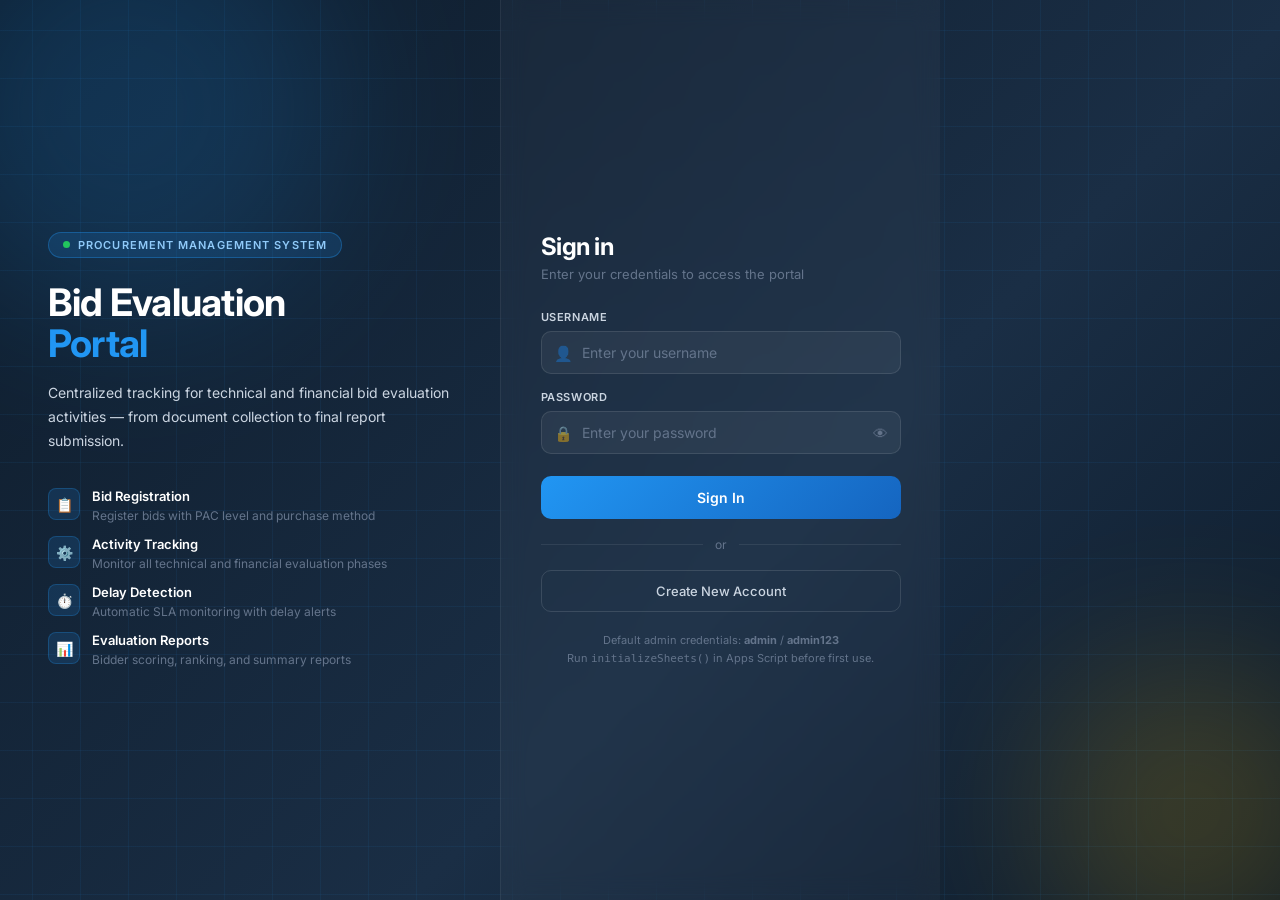
<file: bidDetail.html>
<!DOCTYPE html>
<html lang="en">
<head>
<meta charset="UTF-8"/>
<meta name="viewport" content="width=device-width, initial-scale=1.0"/>
<title>Bid Evaluation Portal — Bid Detail</title>
<script src="apps.js"></script>
<style>
  @import url('https://fonts.googleapis.com/css2?family=Inter:wght@300;400;500;600;700&family=JetBrains+Mono:wght@500&display=swap');

  *, *::before, *::after { box-sizing: border-box; margin: 0; padding: 0; }

  :root {
    --navy:        #0D1B2A;
    --navy-mid:    #1A2E45;
    --navy-light:  #243B55;
    --navy-card:   #162032;
    --accent:      #2196F3;
    --accent-dark: #1565C0;
    --gold:        #FFC107;
    --white:       #FFFFFF;
    --grey-300:    #CBD5E1;
    --grey-500:    #64748B;
    --danger:      #EF4444;
    --warning:     #F59E0B;
    --success:     #22C55E;
    --radius:      10px;
    --radius-lg:   16px;
    --sidebar-w:   240px;
  }

  html, body { height: 100%; font-family: 'Inter', sans-serif; background: var(--navy); color: var(--white); }
  .app { display: flex; height: 100vh; }

  /* ── Sidebar ── */
  .sidebar { width: var(--sidebar-w); background: var(--navy-card); border-right: 1px solid rgba(255,255,255,0.06); display: flex; flex-direction: column; flex-shrink: 0; }
  .sidebar-logo { padding: 22px 20px 18px; border-bottom: 1px solid rgba(255,255,255,0.06); }
  .logo-mark { display: flex; align-items: center; gap: 10px; cursor: pointer; }
  .logo-icon { width: 36px; height: 36px; background: linear-gradient(135deg, var(--accent), var(--accent-dark)); border-radius: 9px; display: flex; align-items: center; justify-content: center; font-size: 18px; }
  .logo-text { font-size: 14px; font-weight: 700; line-height: 1.2; }
  .logo-text span { display: block; font-size: 10px; font-weight: 400; color: var(--grey-500); letter-spacing: 0.05em; }
  .sidebar-nav { flex: 1; padding: 16px 10px; display: flex; flex-direction: column; gap: 2px; }
  .nav-section-label { font-size: 10px; font-weight: 600; letter-spacing: 0.1em; text-transform: uppercase; color: var(--grey-500); padding: 12px 10px 6px; }
  .nav-item { display: flex; align-items: center; gap: 10px; padding: 10px 12px; border-radius: 8px; font-size: 13px; font-weight: 500; color: var(--grey-300); cursor: pointer; transition: all 0.15s; border: none; background: none; width: 100%; text-align: left; }
  .nav-item:hover { background: rgba(255,255,255,0.05); color: var(--white); }
  .nav-item.active { background: rgba(33,150,243,0.15); color: var(--accent); }
  .nav-item .icon { font-size: 16px; width: 20px; text-align: center; }
  .sidebar-user { padding: 14px 16px; border-top: 1px solid rgba(255,255,255,0.06); display: flex; align-items: center; gap: 10px; }
  .user-avatar { width: 34px; height: 34px; border-radius: 50%; background: linear-gradient(135deg, var(--accent), var(--accent-dark)); display: flex; align-items: center; justify-content: center; font-size: 14px; font-weight: 700; flex-shrink: 0; }
  .user-info { flex: 1; min-width: 0; }
  .user-info strong { display: block; font-size: 12px; font-weight: 600; white-space: nowrap; overflow: hidden; text-overflow: ellipsis; }
  .user-info span { font-size: 11px; color: var(--grey-500); }
  .btn-logout { background: none; border: none; color: var(--grey-500); cursor: pointer; font-size: 16px; padding: 4px; transition: color 0.15s; }
  .btn-logout:hover { color: var(--danger); }

  /* ── Main ── */
  .main { flex: 1; display: flex; flex-direction: column; overflow: hidden; }
  .topbar { padding: 14px 28px; border-bottom: 1px solid rgba(255,255,255,0.06); display: flex; align-items: center; gap: 16px; background: var(--navy-card); flex-shrink: 0; }
  .topbar-left { flex: 1; }
  .topbar-left h1 { font-size: 17px; font-weight: 700; }
  .breadcrumb { font-size: 12px; color: var(--grey-500); display: flex; align-items: center; gap: 5px; margin-top: 2px; }
  .breadcrumb a { color: var(--accent); cursor: pointer; }
  .breadcrumb a:hover { text-decoration: underline; }
  .btn { display: inline-flex; align-items: center; gap: 6px; padding: 8px 16px; border-radius: 8px; font-size: 13px; font-weight: 600; cursor: pointer; border: none; transition: all 0.15s; font-family: 'Inter', sans-serif; }
  .btn-primary { background: linear-gradient(135deg, var(--accent), var(--accent-dark)); color: var(--white); }
  .btn-primary:hover:not(:disabled) { opacity: 0.88; }
  .btn-primary:disabled { opacity: 0.5; cursor: not-allowed; }
  .btn-outline { background: transparent; border: 1px solid rgba(255,255,255,0.12); color: var(--grey-300); }
  .btn-outline:hover { background: rgba(255,255,255,0.05); color: var(--white); }
  .btn-success { background: linear-gradient(135deg, #22C55E, #16A34A); color: var(--white); }
  .btn-success:hover { opacity: 0.88; }

  /* ── Tab bar ── */
  .tab-bar { display: flex; gap: 0; border-bottom: 1px solid rgba(255,255,255,0.06); background: var(--navy-card); padding: 0 28px; flex-shrink: 0; }
  .tab-btn { padding: 13px 20px; font-size: 13px; font-weight: 600; color: var(--grey-500); border: none; background: none; cursor: pointer; border-bottom: 2px solid transparent; transition: all 0.15s; font-family: 'Inter', sans-serif; display: flex; align-items: center; gap: 7px; }
  .tab-btn:hover { color: var(--grey-300); }
  .tab-btn.active { color: var(--accent); border-bottom-color: var(--accent); }
  .tab-badge { background: var(--danger); color: var(--white); font-size: 10px; font-weight: 700; padding: 1px 5px; border-radius: 8px; }

  /* ── Content ── */
  .content { flex: 1; overflow-y: auto; padding: 24px 28px; }
  .tab-panel { display: none; }
  .tab-panel.active { display: block; }

  /* ── Bid header card ── */
  .bid-header-card {
    background: var(--navy-card); border: 1px solid rgba(255,255,255,0.06);
    border-radius: var(--radius-lg); padding: 22px 26px; margin-bottom: 22px;
    display: flex; align-items: flex-start; gap: 24px; flex-wrap: wrap;
  }
  .bid-header-main { flex: 1; min-width: 200px; }
  .bid-num { font-family: 'JetBrains Mono', monospace; font-size: 13px; color: var(--accent); font-weight: 500; margin-bottom: 5px; }
  .bid-title { font-size: 20px; font-weight: 700; margin-bottom: 12px; }
  .bid-meta { display: flex; flex-wrap: wrap; gap: 10px; }
  .meta-chip { display: inline-flex; align-items: center; gap: 5px; padding: 4px 12px; border-radius: 20px; font-size: 12px; font-weight: 600; }
  .chip-blue   { background: rgba(33,150,243,0.15); color: #90CAF9; }
  .chip-orange { background: rgba(245,158,11,0.15); color: #FCD34D; }
  .chip-green  { background: rgba(34,197,94,0.15);  color: #86EFAC; }
  .chip-red    { background: rgba(239,68,68,0.15);  color: #FCA5A5; }
  .chip-purple { background: rgba(139,92,246,0.15); color: #C4B5FD; }
  .chip-grey   { background: rgba(100,116,139,0.15); color: var(--grey-300); }
  .bid-header-progress { text-align: center; min-width: 110px; }
  .circle-progress { position: relative; width: 90px; height: 90px; margin: 0 auto 8px; }
  .circle-progress svg { transform: rotate(-90deg); }
  .circle-bg    { fill: none; stroke: rgba(255,255,255,0.07); stroke-width: 8; }
  .circle-fill  { fill: none; stroke-width: 8; stroke-linecap: round; transition: stroke-dashoffset 0.6s ease; }
  .circle-text  { position: absolute; inset: 0; display: flex; align-items: center; justify-content: center; font-size: 18px; font-weight: 700; }
  .progress-label { font-size: 11px; color: var(--grey-500); font-weight: 500; }

  /* ── Section card ── */
  .section-card { background: var(--navy-card); border: 1px solid rgba(255,255,255,0.06); border-radius: var(--radius-lg); padding: 22px 24px; margin-bottom: 20px; }
  .section-card-title { display: flex; align-items: center; justify-content: space-between; margin-bottom: 20px; padding-bottom: 14px; border-bottom: 1px solid rgba(255,255,255,0.06); }
  .section-card-title h3 { font-size: 14px; font-weight: 700; display: flex; align-items: center; gap: 8px; color: var(--grey-300); }

  /* ── Activity grid ── */
  .activity-grid { display: grid; grid-template-columns: 1fr 1fr; gap: 16px; }
  .activity-item {
    background: rgba(255,255,255,0.03); border: 1px solid rgba(255,255,255,0.07);
    border-radius: var(--radius); padding: 16px 18px;
    transition: border-color 0.2s;
  }
  .activity-item:hover { border-color: rgba(33,150,243,0.3); }
  .activity-item.delayed { border-color: rgba(239,68,68,0.4); background: rgba(239,68,68,0.04); }
  .activity-item.completed { border-color: rgba(34,197,94,0.3); background: rgba(34,197,94,0.04); }

  .act-header { display: flex; align-items: center; justify-content: space-between; margin-bottom: 12px; }
  .act-title { font-size: 13px; font-weight: 600; display: flex; align-items: center; gap: 7px; }
  .act-status-chip { font-size: 11px; font-weight: 600; padding: 3px 10px; border-radius: 12px; }
  .status-pending   { background: rgba(100,116,139,0.2); color: var(--grey-300); }
  .status-ongoing   { background: rgba(33,150,243,0.2);  color: #90CAF9; }
  .status-completed { background: rgba(34,197,94,0.2);   color: #86EFAC; }
  .status-delayed   { background: rgba(239,68,68,0.2);   color: #FCA5A5; }

  .act-dates { display: grid; grid-template-columns: 1fr 1fr; gap: 10px; margin-bottom: 10px; }
  .act-date-field label { display: block; font-size: 10px; font-weight: 600; letter-spacing: 0.06em; text-transform: uppercase; color: var(--grey-500); margin-bottom: 5px; }
  .act-date-field input[type="date"] { width: 100%; background: rgba(255,255,255,0.05); border: 1px solid rgba(255,255,255,0.1); border-radius: 7px; padding: 7px 10px; font-size: 12px; color: var(--white); font-family: 'Inter', sans-serif; outline: none; transition: border-color 0.2s; }
  .act-date-field input:focus { border-color: var(--accent); }

  .act-status-row { display: flex; align-items: center; gap: 8px; }
  .act-status-row label { font-size: 10px; font-weight: 600; text-transform: uppercase; letter-spacing: 0.06em; color: var(--grey-500); white-space: nowrap; }
  .act-status-row select { flex: 1; background: rgba(255,255,255,0.05); border: 1px solid rgba(255,255,255,0.1); border-radius: 7px; padding: 7px 10px; font-size: 12px; color: var(--white); font-family: 'Inter', sans-serif; outline: none; cursor: pointer; }
  .act-status-row select option { background: var(--navy-mid); }
  .act-status-row select:focus { border-color: var(--accent); }

  .delay-warning { display: flex; align-items: center; gap: 6px; margin-top: 8px; font-size: 11px; color: #FCA5A5; font-weight: 600; }

  /* ── Bidder table ── */
  .table-wrap { overflow-x: auto; }
  table { width: 100%; border-collapse: collapse; }
  thead th { padding: 10px 14px; text-align: left; font-size: 11px; font-weight: 600; letter-spacing: 0.06em; text-transform: uppercase; color: var(--grey-500); border-bottom: 1px solid rgba(255,255,255,0.07); white-space: nowrap; }
  tbody tr { border-bottom: 1px solid rgba(255,255,255,0.04); transition: background 0.12s; }
  tbody tr:last-child { border-bottom: none; }
  tbody tr:hover { background: rgba(255,255,255,0.02); }
  tbody td { padding: 12px 14px; font-size: 13px; vertical-align: middle; }
  .rank-badge { width: 26px; height: 26px; border-radius: 50%; display: flex; align-items: center; justify-content: center; font-size: 11px; font-weight: 700; }
  .rank-1 { background: #FFC107; color: #000; }
  .rank-2 { background: #94A3B8; color: #000; }
  .rank-3 { background: #CD7F32; color: #fff; }
  .rank-n { background: rgba(255,255,255,0.08); color: var(--grey-300); }
  .score-bar-wrap { display: flex; align-items: center; gap: 8px; }
  .score-bar { flex: 1; height: 6px; background: rgba(255,255,255,0.07); border-radius: 3px; overflow: hidden; min-width: 60px; }
  .score-bar-fill { height: 100%; border-radius: 3px; background: linear-gradient(90deg, var(--accent), var(--accent-dark)); }
  .recommended-star { color: var(--gold); font-size: 14px; }

  /* Inline edit fields for bidder table */
  .inline-input { background: rgba(255,255,255,0.05); border: 1px solid rgba(255,255,255,0.1); border-radius: 6px; padding: 5px 8px; font-size: 12px; color: var(--white); font-family: 'Inter', sans-serif; outline: none; width: 100%; }
  .inline-input:focus { border-color: var(--accent); }
  .inline-select { background: rgba(255,255,255,0.05); border: 1px solid rgba(255,255,255,0.1); border-radius: 6px; padding: 5px 8px; font-size: 12px; color: var(--white); font-family: 'Inter', sans-serif; outline: none; cursor: pointer; }
  .inline-select option { background: var(--navy-mid); }

  /* ── Clarification table ── */
  .clarif-status { font-size: 11px; font-weight: 600; padding: 3px 10px; border-radius: 12px; }
  .clarif-pending    { background: rgba(245,158,11,0.2);  color: #FCD34D; }
  .clarif-responded  { background: rgba(33,150,243,0.2);  color: #90CAF9; }
  .clarif-closed     { background: rgba(34,197,94,0.2);   color: #86EFAC; }

  /* ── Add row button ── */
  .btn-add-row { display: inline-flex; align-items: center; gap: 7px; margin-top: 14px; padding: 8px 14px; background: rgba(33,150,243,0.1); border: 1px dashed rgba(33,150,243,0.35); border-radius: 8px; color: var(--accent); font-size: 12px; font-weight: 600; cursor: pointer; transition: all 0.15s; font-family: 'Inter', sans-serif; }
  .btn-add-row:hover { background: rgba(33,150,243,0.18); }
  .btn-remove-row { background: none; border: 1px solid rgba(239,68,68,0.25); color: var(--danger); border-radius: 5px; padding: 4px 8px; cursor: pointer; font-size: 11px; transition: all 0.15s; }
  .btn-remove-row:hover { background: rgba(239,68,68,0.1); }

  /* ── Save bar ── */
  .save-bar { display: flex; align-items: center; gap: 10px; padding: 14px 28px; border-top: 1px solid rgba(255,255,255,0.06); background: var(--navy-card); flex-shrink: 0; }
  .save-hint { font-size: 12px; color: var(--grey-500); flex: 1; }

  /* ── Toast ── */
  #toast { position: fixed; bottom: 24px; right: 24px; z-index: 9999; background: var(--navy-light); border: 1px solid rgba(255,255,255,0.1); border-radius: 10px; padding: 12px 18px; font-size: 13px; font-weight: 500; display: flex; align-items: center; gap: 10px; box-shadow: 0 8px 32px rgba(0,0,0,0.4); transform: translateY(70px); opacity: 0; transition: all 0.3s; max-width: 320px; }
  #toast.show { transform: translateY(0); opacity: 1; }

  /* ── Loading overlay ── */
  .loading-overlay { display: flex; align-items: center; justify-content: center; padding: 60px; color: var(--grey-500); gap: 12px; font-size: 14px; }
  .spinner { display: inline-block; width: 22px; height: 22px; border: 2px solid rgba(255,255,255,0.15); border-top-color: var(--accent); border-radius: 50%; animation: spin 0.7s linear infinite; }
  @keyframes spin { to { transform: rotate(360deg); } }
  .spinner-sm { width: 14px; height: 14px; border-width: 2px; }

  /* Empty state */
  .empty-state { padding: 40px; text-align: center; color: var(--grey-500); font-size: 13px; }
  .empty-icon { font-size: 36px; margin-bottom: 10px; }

  @media (max-width: 900px) {
    .sidebar { display: none; }
    .activity-grid { grid-template-columns: 1fr; }
  }
</style>
</head>
<body>

<div class="app">

  <!-- ── Sidebar ── -->
  <aside class="sidebar">
    <div class="sidebar-logo">
      <div class="logo-mark" onclick="goTo('dashboard')">
        <div class="logo-icon">📋</div>
        <div class="logo-text">BidEval<span>Procurement Portal</span></div>
      </div>
    </div>
    <nav class="sidebar-nav">
      <div class="nav-section-label">Main</div>
      <button class="nav-item" onclick="goTo('dashboard')"><span class="icon">🏠</span> Dashboard</button>
      <button class="nav-item" onclick="goTo('register')"><span class="icon">➕</span> Register New Bid</button>
      <button class="nav-item" onclick="goTo('report')"><span class="icon">📊</span> Reports</button>
      <div class="nav-section-label">Current Bid</div>
      <button class="nav-item active"><span class="icon">📁</span> Bid Detail</button>
    </nav>
    <div class="sidebar-user">
      <div class="user-avatar" id="userAvatar">A</div>
      <div class="user-info">
        <strong id="userNameSidebar">—</strong>
        <span id="userRoleSidebar">—</span>
      </div>
      <button class="btn-logout" onclick="doLogout()" title="Sign out">⏻</button>
    </div>
  </aside>

  <!-- ── Main ── -->
  <div class="main">

    <!-- Topbar -->
    <div class="topbar">
      <div class="topbar-left">
        <h1 id="topbarTitle">Bid Detail</h1>
        <div class="breadcrumb">
          <a onclick="goTo('dashboard')">Dashboard</a> › <span id="breadcrumbBidName">Loading…</span>
        </div>
      </div>
      <button class="btn btn-outline" onclick="loadBid()">↺ Refresh</button>
    </div>

    <!-- Tab bar -->
    <div class="tab-bar">
      <button class="tab-btn active" onclick="switchTab('overview',    this)">📋 Overview</button>
      <button class="tab-btn"        onclick="switchTab('technical',   this)">🔬 Technical Evaluation</button>
      <button class="tab-btn"        onclick="switchTab('financial',   this)">💰 Financial Evaluation</button>
      <button class="tab-btn"        onclick="switchTab('bidders',     this)">🏢 Bidders</button>
      <button class="tab-btn"        onclick="switchTab('clarifications', this)">❓ Clarifications <span class="tab-badge" id="clarifBadge" style="display:none">0</span></button>
    </div>

    <!-- Content -->
    <div class="content" id="mainContent">

      <!-- ══ OVERVIEW TAB ══ -->
      <div class="tab-panel active" id="tab-overview">
        <div id="overviewLoading" class="loading-overlay"><div class="spinner"></div> Loading bid…</div>
        <div id="overviewContent" style="display:none">

          <!-- Bid header -->
          <div class="bid-header-card">
            <div class="bid-header-main">
              <div class="bid-num" id="ovBidNum">—</div>
              <div class="bid-title" id="ovBidName">—</div>
              <div class="bid-meta">
                <span class="meta-chip chip-blue"   id="ovPac">—</span>
                <span class="meta-chip chip-purple" id="ovMethod">—</span>
                <span class="meta-chip"             id="ovPhase">—</span>
                <span class="meta-chip"             id="ovStatus">—</span>
              </div>
            </div>
            <div class="bid-header-progress">
              <div class="circle-progress">
                <svg viewBox="0 0 90 90" width="90" height="90">
                  <circle class="circle-bg"   cx="45" cy="45" r="38"/>
                  <circle class="circle-fill" cx="45" cy="45" r="38" id="circleArc"
                    stroke="#2196F3"
                    stroke-dasharray="238.76"
                    stroke-dashoffset="238.76"/>
                </svg>
                <div class="circle-text" id="circleText">0%</div>
              </div>
              <div class="progress-label">Overall Progress</div>
            </div>
          </div>

          <!-- Delay alerts -->
          <div id="delayAlerts"></div>

          <!-- Mini activity summary -->
          <div class="section-card">
            <div class="section-card-title">
              <h3>⚡ Activity Summary</h3>
            </div>
            <div id="activitySummary"></div>
          </div>

        </div>
      </div>

      <!-- ══ TECHNICAL TAB ══ -->
      <div class="tab-panel" id="tab-technical">
        <div class="section-card">
          <div class="section-card-title">
            <h3>🔬 Technical Evaluation Activities</h3>
            <button class="btn btn-primary" onclick="saveTechActivities()">
              <span id="techSaveTxt">💾 Save Changes</span>
              <span id="techSaveSpinner" style="display:none" class="spinner spinner-sm"></span>
            </button>
          </div>
          <div class="activity-grid">

            <!-- Tech Doc Collection -->
            <div class="activity-item" id="act-tech-doc">
              <div class="act-header">
                <div class="act-title">📄 Technical Document Collection</div>
                <span class="act-status-chip" id="chip-tech-doc">Pending</span>
              </div>
              <div class="act-dates">
                <div class="act-date-field">
                  <label>Start Date</label>
                  <input type="date" id="techDocStart" onchange="refreshChip('tech-doc')"/>
                </div>
                <div class="act-date-field">
                  <label>End Date</label>
                  <input type="date" id="techDocEnd" onchange="refreshChip('tech-doc')"/>
                </div>
              </div>
              <div class="act-status-row">
                <label>Status</label>
                <select id="techDocStatus" onchange="refreshChip('tech-doc')">
                  <option value="PENDING">Pending</option>
                  <option value="ONGOING">Ongoing</option>
                  <option value="COMPLETED">Completed</option>
                </select>
              </div>
              <div id="delay-tech-doc" class="delay-warning" style="display:none">⚠ Activity delayed</div>
            </div>

            <!-- Clarification -->
            <div class="activity-item" id="act-clarification">
              <div class="act-header">
                <div class="act-title">❓ Clarification Request</div>
                <span class="act-status-chip" id="chip-clarification">Pending</span>
              </div>
              <div class="act-dates">
                <div class="act-date-field">
                  <label>Start Date</label>
                  <input type="date" id="clarificationStart" onchange="refreshChip('clarification')"/>
                </div>
                <div class="act-date-field">
                  <label>End Date</label>
                  <input type="date" id="clarificationEnd" onchange="refreshChip('clarification')"/>
                </div>
              </div>
              <div class="act-status-row">
                <label>Status</label>
                <select id="clarificationStatus" onchange="refreshChip('clarification')">
                  <option value="PENDING">Pending</option>
                  <option value="ONGOING">Ongoing</option>
                  <option value="COMPLETED">Completed</option>
                  <option value="N/A">N/A (No Clarification)</option>
                </select>
              </div>
              <div id="delay-clarification" class="delay-warning" style="display:none">⚠ Activity delayed</div>
            </div>

            <!-- Tech Eval Progress -->
            <div class="activity-item" id="act-eval-progress">
              <div class="act-header">
                <div class="act-title">📊 Technical Evaluation Progress</div>
                <span class="act-status-chip" id="chip-eval-progress">Pending</span>
              </div>
              <div class="act-dates">
                <div class="act-date-field">
                  <label>Start Date</label>
                  <input type="date" id="evalProgressStart" onchange="refreshChip('eval-progress')"/>
                </div>
                <div class="act-date-field">
                  <label>End Date</label>
                  <input type="date" id="evalProgressEnd" onchange="refreshChip('eval-progress')"/>
                </div>
              </div>
              <div class="act-status-row">
                <label>Status</label>
                <select id="evalProgressStatus" onchange="refreshChip('eval-progress')">
                  <option value="PENDING">Pending</option>
                  <option value="ONGOING">Ongoing</option>
                  <option value="COMPLETED">Completed</option>
                </select>
              </div>
              <div id="delay-eval-progress" class="delay-warning" style="display:none">⚠ Activity delayed</div>
            </div>

            <!-- Tech Eval Report -->
            <div class="activity-item" id="act-eval-report">
              <div class="act-header">
                <div class="act-title">📋 Technical Evaluation Report Submittal</div>
                <span class="act-status-chip" id="chip-eval-report">Pending</span>
              </div>
              <div class="act-dates">
                <div class="act-date-field">
                  <label>Start Date</label>
                  <input type="date" id="evalReportStart" onchange="refreshChip('eval-report')"/>
                </div>
                <div class="act-date-field">
                  <label>End Date</label>
                  <input type="date" id="evalReportEnd" onchange="refreshChip('eval-report')"/>
                </div>
              </div>
              <div class="act-status-row">
                <label>Status</label>
                <select id="evalReportStatus" onchange="refreshChip('eval-report')">
                  <option value="PENDING">Pending</option>
                  <option value="ONGOING">Ongoing</option>
                  <option value="COMPLETED">Completed</option>
                </select>
              </div>
              <div id="delay-eval-report" class="delay-warning" style="display:none">⚠ Activity delayed</div>
            </div>

          </div>
        </div>
      </div>

      <!-- ══ FINANCIAL TAB ══ -->
      <div class="tab-panel" id="tab-financial">
        <div class="section-card">
          <div class="section-card-title">
            <h3>💰 Financial Evaluation Activities</h3>
            <button class="btn btn-primary" onclick="saveFinActivities()">
              <span id="finSaveTxt">💾 Save Changes</span>
              <span id="finSaveSpinner" style="display:none" class="spinner spinner-sm"></span>
            </button>
          </div>
          <div class="activity-grid">

            <!-- Fin Doc Collection -->
            <div class="activity-item" id="act-fin-doc">
              <div class="act-header">
                <div class="act-title">📂 Financial Document Collection</div>
                <span class="act-status-chip" id="chip-fin-doc">Pending</span>
              </div>
              <div class="act-dates">
                <div class="act-date-field">
                  <label>Start Date</label>
                  <input type="date" id="finDocStart" onchange="refreshChip('fin-doc')"/>
                </div>
                <div class="act-date-field">
                  <label>End Date</label>
                  <input type="date" id="finDocEnd" onchange="refreshChip('fin-doc')"/>
                </div>
              </div>
              <div class="act-status-row">
                <label>Status</label>
                <select id="finDocStatus" onchange="refreshChip('fin-doc')">
                  <option value="PENDING">Pending</option>
                  <option value="ONGOING">Ongoing</option>
                  <option value="COMPLETED">Completed</option>
                </select>
              </div>
              <div id="delay-fin-doc" class="delay-warning" style="display:none">⚠ Activity delayed</div>
            </div>

            <!-- Eng Estimation -->
            <div class="activity-item" id="act-eng-est">
              <div class="act-header">
                <div class="act-title">🏗 Engineering Estimation & Approved Budget</div>
                <span class="act-status-chip" id="chip-eng-est">Pending</span>
              </div>
              <div class="act-dates">
                <div class="act-date-field">
                  <label>Start Date</label>
                  <input type="date" id="engEstStart" onchange="refreshChip('eng-est')"/>
                </div>
                <div class="act-date-field">
                  <label>End Date</label>
                  <input type="date" id="engEstEnd" onchange="refreshChip('eng-est')"/>
                </div>
              </div>
              <div class="act-status-row">
                <label>Status</label>
                <select id="engEstStatus" onchange="refreshChip('eng-est')">
                  <option value="PENDING">Pending</option>
                  <option value="ONGOING">Ongoing</option>
                  <option value="COMPLETED">Completed</option>
                </select>
              </div>
              <div id="delay-eng-est" class="delay-warning" style="display:none">⚠ Activity delayed</div>
            </div>

            <!-- Doc Authentication -->
            <div class="activity-item" id="act-doc-auth">
              <div class="act-header">
                <div class="act-title">🔏 Document Authentication</div>
                <span class="act-status-chip" id="chip-doc-auth">Pending</span>
              </div>
              <div class="act-dates">
                <div class="act-date-field">
                  <label>Start Date</label>
                  <input type="date" id="docAuthStart" onchange="refreshChip('doc-auth')"/>
                </div>
                <div class="act-date-field">
                  <label>End Date</label>
                  <input type="date" id="docAuthEnd" onchange="refreshChip('doc-auth')"/>
                </div>
              </div>
              <div class="act-status-row">
                <label>Status</label>
                <select id="docAuthStatus" onchange="refreshChip('doc-auth')">
                  <option value="PENDING">Pending</option>
                  <option value="ONGOING">Ongoing</option>
                  <option value="COMPLETED">Completed</option>
                  <option value="N/A">N/A (Not Required)</option>
                </select>
              </div>
              <div id="delay-doc-auth" class="delay-warning" style="display:none">⚠ Activity delayed</div>
            </div>

            <!-- Fin Eval Report -->
            <div class="activity-item" id="act-fin-report">
              <div class="act-header">
                <div class="act-title">📑 Financial Evaluation Report</div>
                <span class="act-status-chip" id="chip-fin-report">Pending</span>
              </div>
              <div class="act-dates">
                <div class="act-date-field">
                  <label>Start Date</label>
                  <input type="date" id="finReportStart" onchange="refreshChip('fin-report')"/>
                </div>
                <div class="act-date-field">
                  <label>End Date</label>
                  <input type="date" id="finReportEnd" onchange="refreshChip('fin-report')"/>
                </div>
              </div>
              <div class="act-status-row">
                <label>Status</label>
                <select id="finReportStatus" onchange="refreshChip('fin-report')">
                  <option value="PENDING">Pending</option>
                  <option value="ONGOING">Ongoing</option>
                  <option value="COMPLETED">Completed</option>
                </select>
              </div>
              <div id="delay-fin-report" class="delay-warning" style="display:none">⚠ Activity delayed</div>
            </div>

          </div>
        </div>
      </div>

      <!-- ══ BIDDERS TAB ══ -->
      <div class="tab-panel" id="tab-bidders">
        <div class="section-card">
          <div class="section-card-title">
            <h3>🏢 Bidders & Scores</h3>
            <button class="btn btn-primary" onclick="saveBidders()">
              <span id="bidderSaveTxt">💾 Save Bidders</span>
              <span id="bidderSaveSpinner" style="display:none" class="spinner spinner-sm"></span>
            </button>
          </div>
          <div class="table-wrap">
            <table>
              <thead>
                <tr>
                  <th>Rank</th>
                  <th>Bidder Name</th>
                  <th>Technical Score</th>
                  <th>Financial Score</th>
                  <th>Total Score</th>
                  <th>Recommended</th>
                  <th>Notes</th>
                  <th></th>
                </tr>
              </thead>
              <tbody id="bidderTableBody"></tbody>
            </table>
          </div>
          <button class="btn-add-row" onclick="addNewBidderRow()">＋ Add Bidder</button>
        </div>
      </div>

      <!-- ══ CLARIFICATIONS TAB ══ -->
      <div class="tab-panel" id="tab-clarifications">
        <div class="section-card">
          <div class="section-card-title">
            <h3>❓ Clarification Requests</h3>
            <button class="btn btn-primary" onclick="saveClarifications()">
              <span id="clarifSaveTxt">💾 Save Clarifications</span>
              <span id="clarifSaveSpinner" style="display:none" class="spinner spinner-sm"></span>
            </button>
          </div>
          <div class="table-wrap">
            <table>
              <thead>
                <tr>
                  <th>#</th>
                  <th>Subject</th>
                  <th>Request Date</th>
                  <th>Response Date</th>
                  <th>Status</th>
                  <th>Notes</th>
                  <th></th>
                </tr>
              </thead>
              <tbody id="clarifTableBody"></tbody>
            </table>
          </div>
          <button class="btn-add-row" onclick="addNewClarifRow()">＋ Add Clarification</button>
        </div>
      </div>

    </div><!-- /content -->

    <!-- Save bar -->
    <div class="save-bar">
      <span class="save-hint" id="saveHint">Select a tab and update activities, then click Save Changes.</span>
    </div>

  </div>
</div>

<!-- Toast -->
<div id="toast"><span id="toastIcon"></span><span id="toastMsg"></span></div>

<script>
  // ── Auth ──
  Session.guard();
  const user  = Session.getUser();
  const bidId = localStorage.getItem('currentBidId');
  if (!bidId) { window.location.href = 'dashboard.html'; }

  UI.initUserBar();

  function goTo(p) { window.location.href = p + '.html'; }
  function doLogout() { UI.doLogout(); }

  // ── Tab switching ──
  function switchTab(name, el) {
    document.querySelectorAll('.tab-panel').forEach(p => p.classList.remove('active'));
    document.querySelectorAll('.tab-btn').forEach(b => b.classList.remove('active'));
    document.getElementById('tab-' + name).classList.add('active');
    el.classList.add('active');
    const hints = { overview: 'Bid overview and delay summary.', technical: 'Update technical activity dates and status, then save.', financial: 'Update financial activity dates and status, then save.', bidders: 'Edit bidder scores and ranking, then save.', clarifications: 'Track clarification requests, then save.' };
    document.getElementById('saveHint').textContent = hints[name] || '';
  }

  // ── Load bid ──
  let currentBid = null;
  let newBidderRows = [];
  let newClarifRows = [];

  function loadBid() {
    document.getElementById('overviewLoading').style.display = 'flex';
    document.getElementById('overviewContent').style.display = 'none';
    BidAPI.getBidById(bidId).then(onBidLoaded).catch(err => showToast('Error: ' + err.message, 'error'));
  }

  function onBidLoaded(result) {
    if (!result.success) { showToast(result.message, 'error'); return; }
    currentBid = result.bid;
    renderOverview();
    renderTechActivities();
    renderFinActivities();
    renderBidders();
    renderClarifications();
    document.getElementById('overviewLoading').style.display = 'none';
    document.getElementById('overviewContent').style.display = 'block';
  }

  // ── Overview ──
  function renderOverview() {
    const b = currentBid;
    document.getElementById('topbarTitle').textContent      = b.BID_NAME || 'Bid Detail';
    document.getElementById('breadcrumbBidName').textContent= b.BID_NAME || b.BID_NUMBER;
    document.getElementById('ovBidNum').textContent  = b.BID_NUMBER;
    document.getElementById('ovBidName').textContent = b.BID_NAME;
    document.getElementById('ovPac').textContent     = b.PAC_LEVEL;
    document.getElementById('ovMethod').textContent  = b.PURCHASE_METHOD;

    const phaseEl  = document.getElementById('ovPhase');
    const statusEl = document.getElementById('ovStatus');
    phaseEl.textContent  = b.CURRENT_PHASE === 'TECHNICAL' ? '🔬 Technical Phase' : b.CURRENT_PHASE === 'FINANCIAL' ? '💰 Financial Phase' : '✅ Completed';
    phaseEl.className    = 'meta-chip ' + (b.CURRENT_PHASE === 'TECHNICAL' ? 'chip-blue' : b.CURRENT_PHASE === 'FINANCIAL' ? 'chip-orange' : 'chip-green');
    statusEl.textContent = b.STATUS;
    statusEl.className   = 'meta-chip ' + (b.STATUS === 'COMPLETED' ? 'chip-green' : b.STATUS === 'ACTIVE' ? 'chip-blue' : 'chip-grey');

    // Progress circle
    const pct = b.overallProgress || 0;
    const circ = 2 * Math.PI * 38;
    const offset = circ - (pct / 100) * circ;
    document.getElementById('circleArc').style.strokeDashoffset = offset;
    document.getElementById('circleArc').style.stroke = pct >= 75 ? '#22C55E' : pct >= 40 ? '#F59E0B' : '#2196F3';
    document.getElementById('circleText').textContent = pct + '%';

    // Delay alerts
    const da = document.getElementById('delayAlerts');
    if (b.delays && b.delays.length) {
      da.innerHTML = b.delays.map(d => `
        <div style="background:rgba(239,68,68,0.1);border:1px solid rgba(239,68,68,0.3);border-radius:10px;padding:12px 16px;margin-bottom:10px;display:flex;align-items:center;gap:10px;font-size:13px;">
          <span style="font-size:18px">⚠️</span>
          <div>
            <strong style="color:#FCA5A5">${d.activity}</strong>
            <span style="color:var(--grey-300);margin-left:8px">— ${d.daysDelayed} day(s) overdue</span>
          </div>
        </div>`).join('');
    } else {
      da.innerHTML = `<div style="background:rgba(34,197,94,0.08);border:1px solid rgba(34,197,94,0.25);border-radius:10px;padding:12px 16px;margin-bottom:10px;display:flex;align-items:center;gap:10px;font-size:13px;color:#86EFAC;">✔ All activities are on track.</div>`;
    }

    // Activity summary table
    const ta = b.techActivities || {};
    const fa = b.finActivities  || {};
    const acts = [
      { label: 'Tech Doc Collection',      status: ta.TECH_DOC_STATUS },
      { label: 'Clarification',            status: ta.CLARIFICATION_STATUS },
      { label: 'Tech Eval Progress',        status: ta.EVAL_PROGRESS_STATUS },
      { label: 'Tech Eval Report',          status: ta.EVAL_REPORT_STATUS },
      { label: 'Fin Doc Collection',        status: fa.FIN_DOC_STATUS },
      { label: 'Eng Estimation & Budget',   status: fa.ENG_EST_STATUS },
      { label: 'Doc Authentication',        status: fa.DOC_AUTH_STATUS },
      { label: 'Financial Eval Report',     status: fa.FIN_REPORT_STATUS }
    ];
    document.getElementById('activitySummary').innerHTML = `
      <div style="display:grid;grid-template-columns:1fr 1fr;gap:10px">
        ${acts.map(a => {
          const s = a.status || 'PENDING';
          const cls = s === 'COMPLETED' ? 'status-completed' : s === 'ONGOING' ? 'status-ongoing' : s === 'N/A' ? 'status-pending' : 'status-pending';
          const icon = s === 'COMPLETED' ? '✅' : s === 'ONGOING' ? '🔄' : '⏳';
          return `<div style="display:flex;align-items:center;justify-content:space-between;padding:10px 14px;background:rgba(255,255,255,0.03);border-radius:8px;border:1px solid rgba(255,255,255,0.06)">
            <span style="font-size:13px;color:var(--grey-300)">${icon} ${a.label}</span>
            <span class="act-status-chip ${cls}">${s}</span>
          </div>`;
        }).join('')}
      </div>`;
  }

  // ── Tech Activities ──
  function renderTechActivities() {
    const ta = currentBid.techActivities || {};
    setDateVal('techDocStart',        ta.TECH_DOC_START);
    setDateVal('techDocEnd',          ta.TECH_DOC_END);
    setSelectVal('techDocStatus',     ta.TECH_DOC_STATUS     || 'PENDING');
    setDateVal('clarificationStart',  ta.CLARIFICATION_START);
    setDateVal('clarificationEnd',    ta.CLARIFICATION_END);
    setSelectVal('clarificationStatus', ta.CLARIFICATION_STATUS || 'PENDING');
    setDateVal('evalProgressStart',   ta.EVAL_PROGRESS_START);
    setDateVal('evalProgressEnd',     ta.EVAL_PROGRESS_END);
    setSelectVal('evalProgressStatus',ta.EVAL_PROGRESS_STATUS || 'PENDING');
    setDateVal('evalReportStart',     ta.EVAL_REPORT_START);
    setDateVal('evalReportEnd',       ta.EVAL_REPORT_END);
    setSelectVal('evalReportStatus',  ta.EVAL_REPORT_STATUS  || 'PENDING');
    ['tech-doc','clarification','eval-progress','eval-report'].forEach(refreshChip);
    checkDelays();
  }

  function saveTechActivities() {
    setSaving('tech', true);
    const data = {
      bidId              : bidId,
      techDocStart       : document.getElementById('techDocStart').value,
      techDocEnd         : document.getElementById('techDocEnd').value,
      techDocStatus      : document.getElementById('techDocStatus').value,
      clarificationStart : document.getElementById('clarificationStart').value,
      clarificationEnd   : document.getElementById('clarificationEnd').value,
      clarificationStatus: document.getElementById('clarificationStatus').value,
      evalProgressStart  : document.getElementById('evalProgressStart').value,
      evalProgressEnd    : document.getElementById('evalProgressEnd').value,
      evalProgressStatus : document.getElementById('evalProgressStatus').value,
      evalReportStart    : document.getElementById('evalReportStart').value,
      evalReportEnd      : document.getElementById('evalReportEnd').value,
      evalReportStatus   : document.getElementById('evalReportStatus').value
    };
    ActivityAPI.updateTechActivities(data)
      .then(res => { setSaving('tech', false); if (res.success) { showToast('Technical activities saved.', 'success'); loadBid(); } else showToast(res.message, 'error'); })
      .catch(err => { setSaving('tech', false); showToast(err.message, 'error'); });
  }

  // ── Financial Activities ──
  function renderFinActivities() {
    const fa = currentBid.finActivities || {};
    setDateVal('finDocStart',     fa.FIN_DOC_START);
    setDateVal('finDocEnd',       fa.FIN_DOC_END);
    setSelectVal('finDocStatus',  fa.FIN_DOC_STATUS  || 'PENDING');
    setDateVal('engEstStart',     fa.ENG_EST_START);
    setDateVal('engEstEnd',       fa.ENG_EST_END);
    setSelectVal('engEstStatus',  fa.ENG_EST_STATUS  || 'PENDING');
    setDateVal('docAuthStart',    fa.DOC_AUTH_START);
    setDateVal('docAuthEnd',      fa.DOC_AUTH_END);
    setSelectVal('docAuthStatus', fa.DOC_AUTH_STATUS || 'PENDING');
    setDateVal('finReportStart',  fa.FIN_REPORT_START);
    setDateVal('finReportEnd',    fa.FIN_REPORT_END);
    setSelectVal('finReportStatus', fa.FIN_REPORT_STATUS || 'PENDING');
    ['fin-doc','eng-est','doc-auth','fin-report'].forEach(refreshChip);
  }

  function saveFinActivities() {
    setSaving('fin', true);
    const data = {
      bidId          : bidId,
      finDocStart    : document.getElementById('finDocStart').value,
      finDocEnd      : document.getElementById('finDocEnd').value,
      finDocStatus   : document.getElementById('finDocStatus').value,
      engEstStart    : document.getElementById('engEstStart').value,
      engEstEnd      : document.getElementById('engEstEnd').value,
      engEstStatus   : document.getElementById('engEstStatus').value,
      docAuthStart   : document.getElementById('docAuthStart').value,
      docAuthEnd     : document.getElementById('docAuthEnd').value,
      docAuthStatus  : document.getElementById('docAuthStatus').value,
      finReportStart : document.getElementById('finReportStart').value,
      finReportEnd   : document.getElementById('finReportEnd').value,
      finReportStatus: document.getElementById('finReportStatus').value
    };
    ActivityAPI.updateFinActivities(data)
      .then(res => { setSaving('fin', false); if (res.success) { showToast('Financial activities saved.', 'success'); loadBid(); } else showToast(res.message, 'error'); })
      .catch(err => { setSaving('fin', false); showToast(err.message, 'error'); });
  }

  // ── Bidders ──
  let editBidders = [];
  function renderBidders() {
    editBidders = JSON.parse(JSON.stringify(currentBid.bidders || []));
    newBidderRows = [];
    rebuildBidderTable();
  }
  function rebuildBidderTable() {
    const tbody = document.getElementById('bidderTableBody');
    if (!editBidders.length && !newBidderRows.length) {
      tbody.innerHTML = `<tr><td colspan="8"><div class="empty-state"><div class="empty-icon">🏢</div>No bidders added yet.</div></td></tr>`;
      return;
    }
    const allRows = [...editBidders.map(b => ({ ...b, isNew: false })), ...newBidderRows.map(b => ({ ...b, isNew: true }))];
    tbody.innerHTML = allRows.map((b, i) => {
      const rank = b.RANK || (i + 1);
      const rankCls = rank === 1 ? 'rank-1' : rank === 2 ? 'rank-2' : rank === 3 ? 'rank-3' : 'rank-n';
      const maxScore = 200;
      const pct = Math.min(100, ((parseFloat(b.TOTAL_SCORE) || 0) / maxScore) * 100);
      const rid = b.isNew ? 'new_' + b._newId : 'ex_' + b.BIDDER_ID;
      return `<tr>
        <td><div class="rank-badge ${rankCls}">${rank}</div></td>
        <td><input class="inline-input" id="${rid}_name" value="${b.BIDDER_NAME || ''}" placeholder="Bidder name"/></td>
        <td><input class="inline-input" type="number" id="${rid}_tech" value="${b.TECHNICAL_SCORE || 0}" min="0" max="100" style="width:80px" oninput="calcRowTotal('${rid}')"/></td>
        <td><input class="inline-input" type="number" id="${rid}_fin"  value="${b.FINANCIAL_SCORE  || 0}" min="0" max="100" style="width:80px" oninput="calcRowTotal('${rid}')"/></td>
        <td>
          <div class="score-bar-wrap">
            <div class="score-bar"><div class="score-bar-fill" id="${rid}_bar" style="width:${pct}%"></div></div>
            <strong id="${rid}_total" style="font-size:13px;color:var(--gold);min-width:36px">${parseFloat(b.TOTAL_SCORE || 0).toFixed(1)}</strong>
          </div>
        </td>
        <td>
          <select class="inline-select" id="${rid}_rec">
            <option value="NO"  ${b.RECOMMENDED !== 'YES' ? 'selected' : ''}>No</option>
            <option value="YES" ${b.RECOMMENDED === 'YES' ? 'selected' : ''}>★ Yes</option>
          </select>
        </td>
        <td><input class="inline-input" id="${rid}_notes" value="${b.NOTES || ''}" placeholder="Notes…" style="width:120px"/></td>
        <td><button class="btn-remove-row" onclick="removeBidderRow('${rid}', ${b.isNew}, '${b.BIDDER_ID || ''}', ${b._newId || 0})">✕</button></td>
      </tr>`;
    }).join('');
  }
  function calcRowTotal(rid) {
    const t = parseFloat(document.getElementById(rid + '_tech').value) || 0;
    const f = parseFloat(document.getElementById(rid + '_fin').value)  || 0;
    const total = t + f;
    document.getElementById(rid + '_total').textContent = total.toFixed(1);
    const pct = Math.min(100, (total / 200) * 100);
    document.getElementById(rid + '_bar').style.width = pct + '%';
  }
  let newBidderCounter = 0;
  function addNewBidderRow() {
    newBidderCounter++;
    newBidderRows.push({ _newId: newBidderCounter, BIDDER_NAME: '', TECHNICAL_SCORE: 0, FINANCIAL_SCORE: 0, TOTAL_SCORE: 0, RECOMMENDED: 'NO', NOTES: '', RANK: editBidders.length + newBidderRows.length + 1 });
    rebuildBidderTable();
  }
  function removeBidderRow(rid, isNew, bidderId, newId) {
    if (isNew) { newBidderRows = newBidderRows.filter(r => r._newId !== newId); }
    else { editBidders = editBidders.filter(b => b.BIDDER_ID !== bidderId); }
    rebuildBidderTable();
  }
  function saveBidders() {
    setSaving('bidder', true);
    const allRows = [
      ...editBidders.map(b => ({ ...b, isNew: false })),
      ...newBidderRows.map(b => ({ ...b, isNew: true }))
    ];
    const saveQueue = allRows.map(b => {
      const rid = b.isNew ? 'new_' + b._newId : 'ex_' + b.BIDDER_ID;
      return {
        bidId         : bidId,
        bidderId      : b.BIDDER_ID || null,
        bidderName    : (document.getElementById(rid + '_name')  || {}).value || b.BIDDER_NAME,
        technicalScore: (document.getElementById(rid + '_tech')  || {}).value || 0,
        financialScore: (document.getElementById(rid + '_fin')   || {}).value || 0,
        recommended   : (document.getElementById(rid + '_rec')   || {}).value || 'NO',
        notes         : (document.getElementById(rid + '_notes') || {}).value || '',
        isNew         : b.isNew
      };
    }).filter(b => b.bidderName);

    let idx = 0;
    function next() {
      if (idx >= saveQueue.length) { setSaving('bidder', false); showToast('Bidders saved successfully.', 'success'); loadBid(); return; }
      const b = saveQueue[idx++];
      if (b.isNew) {
        BidderAPI.addBidder(b).then(next).catch(e => { setSaving('bidder', false); showToast(e.message, 'error'); });
      } else {
        BidderAPI.updateBidder(b).then(next).catch(e => { setSaving('bidder', false); showToast(e.message, 'error'); });
      }
    }
    next();
  }

  // ── Clarifications ──
  let editClarifs = [];
  function renderClarifications() {
    editClarifs = JSON.parse(JSON.stringify(currentBid.clarifications || []));
    newClarifRows = [];
    const badge = document.getElementById('clarifBadge');
    const pending = editClarifs.filter(c => c.STATUS === 'PENDING').length;
    badge.style.display = pending ? 'inline' : 'none';
    badge.textContent   = pending;
    rebuildClarifTable();
  }
  function rebuildClarifTable() {
    const tbody = document.getElementById('clarifTableBody');
    if (!editClarifs.length && !newClarifRows.length) {
      tbody.innerHTML = `<tr><td colspan="7"><div class="empty-state"><div class="empty-icon">❓</div>No clarifications added.</div></td></tr>`;
      return;
    }
    const allRows = [...editClarifs.map(c => ({ ...c, isNew: false })), ...newClarifRows.map(c => ({ ...c, isNew: true }))];
    tbody.innerHTML = allRows.map((c, i) => {
      const cid = c.isNew ? 'nc_' + c._newId : 'ec_' + c.CLARIFICATION_ID;
      const reqDate = c.REQUEST_DATE  ? new Date(c.REQUEST_DATE).toISOString().split('T')[0]  : '';
      const resDate = c.RESPONSE_DATE ? new Date(c.RESPONSE_DATE).toISOString().split('T')[0] : '';
      const statusCls = c.STATUS === 'RESPONDED' ? 'clarif-responded' : c.STATUS === 'CLOSED' ? 'clarif-closed' : 'clarif-pending';
      return `<tr>
        <td style="color:var(--grey-500);font-size:12px">${i + 1}</td>
        <td><input class="inline-input" id="${cid}_subj"   value="${c.SUBJECT || ''}" placeholder="Clarification subject…" style="width:200px"/></td>
        <td><input class="inline-input" type="date" id="${cid}_req"  value="${reqDate}" style="width:140px"/></td>
        <td><input class="inline-input" type="date" id="${cid}_res"  value="${resDate}" style="width:140px"/></td>
        <td>
          <select class="inline-select" id="${cid}_status">
            <option value="PENDING"    ${c.STATUS === 'PENDING'    ? 'selected' : ''}>Pending</option>
            <option value="RESPONDED"  ${c.STATUS === 'RESPONDED'  ? 'selected' : ''}>Responded</option>
            <option value="CLOSED"     ${c.STATUS === 'CLOSED'     ? 'selected' : ''}>Closed</option>
          </select>
        </td>
        <td><input class="inline-input" id="${cid}_notes" value="${c.NOTES || ''}" placeholder="Notes…" style="width:130px"/></td>
        <td><button class="btn-remove-row" onclick="removeClarifRow('${cid}', ${c.isNew}, '${c.CLARIFICATION_ID || ''}', ${c._newId || 0})">✕</button></td>
      </tr>`;
    }).join('');
  }
  let newClarifCounter = 0;
  function addNewClarifRow() {
    newClarifCounter++;
    newClarifRows.push({ _newId: newClarifCounter, SUBJECT: '', REQUEST_DATE: new Date().toISOString().split('T')[0], RESPONSE_DATE: '', STATUS: 'PENDING', NOTES: '' });
    rebuildClarifTable();
  }
  function removeClarifRow(cid, isNew, clarifId, newId) {
    if (isNew) { newClarifRows = newClarifRows.filter(r => r._newId !== newId); }
    else { editClarifs = editClarifs.filter(c => c.CLARIFICATION_ID !== clarifId); }
    rebuildClarifTable();
  }
  function saveClarifications() {
    setSaving('clarif', true);
    const allRows = [...editClarifs.map(c => ({ ...c, isNew: false })), ...newClarifRows.map(c => ({ ...c, isNew: true }))];
    const saveQueue = allRows.map(c => {
      const cid = c.isNew ? 'nc_' + c._newId : 'ec_' + c.CLARIFICATION_ID;
      return {
        bidId          : bidId,
        clarificationId: c.CLARIFICATION_ID || null,
        subject        : (document.getElementById(cid + '_subj')   || {}).value || '',
        requestDate    : (document.getElementById(cid + '_req')    || {}).value || '',
        responseDate   : (document.getElementById(cid + '_res')    || {}).value || '',
        status         : (document.getElementById(cid + '_status') || {}).value || 'PENDING',
        notes          : (document.getElementById(cid + '_notes')  || {}).value || '',
        isNew          : c.isNew
      };
    }).filter(c => c.subject);

    let idx = 0;
    function next() {
      if (idx >= saveQueue.length) { setSaving('clarif', false); showToast('Clarifications saved.', 'success'); loadBid(); return; }
      const c = saveQueue[idx++];
      if (c.isNew) {
        ClarifAPI.addClarification(c).then(next).catch(e => { setSaving('clarif', false); showToast(e.message, 'error'); });
      } else {
        ClarifAPI.updateClarification(c).then(next).catch(e => { setSaving('clarif', false); showToast(e.message, 'error'); });
      }
    }
    next();
  }

  // ── Helpers ──
  function setDateVal(id, val) {
    const el = document.getElementById(id);
    if (!el) return;
    el.value = val ? new Date(val).toISOString().split('T')[0] : '';
  }
  function setSelectVal(id, val) {
    const el = document.getElementById(id);
    if (!el || !val) return;
    el.value = val;
  }

  const chipMap = {
    'tech-doc'       : { statusId: 'techDocStatus',      chipId: 'chip-tech-doc',      actId: 'act-tech-doc'       },
    'clarification'  : { statusId: 'clarificationStatus',chipId: 'chip-clarification', actId: 'act-clarification'  },
    'eval-progress'  : { statusId: 'evalProgressStatus', chipId: 'chip-eval-progress', actId: 'act-eval-progress'  },
    'eval-report'    : { statusId: 'evalReportStatus',   chipId: 'chip-eval-report',   actId: 'act-eval-report'    },
    'fin-doc'        : { statusId: 'finDocStatus',       chipId: 'chip-fin-doc',       actId: 'act-fin-doc'        },
    'eng-est'        : { statusId: 'engEstStatus',       chipId: 'chip-eng-est',       actId: 'act-eng-est'        },
    'doc-auth'       : { statusId: 'docAuthStatus',      chipId: 'chip-doc-auth',      actId: 'act-doc-auth'       },
    'fin-report'     : { statusId: 'finReportStatus',    chipId: 'chip-fin-report',    actId: 'act-fin-report'     }
  };
  function refreshChip(key) {
    const m = chipMap[key];
    if (!m) return;
    const status = (document.getElementById(m.statusId) || {}).value || 'PENDING';
    const chip   = document.getElementById(m.chipId);
    const card   = document.getElementById(m.actId);
    if (!chip || !card) return;
    chip.textContent = status;
    chip.className   = 'act-status-chip ' + (status === 'COMPLETED' ? 'status-completed' : status === 'ONGOING' ? 'status-ongoing' : status === 'N/A' ? 'status-pending' : 'status-pending');
    card.className   = 'activity-item ' + (status === 'COMPLETED' ? 'completed' : '');
  }

  function checkDelays() {
    const delays = (currentBid && currentBid.delays) || [];
    const actLabelMap = {
      'Tech Doc Collection'  : 'tech-doc',
      'Clarification'        : 'clarification',
      'Tech Eval Progress'   : 'eval-progress',
      'Tech Eval Report'     : 'eval-report',
      'Fin Doc Collection'   : 'fin-doc',
      'Eng Estimation'       : 'eng-est',
      'Doc Authentication'   : 'doc-auth',
      'Financial Eval Report': 'fin-report'
    };
    delays.forEach(d => {
      const key = actLabelMap[d.activity];
      if (!key) return;
      const warn = document.getElementById('delay-' + key);
      const card = document.getElementById('act-' + key);
      if (warn) { warn.style.display = 'flex'; warn.textContent = `⚠ ${d.daysDelayed} day(s) overdue`; }
      if (card)   card.classList.add('delayed');
    });
  }

  function setSaving(type, on) {
    const txtMap = { tech: 'techSaveTxt', fin: 'finSaveTxt', bidder: 'bidderSaveTxt', clarif: 'clarifSaveTxt' };
    const spnMap = { tech: 'techSaveSpinner', fin: 'finSaveSpinner', bidder: 'bidderSaveSpinner', clarif: 'clarifSaveSpinner' };
    document.getElementById(txtMap[type]).style.display = on ? 'none' : 'inline';
    document.getElementById(spnMap[type]).style.display = on ? 'inline-block' : 'none';
  }

  function showToast(msg, type) {
    const t = document.getElementById('toast');
    document.getElementById('toastIcon').textContent = type === 'error' ? '❌ ' : type === 'success' ? '✅ ' : 'ℹ️ ';
    document.getElementById('toastMsg').textContent  = msg;
    t.classList.add('show');
    setTimeout(() => t.classList.remove('show'), 3200);
  }

  // ── Boot ──
  loadBid();
</script>
</body>
</html>
</file>
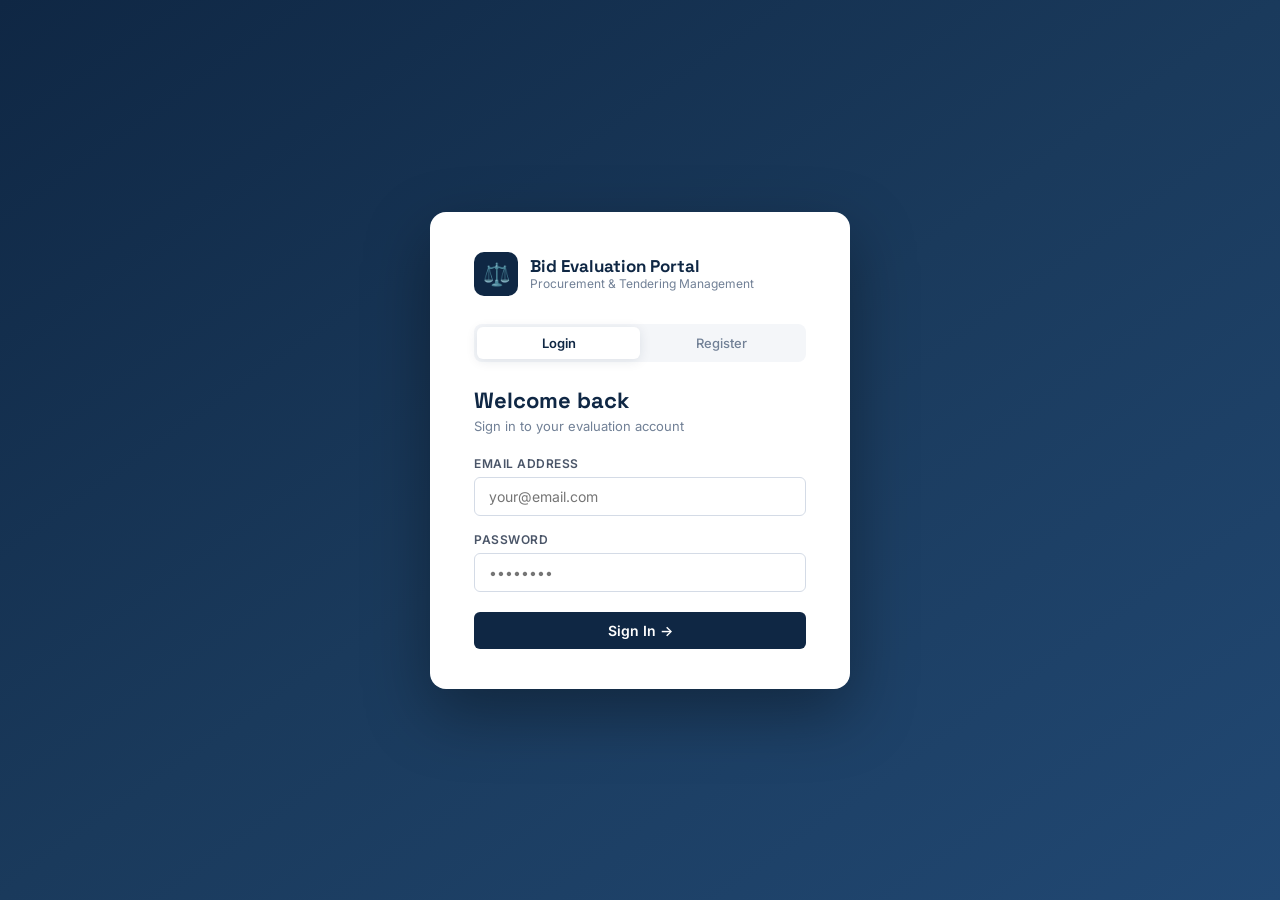
<file: BidPortal.html>
<!DOCTYPE html>
<html lang="en">
<head>
<meta charset="UTF-8"/>
<meta name="viewport" content="width=device-width,initial-scale=1"/>
<title>Bid Evaluation Portal</title>
<link rel="preconnect" href="https://fonts.googleapis.com"/>
<link href="https://fonts.googleapis.com/css2?family=Inter:wght@300;400;500;600;700&family=Space+Grotesk:wght@500;600;700&display=swap" rel="stylesheet"/>
<style>
/* ── TOKENS ──────────────────────────────────────────────── */
:root{
  --navy:    #0f2744;
  --navy2:   #1a3a5c;
  --navy3:   #214873;
  --blue:    #1e6fb5;
  --sky:     #3b9ede;
  --gold:    #e8a020;
  --gold2:   #f5b942;
  --red:     #c0392b;
  --red2:    #e74c3c;
  --green:   #1a7a4a;
  --green2:  #27ae60;
  --amber:   #d68910;
  --gray1:   #f4f6f9;
  --gray2:   #e8ecf2;
  --gray3:   #c8d0dc;
  --gray4:   #8a97a8;
  --text:    #1a2332;
  --text2:   #4a5568;
  --text3:   #718096;
  --white:   #ffffff;
  --border:  #d4dbe6;
  --shadow:  0 2px 12px rgba(15,39,68,.10);
  --shadow2: 0 4px 24px rgba(15,39,68,.16);
  --r:       10px;
  --r2:      6px;
}
*,*::before,*::after{box-sizing:border-box;margin:0;padding:0}
body{font-family:'Inter',sans-serif;background:var(--gray1);color:var(--text);min-height:100vh}

/* ── AUTH SCREEN ─────────────────────────────────────────── */
#auth-screen{
  display:flex;align-items:center;justify-content:center;
  min-height:100vh;
  background:linear-gradient(145deg,var(--navy) 0%,var(--navy2) 50%,var(--navy3) 100%);
}
.auth-card{
  background:var(--white);border-radius:16px;padding:40px 44px;
  width:100%;max-width:420px;box-shadow:0 24px 64px rgba(0,0,0,.35);
}
.auth-logo{
  display:flex;align-items:center;gap:12px;margin-bottom:28px;
}
.auth-logo-icon{
  width:44px;height:44px;background:var(--navy);border-radius:10px;
  display:flex;align-items:center;justify-content:center;font-size:22px;
}
.auth-logo-text{font-family:'Space Grotesk',sans-serif;font-size:17px;font-weight:700;color:var(--navy);line-height:1.2}
.auth-logo-sub{font-size:12px;font-weight:400;color:var(--text3)}
.auth-tabs{display:flex;gap:0;background:var(--gray1);border-radius:8px;padding:3px;margin-bottom:24px}
.auth-tab{
  flex:1;padding:8px;text-align:center;font-size:13px;font-weight:500;
  border-radius:6px;cursor:pointer;color:var(--text3);transition:all .2s
}
.auth-tab.active{background:var(--white);color:var(--navy);box-shadow:var(--shadow);font-weight:600}
.auth-form-title{font-family:'Space Grotesk',sans-serif;font-size:22px;font-weight:700;color:var(--navy);margin-bottom:4px}
.auth-form-sub{font-size:13px;color:var(--text3);margin-bottom:22px}
.form-group{margin-bottom:16px}
.form-label{display:block;font-size:12px;font-weight:600;color:var(--text2);margin-bottom:6px;text-transform:uppercase;letter-spacing:.5px}
.form-input{
  width:100%;padding:10px 14px;border:1.5px solid var(--border);border-radius:var(--r2);
  font-size:14px;font-family:'Inter',sans-serif;color:var(--text);background:var(--white);
  transition:border-color .2s,box-shadow .2s;outline:none
}
.form-input:focus{border-color:var(--blue);box-shadow:0 0 0 3px rgba(30,111,181,.12)}
select.form-input{cursor:pointer}
.btn{
  display:inline-flex;align-items:center;justify-content:center;gap:8px;
  padding:10px 20px;border-radius:var(--r2);font-size:14px;font-weight:600;
  font-family:'Inter',sans-serif;cursor:pointer;border:none;transition:all .18s;
  text-decoration:none;white-space:nowrap
}
.btn-primary{background:var(--navy);color:var(--white)}
.btn-primary:hover{background:var(--navy2);transform:translateY(-1px);box-shadow:var(--shadow2)}
.btn-gold{background:var(--gold);color:var(--white)}
.btn-gold:hover{background:var(--gold2)}
.btn-outline{background:transparent;color:var(--navy);border:1.5px solid var(--border)}
.btn-outline:hover{border-color:var(--blue);color:var(--blue)}
.btn-danger{background:var(--red);color:var(--white)}
.btn-danger:hover{background:var(--red2)}
.btn-sm{padding:6px 14px;font-size:12px}
.btn-xs{padding:4px 10px;font-size:11px}
.btn-full{width:100%}
.auth-err{
  background:#fef2f2;border:1px solid #fecaca;color:var(--red);
  border-radius:var(--r2);padding:10px 14px;font-size:13px;margin-bottom:14px;display:none
}
.auth-ok{
  background:#f0fdf4;border:1px solid #bbf7d0;color:var(--green);
  border-radius:var(--r2);padding:10px 14px;font-size:13px;margin-bottom:14px;display:none
}

/* ── APP LAYOUT ──────────────────────────────────────────── */
#app{display:none;min-height:100vh;display:none}
.app-layout{display:flex;min-height:100vh}

/* SIDEBAR */
.sidebar{
  width:240px;min-height:100vh;background:var(--navy);
  display:flex;flex-direction:column;flex-shrink:0;
  position:fixed;top:0;left:0;z-index:100;
}
.sidebar-brand{
  padding:20px 20px 16px;border-bottom:1px solid rgba(255,255,255,.08);
  display:flex;align-items:center;gap:10px
}
.sidebar-brand-icon{
  width:36px;height:36px;background:var(--gold);border-radius:8px;
  display:flex;align-items:center;justify-content:center;font-size:18px;flex-shrink:0
}
.sidebar-brand-text{font-family:'Space Grotesk',sans-serif;font-size:14px;font-weight:700;color:var(--white);line-height:1.2}
.sidebar-brand-sub{font-size:10px;color:rgba(255,255,255,.5);font-weight:400}
.sidebar-nav{flex:1;padding:12px 0;overflow-y:auto}
.nav-section{font-size:10px;font-weight:700;color:rgba(255,255,255,.35);
  text-transform:uppercase;letter-spacing:1px;padding:14px 20px 6px}
.nav-item{
  display:flex;align-items:center;gap:10px;padding:10px 20px;
  color:rgba(255,255,255,.65);font-size:13px;font-weight:500;
  cursor:pointer;transition:all .18s;border-left:3px solid transparent
}
.nav-item:hover{color:var(--white);background:rgba(255,255,255,.06)}
.nav-item.active{color:var(--white);background:rgba(255,255,255,.10);border-left-color:var(--gold)}
.nav-icon{font-size:16px;width:20px;text-align:center;flex-shrink:0}
.sidebar-user{
  padding:14px 20px;border-top:1px solid rgba(255,255,255,.08);
  display:flex;align-items:center;gap:10px
}
.user-avatar{
  width:32px;height:32px;background:var(--gold);border-radius:50%;
  display:flex;align-items:center;justify-content:center;font-size:13px;font-weight:700;
  color:var(--navy);flex-shrink:0
}
.user-info{flex:1;min-width:0}
.user-name{font-size:12px;font-weight:600;color:var(--white);white-space:nowrap;overflow:hidden;text-overflow:ellipsis}
.user-role{font-size:10px;color:rgba(255,255,255,.45)}
.logout-btn{background:none;border:none;color:rgba(255,255,255,.4);cursor:pointer;font-size:16px;padding:4px;transition:color .2s}
.logout-btn:hover{color:var(--gold2)}

/* MAIN */
.main{margin-left:240px;flex:1;display:flex;flex-direction:column;min-height:100vh}
.topbar{
  background:var(--white);border-bottom:1px solid var(--border);
  padding:0 28px;height:58px;display:flex;align-items:center;
  justify-content:space-between;position:sticky;top:0;z-index:50
}
.topbar-title{font-family:'Space Grotesk',sans-serif;font-size:18px;font-weight:700;color:var(--navy)}
.topbar-right{display:flex;align-items:center;gap:12px}
.badge-dot{
  width:8px;height:8px;background:var(--red2);border-radius:50%;
  animation:pulse 2s infinite
}
@keyframes pulse{0%,100%{opacity:1}50%{opacity:.4}}
.content{padding:24px 28px;flex:1}
.page{display:none}
.page.active{display:block}

/* ── STAT CARDS ──────────────────────────────────────────── */
.stats-grid{display:grid;grid-template-columns:repeat(auto-fill,minmax(160px,1fr));gap:16px;margin-bottom:24px}
.stat-card{
  background:var(--white);border-radius:var(--r);padding:18px 20px;
  box-shadow:var(--shadow);border-top:3px solid transparent;
}
.stat-card.navy{border-top-color:var(--navy)}
.stat-card.blue{border-top-color:var(--blue)}
.stat-card.gold{border-top-color:var(--gold)}
.stat-card.green{border-top-color:var(--green2)}
.stat-card.red{border-top-color:var(--red2)}
.stat-card.amber{border-top-color:var(--amber)}
.stat-num{font-family:'Space Grotesk',sans-serif;font-size:28px;font-weight:700;color:var(--navy)}
.stat-lbl{font-size:12px;color:var(--text3);margin-top:4px;font-weight:500}

/* ── PANELS ──────────────────────────────────────────────── */
.panel{background:var(--white);border-radius:var(--r);box-shadow:var(--shadow);margin-bottom:20px}
.panel-head{
  padding:16px 20px;border-bottom:1px solid var(--gray2);
  display:flex;align-items:center;justify-content:space-between;flex-wrap:wrap;gap:8px
}
.panel-title{font-family:'Space Grotesk',sans-serif;font-size:15px;font-weight:700;color:var(--navy)}
.panel-body{padding:20px}
.panel-body.no-pad{padding:0}

/* ── TABLE ───────────────────────────────────────────────── */
.table-wrap{overflow-x:auto}
table{width:100%;border-collapse:collapse;font-size:13px}
thead tr{background:var(--gray1)}
th{padding:10px 14px;text-align:left;font-size:11px;font-weight:700;color:var(--text2);
   text-transform:uppercase;letter-spacing:.5px;white-space:nowrap;border-bottom:1px solid var(--border)}
td{padding:11px 14px;border-bottom:1px solid var(--gray2);color:var(--text);vertical-align:middle}
tr:last-child td{border-bottom:none}
tr:hover td{background:var(--gray1)}
.td-sm{font-size:11px;color:var(--text3)}

/* ── BADGES ──────────────────────────────────────────────── */
.badge{
  display:inline-flex;align-items:center;gap:4px;
  padding:3px 9px;border-radius:99px;font-size:11px;font-weight:600;white-space:nowrap
}
.badge-navy{background:rgba(15,39,68,.1);color:var(--navy)}
.badge-blue{background:rgba(30,111,181,.12);color:var(--blue)}
.badge-gold{background:rgba(232,160,32,.15);color:#8a5e00}
.badge-green{background:rgba(39,174,96,.12);color:var(--green)}
.badge-red{background:rgba(192,57,43,.12);color:var(--red)}
.badge-gray{background:var(--gray2);color:var(--text3)}
.badge-amber{background:rgba(214,137,16,.12);color:var(--amber)}

/* ── PROGRESS BAR ────────────────────────────────────────── */
.prog-wrap{display:flex;align-items:center;gap:10px}
.prog-bar{flex:1;height:6px;background:var(--gray2);border-radius:99px;overflow:hidden}
.prog-fill{height:100%;border-radius:99px;transition:width .4s}
.prog-fill.low{background:var(--red2)}
.prog-fill.mid{background:var(--amber)}
.prog-fill.high{background:var(--green2)}
.prog-fill.done{background:var(--blue)}

/* ── ACTIVITY TIMELINE ───────────────────────────────────── */
.timeline{padding:4px 0}
.tl-item{display:flex;gap:14px;padding:12px 0;position:relative}
.tl-item:not(:last-child)::after{
  content:'';position:absolute;left:15px;top:36px;bottom:0;
  width:2px;background:var(--gray2)
}
.tl-dot{
  width:32px;height:32px;border-radius:50%;flex-shrink:0;
  display:flex;align-items:center;justify-content:center;font-size:14px;
  border:2px solid transparent;z-index:1
}
.tl-dot.pending{background:var(--gray2);border-color:var(--gray3);color:var(--text3)}
.tl-dot.in_progress{background:rgba(30,111,181,.15);border-color:var(--blue);color:var(--blue)}
.tl-dot.completed{background:rgba(39,174,96,.15);border-color:var(--green2);color:var(--green2)}
.tl-dot.delayed{background:rgba(192,57,43,.1);border-color:var(--red2);color:var(--red2)}
.tl-body{flex:1;padding-top:4px}
.tl-name{font-size:13px;font-weight:600;color:var(--text)}
.tl-meta{font-size:11px;color:var(--text3);margin-top:3px;display:flex;flex-wrap:wrap;gap:8px}
.tl-actions{display:flex;gap:6px;margin-top:8px}

/* ── MODAL ───────────────────────────────────────────────── */
.modal-overlay{
  position:fixed;inset:0;background:rgba(0,0,0,.45);z-index:500;
  display:none;align-items:center;justify-content:center;padding:20px
}
.modal-overlay.open{display:flex}
.modal{
  background:var(--white);border-radius:14px;width:100%;max-width:540px;
  max-height:90vh;overflow-y:auto;box-shadow:0 32px 80px rgba(0,0,0,.28)
}
.modal-lg{max-width:700px}
.modal-head{
  padding:20px 24px 16px;border-bottom:1px solid var(--gray2);
  display:flex;align-items:center;justify-content:space-between
}
.modal-title{font-family:'Space Grotesk',sans-serif;font-size:17px;font-weight:700;color:var(--navy)}
.modal-close{background:none;border:none;font-size:20px;cursor:pointer;color:var(--text3);
  padding:4px;border-radius:6px;transition:background .2s}
.modal-close:hover{background:var(--gray2)}
.modal-body{padding:20px 24px}
.modal-foot{
  padding:16px 24px;border-top:1px solid var(--gray2);
  display:flex;justify-content:flex-end;gap:10px
}
.form-row{display:grid;grid-template-columns:1fr 1fr;gap:14px}
.form-hint{font-size:11px;color:var(--text3);margin-top:4px}

/* ── FILTER BAR ──────────────────────────────────────────── */
.filter-bar{display:flex;align-items:center;gap:10px;flex-wrap:wrap;margin-bottom:16px}
.filter-bar input,.filter-bar select{
  padding:8px 12px;border:1.5px solid var(--border);border-radius:var(--r2);
  font-size:13px;font-family:'Inter',sans-serif;color:var(--text);background:var(--white);
  outline:none;transition:border-color .2s
}
.filter-bar input:focus,.filter-bar select:focus{border-color:var(--blue)}
.filter-bar input{min-width:200px}

/* ── DELAY ALERT ─────────────────────────────────────────── */
.delay-alert{
  background:linear-gradient(135deg,rgba(192,57,43,.06),rgba(192,57,43,.02));
  border:1px solid rgba(192,57,43,.25);border-radius:var(--r);
  padding:14px 18px;display:flex;align-items:center;gap:12px;margin-bottom:20px
}
.delay-alert-icon{font-size:22px}
.delay-alert-text{font-size:13px;color:var(--red);font-weight:500}

/* ── BIDDER TABLE extras ─────────────────────────────────── */
.score-bar-wrap{width:80px;display:inline-flex;align-items:center;gap:6px}
.score-bar{flex:1;height:5px;background:var(--gray2);border-radius:99px}
.score-fill{height:100%;border-radius:99px;background:var(--blue)}

/* ── TOAST ───────────────────────────────────────────────── */
#toast{
  position:fixed;bottom:24px;right:24px;z-index:9999;
  background:var(--navy);color:var(--white);padding:12px 20px;border-radius:10px;
  font-size:13px;font-weight:500;box-shadow:var(--shadow2);
  transform:translateY(80px);opacity:0;transition:all .3s;max-width:320px
}
#toast.show{transform:translateY(0);opacity:1}
#toast.err{background:var(--red)}
#toast.ok{background:var(--green)}

/* ── EMPTY ───────────────────────────────────────────────── */
.empty{text-align:center;padding:48px 20px;color:var(--text3)}
.empty-icon{font-size:40px;margin-bottom:12px}
.empty-text{font-size:14px}

/* ── TWO-COL LAYOUT ──────────────────────────────────────── */
.two-col{display:grid;grid-template-columns:1fr 1fr;gap:20px}
@media(max-width:900px){.two-col{grid-template-columns:1fr}}

/* ── PHASE HEADER ────────────────────────────────────────── */
.phase-header{
  display:flex;align-items:center;gap:10px;padding:14px 20px;
  border-radius:var(--r);margin-bottom:14px;font-weight:600;font-size:14px
}
.phase-header.technical{background:rgba(30,111,181,.08);color:var(--blue);border:1px solid rgba(30,111,181,.2)}
.phase-header.financial{background:rgba(232,160,32,.08);color:#7a5200;border:1px solid rgba(232,160,32,.25)}
.phase-header.completed{background:rgba(39,174,96,.08);color:var(--green);border:1px solid rgba(39,174,96,.2)}

/* ── RESPONSIVE ──────────────────────────────────────────── */
@media(max-width:768px){
  .sidebar{transform:translateX(-100%);transition:transform .3s}
  .sidebar.open{transform:translateX(0)}
  .main{margin-left:0}
  .content{padding:16px}
  .form-row{grid-template-columns:1fr}
  .stats-grid{grid-template-columns:repeat(2,1fr)}
}
</style>
</head>
<body>

<!-- ═══════════ AUTH SCREEN ═══════════ -->
<div id="auth-screen">
  <div class="auth-card">
    <div class="auth-logo">
      <div class="auth-logo-icon">⚖️</div>
      <div>
        <div class="auth-logo-text">Bid Evaluation Portal</div>
        <div class="auth-logo-sub">Procurement & Tendering Management</div>
      </div>
    </div>

    <div class="auth-tabs">
      <div class="auth-tab active" id="tab-login" onclick="switchAuthTab('login')">Login</div>
      <div class="auth-tab" id="tab-register" onclick="switchAuthTab('register')">Register</div>
    </div>

    <!-- LOGIN -->
    <div id="auth-login">
      <div class="auth-form-title">Welcome back</div>
      <div class="auth-form-sub">Sign in to your evaluation account</div>
      <div class="auth-err" id="login-err"></div>
      <div class="form-group">
        <label class="form-label">Email Address</label>
        <input class="form-input" type="email" id="login-email" placeholder="your@email.com"
               onkeydown="if(event.key==='Enter')doLogin()"/>
      </div>
      <div class="form-group">
        <label class="form-label">Password</label>
        <input class="form-input" type="password" id="login-pw" placeholder="••••••••"
               onkeydown="if(event.key==='Enter')doLogin()"/>
      </div>
      <button class="btn btn-primary btn-full" onclick="doLogin()" style="margin-top:4px">
        Sign In →
      </button>
    </div>

    <!-- REGISTER -->
    <div id="auth-register" style="display:none">
      <div class="auth-form-title">Create Account</div>
      <div class="auth-form-sub">Register as a bid evaluator</div>
      <div class="auth-err" id="reg-err"></div>
      <div class="auth-ok"  id="reg-ok"></div>
      <div class="form-group">
        <label class="form-label">Full Name</label>
        <input class="form-input" type="text" id="reg-name" placeholder="Your full name"/>
      </div>
      <div class="form-group">
        <label class="form-label">Email Address</label>
        <input class="form-input" type="email" id="reg-email" placeholder="your@email.com"/>
      </div>
      <div class="form-group">
        <label class="form-label">Role</label>
        <select class="form-input" id="reg-role">
          <option value="evaluator">Evaluator</option>
          <option value="secretary">Secretary</option>
          <option value="admin">Admin</option>
        </select>
      </div>
      <div class="form-group">
        <label class="form-label">Password</label>
        <input class="form-input" type="password" id="reg-pw" placeholder="Min. 6 characters"/>
      </div>
      <button class="btn btn-primary btn-full" onclick="doRegister()" style="margin-top:4px">
        Create Account
      </button>
    </div>
  </div>
</div>

<!-- ═══════════ APP ═══════════ -->
<div id="app">
  <div class="app-layout">

    <!-- SIDEBAR -->
    <nav class="sidebar" id="sidebar">
      <div class="sidebar-brand">
        <div class="sidebar-brand-icon">⚖️</div>
        <div>
          <div class="sidebar-brand-text">Bid Portal</div>
          <div class="sidebar-brand-sub">Evaluation Management</div>
        </div>
      </div>
      <div class="sidebar-nav">
        <div class="nav-section">Overview</div>
        <div class="nav-item active" onclick="showPage('dashboard',this)">
          <span class="nav-icon">🏠</span> Dashboard
        </div>
        <div class="nav-item" onclick="showPage('delay',this)">
          <span class="nav-icon">⚠️</span> Delay Report
          <span id="delay-badge" style="margin-left:auto;background:var(--red2);color:#fff;
            border-radius:99px;padding:1px 7px;font-size:10px;font-weight:700;display:none"></span>
        </div>

        <div class="nav-section">Bids</div>
        <div class="nav-item" onclick="showPage('bids',this)">
          <span class="nav-icon">📋</span> All Bids
        </div>
        <div class="nav-item" onclick="openNewBidModal()">
          <span class="nav-icon">➕</span> Register New Bid
        </div>

        <div class="nav-section">Reference</div>
        <div class="nav-item" onclick="showPage('clarifications',this)">
          <span class="nav-icon">📨</span> Clarifications
        </div>
      </div>
      <div class="sidebar-user">
        <div class="user-avatar" id="user-av">A</div>
        <div class="user-info">
          <div class="user-name" id="user-name-display">User</div>
          <div class="user-role" id="user-role-display">evaluator</div>
        </div>
        <button class="logout-btn" onclick="doLogout()" title="Logout">⇦</button>
      </div>
    </nav>

    <!-- MAIN -->
    <div class="main">
      <div class="topbar">
        <div class="topbar-title" id="page-title">Dashboard</div>
        <div class="topbar-right">
          <span id="topbar-delay-indicator" style="display:none;align-items:center;gap:6px;font-size:12px;color:var(--red);font-weight:600">
            <span class="badge-dot"></span> Delayed activities
          </span>
          <span style="font-size:12px;color:var(--text3)" id="topbar-date"></span>
        </div>
      </div>

      <div class="content">

        <!-- ── DASHBOARD ── -->
        <div class="page active" id="page-dashboard">
          <div class="stats-grid" id="dash-stats"></div>
          <div class="two-col">
            <div>
              <div class="panel">
                <div class="panel-head">
                  <span class="panel-title">📋 Recent Bids</span>
                  <button class="btn btn-outline btn-sm" onclick="showPage('bids',null)">View All</button>
                </div>
                <div class="panel-body no-pad">
                  <div class="table-wrap"><table id="dash-recent-bids-table"><tbody></tbody></table></div>
                </div>
              </div>
            </div>
            <div>
              <div class="panel">
                <div class="panel-head"><span class="panel-title">⏰ Due Soon (≤3 days)</span></div>
                <div class="panel-body" id="dash-soon-body">
                  <div class="empty"><div class="empty-icon">✅</div><div class="empty-text">No activities due soon</div></div>
                </div>
              </div>
              <div class="panel">
                <div class="panel-head"><span class="panel-title">📊 By PAC</span></div>
                <div class="panel-body" id="dash-pac-body"></div>
              </div>
            </div>
          </div>
        </div>

        <!-- ── BIDS LIST ── -->
        <div class="page" id="page-bids">
          <div class="filter-bar">
            <input type="search" id="bid-search" placeholder="🔍  Search bids…" oninput="renderBidsTable()"/>
            <select id="bid-filter-pac" onchange="renderBidsTable()">
              <option value="">All PACs</option>
              <option>PAC ONE</option><option>PAC TWO</option>
              <option>PAC THREE</option><option>PAC FOUR</option>
            </select>
            <select id="bid-filter-method" onchange="renderBidsTable()">
              <option value="">All Methods</option>
              <option value="Open Bid">Open Bid</option>
              <option value="Direct Purchase">Direct Purchase</option>
              <option value="Proforma">Proforma</option>
            </select>
            <select id="bid-filter-phase" onchange="renderBidsTable()">
              <option value="">All Phases</option>
              <option value="technical">Technical</option>
              <option value="financial">Financial</option>
              <option value="completed">Completed</option>
            </select>
            <button class="btn btn-primary btn-sm" onclick="openNewBidModal()">➕ New Bid</button>
          </div>
          <div class="panel">
            <div class="panel-body no-pad">
              <div class="table-wrap">
                <table id="bids-table">
                  <thead>
                    <tr>
                      <th>Bid No.</th><th>Bid Name</th><th>PAC</th><th>Method</th>
                      <th>Phase</th><th>Progress</th><th>Status</th><th>Actions</th>
                    </tr>
                  </thead>
                  <tbody id="bids-tbody"></tbody>
                </table>
              </div>
            </div>
          </div>
        </div>

        <!-- ── BID DETAIL ── -->
        <div class="page" id="page-bid-detail">
          <button class="btn btn-outline btn-sm" style="margin-bottom:16px" onclick="showPage('bids',null)">← Back to Bids</button>
          <div id="bid-detail-content"></div>
        </div>

        <!-- ── DELAY REPORT ── -->
        <div class="page" id="page-delay">
          <div class="panel">
            <div class="panel-head">
              <span class="panel-title">⚠️ Delayed Activities Report</span>
              <button class="btn btn-outline btn-sm" onclick="loadDelayReport()">🔄 Refresh</button>
            </div>
            <div class="panel-body no-pad">
              <div class="table-wrap">
                <table>
                  <thead>
                    <tr>
                      <th>Bid No.</th><th>Bid Name</th><th>PAC</th>
                      <th>Phase</th><th>Activity</th><th>Due Date</th>
                      <th>Days Overdue</th><th>Status</th>
                    </tr>
                  </thead>
                  <tbody id="delay-tbody"></tbody>
                </table>
              </div>
            </div>
          </div>
        </div>

        <!-- ── CLARIFICATIONS ── -->
        <div class="page" id="page-clarifications">
          <div class="panel">
            <div class="panel-head">
              <span class="panel-title">📨 All Clarification Requests</span>
            </div>
            <div class="panel-body no-pad">
              <div class="table-wrap">
                <table>
                  <thead>
                    <tr>
                      <th>Bid No.</th><th>Subject</th><th>Requested Date</th>
                      <th>Response Date</th><th>Status</th><th>Notes</th>
                    </tr>
                  </thead>
                  <tbody id="clar-tbody"></tbody>
                </table>
              </div>
            </div>
          </div>
        </div>

      </div><!-- /content -->
    </div><!-- /main -->
  </div>
</div><!-- /app -->

<!-- ══════════ MODALS ══════════ -->

<!-- NEW / EDIT BID -->
<div class="modal-overlay" id="modal-bid">
  <div class="modal">
    <div class="modal-head">
      <span class="modal-title" id="modal-bid-title">Register New Bid</span>
      <button class="modal-close" onclick="closeModal('modal-bid')">✕</button>
    </div>
    <div class="modal-body">
      <input type="hidden" id="bid-form-id"/>
      <div class="form-row">
        <div class="form-group">
          <label class="form-label">Bid Number *</label>
          <input class="form-input" type="text" id="bid-form-number" placeholder="e.g. BID/2025/001"/>
        </div>
        <div class="form-group">
          <label class="form-label">PAC *</label>
          <select class="form-input" id="bid-form-pac">
            <option value="">Select PAC…</option>
            <option>PAC ONE</option><option>PAC TWO</option>
            <option>PAC THREE</option><option>PAC FOUR</option>
          </select>
        </div>
      </div>
      <div class="form-group">
        <label class="form-label">Bid Name / Description *</label>
        <input class="form-input" type="text" id="bid-form-name" placeholder="Full tender title"/>
      </div>
      <div class="form-group">
        <label class="form-label">Purchase Method *</label>
        <select class="form-input" id="bid-form-method">
          <option value="">Select method…</option>
          <option>Open Bid</option>
          <option>Direct Purchase</option>
          <option>Proforma</option>
        </select>
      </div>
      <div class="form-group">
        <label class="form-label">Notes</label>
        <input class="form-input" type="text" id="bid-form-notes" placeholder="Optional remarks"/>
      </div>
      <div class="auth-err" id="bid-form-err"></div>
    </div>
    <div class="modal-foot">
      <button class="btn btn-outline" onclick="closeModal('modal-bid')">Cancel</button>
      <button class="btn btn-primary" onclick="saveBid()">Save Bid</button>
    </div>
  </div>
</div>

<!-- ADD BIDDER -->
<div class="modal-overlay" id="modal-bidder">
  <div class="modal">
    <div class="modal-head">
      <span class="modal-title" id="modal-bidder-title">Add Bidder</span>
      <button class="modal-close" onclick="closeModal('modal-bidder')">✕</button>
    </div>
    <div class="modal-body">
      <input type="hidden" id="bidder-form-id"/>
      <input type="hidden" id="bidder-bid-id"/>
      <div class="form-group">
        <label class="form-label">Company Name *</label>
        <input class="form-input" type="text" id="bidder-form-name" placeholder="Company / bidder name"/>
      </div>
      <div class="form-row">
        <div class="form-group">
          <label class="form-label">Technical Score (0–100)</label>
          <input class="form-input" type="number" id="bidder-form-tech" min="0" max="100" placeholder="0"
                 oninput="updateBidderTotal()"/>
          <div class="form-hint">Weight: 60%</div>
        </div>
        <div class="form-group">
          <label class="form-label">Financial Score (0–100)</label>
          <input class="form-input" type="number" id="bidder-form-fin" min="0" max="100" placeholder="0"
                 oninput="updateBidderTotal()"/>
          <div class="form-hint">Weight: 40%</div>
        </div>
      </div>
      <div style="background:var(--gray1);border-radius:var(--r2);padding:12px 16px;margin-bottom:14px;display:flex;align-items:center;justify-content:space-between">
        <span style="font-size:13px;color:var(--text2);font-weight:600">Composite Total Score</span>
        <span id="bidder-total-preview" style="font-family:'Space Grotesk',sans-serif;font-size:22px;font-weight:700;color:var(--navy)">0.00</span>
      </div>
      <div class="form-group">
        <label class="form-label">Notes</label>
        <input class="form-input" type="text" id="bidder-form-notes" placeholder="Optional"/>
      </div>
      <div class="auth-err" id="bidder-form-err"></div>
    </div>
    <div class="modal-foot">
      <button class="btn btn-outline" onclick="closeModal('modal-bidder')">Cancel</button>
      <button class="btn btn-primary" onclick="saveBidder()">Save Bidder</button>
    </div>
  </div>
</div>

<!-- ADD CLARIFICATION -->
<div class="modal-overlay" id="modal-clar">
  <div class="modal">
    <div class="modal-head">
      <span class="modal-title">Add Clarification Request</span>
      <button class="modal-close" onclick="closeModal('modal-clar')">✕</button>
    </div>
    <div class="modal-body">
      <input type="hidden" id="clar-bid-id"/>
      <div class="form-group">
        <label class="form-label">Subject *</label>
        <input class="form-input" type="text" id="clar-subject" placeholder="Clarification subject"/>
      </div>
      <div class="form-row">
        <div class="form-group">
          <label class="form-label">Date Requested *</label>
          <input class="form-input" type="date" id="clar-date"/>
        </div>
        <div class="form-group">
          <label class="form-label">Response Date</label>
          <input class="form-input" type="date" id="clar-resp-date"/>
        </div>
      </div>
      <div class="form-group">
        <label class="form-label">Notes</label>
        <input class="form-input" type="text" id="clar-notes" placeholder="Optional details"/>
      </div>
      <div class="auth-err" id="clar-err"></div>
    </div>
    <div class="modal-foot">
      <button class="btn btn-outline" onclick="closeModal('modal-clar')">Cancel</button>
      <button class="btn btn-primary" onclick="saveClarification()">Add Clarification</button>
    </div>
  </div>
</div>

<!-- ACTIVITY NOTE -->
<div class="modal-overlay" id="modal-activity">
  <div class="modal">
    <div class="modal-head">
      <span class="modal-title" id="modal-act-title">Update Activity</span>
      <button class="modal-close" onclick="closeModal('modal-activity')">✕</button>
    </div>
    <div class="modal-body">
      <input type="hidden" id="act-form-id"/>
      <input type="hidden" id="act-form-bid-id"/>
      <input type="hidden" id="act-form-action"/>
      <div class="form-group">
        <label class="form-label">Notes / Remarks</label>
        <input class="form-input" type="text" id="act-form-notes" placeholder="Optional notes for this activity"/>
      </div>
    </div>
    <div class="modal-foot">
      <button class="btn btn-outline" onclick="closeModal('modal-activity')">Cancel</button>
      <button class="btn btn-primary" id="act-confirm-btn" onclick="confirmActivityAction()">Confirm</button>
    </div>
  </div>
</div>

<div id="toast"></div>

<script>
// ════════════════════════════════════════════════════════
//  CONFIG
// ════════════════════════════════════════════════════════
const SCRIPT_URL = localStorage.getItem('script_url') || 'https://script.google.com/macros/s/AKfycbzthHpRF1glFVmuMxoC-7210dIM_L547XSUXejubdKSl4XHifjrQOSXOgNbD4iv6-8Jzg/exec';

// ── Demo data (used when SCRIPT_URL not configured) ──────
const DEMO = {
  bids: [
    { BidID:'BID001', BidNumber:'BID/2025/001', BidName:'Road Construction Materials Supply',
      PAC:'PAC ONE', PurchaseMethod:'Open Bid', Phase:'technical', PhaseStatus:'in_progress',
      CreatedAt: new Date(Date.now()-7*86400000).toISOString(),
      activityProgress:50, totalActivities:8, doneActivities:4, hasDelay:true, clarificationCount:2 },
    { BidID:'BID002', BidNumber:'BID/2025/002', BidName:'Office Furniture Procurement',
      PAC:'PAC TWO', PurchaseMethod:'Direct Purchase', Phase:'financial', PhaseStatus:'in_progress',
      CreatedAt: new Date(Date.now()-3*86400000).toISOString(),
      activityProgress:75, totalActivities:8, doneActivities:6, hasDelay:false, clarificationCount:0 },
    { BidID:'BID003', BidNumber:'BID/2025/003', BidName:'IT Equipment Supply & Installation',
      PAC:'PAC ONE', PurchaseMethod:'Proforma', Phase:'completed', PhaseStatus:'completed',
      CreatedAt: new Date(Date.now()-14*86400000).toISOString(),
      activityProgress:100, totalActivities:8, doneActivities:8, hasDelay:false, clarificationCount:1 },
    { BidID:'BID004', BidNumber:'BID/2025/004', BidName:'Laboratory Reagents and Consumables',
      PAC:'PAC THREE', PurchaseMethod:'Open Bid', Phase:'technical', PhaseStatus:'in_progress',
      CreatedAt: new Date(Date.now()-1*86400000).toISOString(),
      activityProgress:12, totalActivities:8, doneActivities:1, hasDelay:false, clarificationCount:0 },
  ],
  bidders: {
    BID001: [
      { BidderID:'BDR001', CompanyName:'Horizon Construction PLC', TechnicalScore:82, FinancialScore:75, TotalScore:79.2, Status:'active' },
      { BidderID:'BDR002', CompanyName:'BuildRight Engineers', TechnicalScore:91, FinancialScore:68, TotalScore:81.8, Status:'active' },
      { BidderID:'BDR003', CompanyName:'Nile Construction Group', TechnicalScore:74, FinancialScore:88, TotalScore:79.6, Status:'active' },
    ],
    BID002: [
      { BidderID:'BDR004', CompanyName:'Office Pro Supplies', TechnicalScore:88, FinancialScore:92, TotalScore:89.6, Status:'active' },
      { BidderID:'BDR005', CompanyName:'FurniTech Ltd', TechnicalScore:79, FinancialScore:84, TotalScore:81.0, Status:'active' },
    ],
  },
  activities: {
    BID001: [
      { ActivityID:'ACT001', Phase:'technical', ActivityKey:'tech_doc_collection', ActivityName:'Technical Document Collection', Status:'completed', StartDate:new Date(Date.now()-6*86400000).toISOString(), DueDate:new Date(Date.now()-4*86400000).toISOString(), CompletedDate:new Date(Date.now()-4*86400000).toISOString(), SLADays:5, IsDelayed:'false', Notes:'All docs received' },
      { ActivityID:'ACT002', Phase:'technical', ActivityKey:'clarification_request', ActivityName:'Clarification Request', Status:'completed', StartDate:new Date(Date.now()-4*86400000).toISOString(), DueDate:new Date(Date.now()-2*86400000).toISOString(), CompletedDate:new Date(Date.now()-2*86400000).toISOString(), SLADays:3, IsDelayed:'false', Notes:'' },
      { ActivityID:'ACT003', Phase:'technical', ActivityKey:'tech_eval_progress', ActivityName:'Technical Evaluation Progress', Status:'in_progress', StartDate:new Date(Date.now()-2*86400000).toISOString(), DueDate:new Date(Date.now()+2*86400000).toISOString(), CompletedDate:'', SLADays:10, IsDelayed:'false', Notes:'' },
      { ActivityID:'ACT004', Phase:'technical', ActivityKey:'tech_report_submittal', ActivityName:'Technical Evaluation Report Submittal', Status:'pending', StartDate:'', DueDate:'', CompletedDate:'', SLADays:4, IsDelayed:'false', Notes:'' },
      { ActivityID:'ACT005', Phase:'financial', ActivityKey:'fin_doc_collection', ActivityName:'Financial Document Collection', Status:'pending', StartDate:'', DueDate:'', CompletedDate:'', SLADays:4, IsDelayed:'false', Notes:'' },
      { ActivityID:'ACT006', Phase:'financial', ActivityKey:'engineering_estimation', ActivityName:'Engineering Estimation & Approved Budget', Status:'pending', StartDate:'', DueDate:'', CompletedDate:'', SLADays:5, IsDelayed:'false', Notes:'' },
      { ActivityID:'ACT007', Phase:'financial', ActivityKey:'doc_authentication', ActivityName:'Document Authentication', Status:'pending', StartDate:'', DueDate:'', CompletedDate:'', SLADays:3, IsDelayed:'false', Notes:'' },
      { ActivityID:'ACT008', Phase:'financial', ActivityKey:'fin_report_evaluation', ActivityName:'Financial Report Evaluation', Status:'pending', StartDate:'', DueDate:'', CompletedDate:'', SLADays:7, IsDelayed:'false', Notes:'' },
    ],
  },
  clarifications: [
    { ClarificationID:'CLR001', BidID:'BID001', Subject:'Specification clarification for Grade-A steel', RequestedDate:'2025-01-10', ResponseDate:'2025-01-12', Status:'resolved', Notes:'Confirmed Grade-A per EN10025' },
    { ClarificationID:'CLR002', BidID:'BID001', Subject:'Delivery timeline confirmation', RequestedDate:'2025-01-14', ResponseDate:'', Status:'pending', Notes:'' },
  ],
};

// ════════════════════════════════════════════════════════
//  STATE
// ════════════════════════════════════════════════════════
let SESSION = null;      // { token, user: {id,name,email,role} }
let BIDS    = [];
let currentBidId = null;

// ════════════════════════════════════════════════════════
//  INIT
// ════════════════════════════════════════════════════════
document.addEventListener('DOMContentLoaded', () => {
  document.getElementById('topbar-date').textContent = new Date().toLocaleDateString('en-GB',{weekday:'short',day:'2-digit',month:'short',year:'numeric'});

  const saved = sessionStorage.getItem('bid_session');
  if (saved) {
    SESSION = JSON.parse(saved);
    bootApp();
  }
});

function bootApp() {
  document.getElementById('auth-screen').style.display = 'none';
  document.getElementById('app').style.display = 'block';
  document.getElementById('user-name-display').textContent  = SESSION.user.name;
  document.getElementById('user-role-display').textContent  = SESSION.user.role;
  document.getElementById('user-av').textContent             = SESSION.user.name.charAt(0).toUpperCase();
  loadDashboard();
  loadBids();
}

// ════════════════════════════════════════════════════════
//  AUTH
// ════════════════════════════════════════════════════════
function switchAuthTab(tab) {
  document.getElementById('auth-login').style.display    = tab==='login'    ? '' : 'none';
  document.getElementById('auth-register').style.display = tab==='register' ? '' : 'none';
  document.getElementById('tab-login').classList.toggle('active',    tab==='login');
  document.getElementById('tab-register').classList.toggle('active', tab==='register');
}

async function doLogin() {
  const email = document.getElementById('login-email').value.trim();
  const pw    = document.getElementById('login-pw').value;
  const err   = document.getElementById('login-err');
  err.style.display = 'none';
  if (!email||!pw) { showAuthErr(err,'Please enter email and password.'); return; }

  if (SCRIPT_URL === 'https://script.google.com/macros/s/AKfycbzthHpRF1glFVmuMxoC-7210dIM_L547XSUXejubdKSl4XHifjrQOSXOgNbD4iv6-8Jzg/exec') {
    // Demo login
    if (email === 'admin@bid.gov' && pw === 'admin123') {
      SESSION = { token:'demo', user:{ id:'USR001', name:'Demo Admin', email, role:'admin' }};
      sessionStorage.setItem('bid_session', JSON.stringify(SESSION));
      bootApp();
    } else { showAuthErr(err,'Demo: admin@bid.gov / admin123'); }
    return;
  }

  try {
    const res  = await fetch(`${SCRIPT_URL}?action=login&email=${encodeURIComponent(email)}&pw=${encodeURIComponent(pw)}`);
    const data = await res.json();
    if (!data.success) { showAuthErr(err, data.error||'Login failed.'); return; }
    SESSION = { token: data.token, user: data.user };
    sessionStorage.setItem('bid_session', JSON.stringify(SESSION));
    bootApp();
  } catch { showAuthErr(err,'Cannot reach server. Check your SCRIPT_URL.'); }
}

async function doRegister() {
  const name  = document.getElementById('reg-name').value.trim();
  const email = document.getElementById('reg-email').value.trim();
  const role  = document.getElementById('reg-role').value;
  const pw    = document.getElementById('reg-pw').value;
  const err   = document.getElementById('reg-err');
  const ok    = document.getElementById('reg-ok');
  err.style.display = 'none'; ok.style.display = 'none';

  if (!name||!email||!pw) { showAuthErr(err,'All fields are required.'); return; }
  if (pw.length < 6)      { showAuthErr(err,'Password must be at least 6 characters.'); return; }

  if (SCRIPT_URL === 'https://script.google.com/macros/s/AKfycbzthHpRF1glFVmuMxoC-7210dIM_L547XSUXejubdKSl4XHifjrQOSXOgNbD4iv6-8Jzg/exec') {
    showOkMsg(ok,`Demo mode: Account created for ${name}. Use admin@bid.gov / admin123 to login.`);
    return;
  }

  try {
    const res  = await fetch(SCRIPT_URL, { method:'POST', headers:{'Content-Type':'application/json'},
      body: JSON.stringify({ action:'register', name, email, role, pw }) });
    const data = await res.json();
    if (!data.success) { showAuthErr(err, data.error); return; }
    showOkMsg(ok, data.message || 'Account created! You can now log in.');
    setTimeout(() => switchAuthTab('login'), 2000);
  } catch { showAuthErr(err,'Server error.'); }
}

function doLogout() {
  sessionStorage.removeItem('bid_session');
  SESSION = null;
  document.getElementById('app').style.display = 'none';
  document.getElementById('auth-screen').style.display = 'flex';
}

function showAuthErr(el, msg) { el.textContent = msg; el.style.display = 'block'; }
function showOkMsg(el, msg)   { el.textContent = msg; el.style.display = 'block'; }

// ════════════════════════════════════════════════════════
//  NAVIGATION
// ════════════════════════════════════════════════════════
const PAGE_TITLES = {
  dashboard: 'Dashboard', bids: 'All Bids', delay: 'Delay Report',
  'bid-detail': 'Bid Detail', clarifications: 'Clarifications',
};

function showPage(pageId, navEl) {
  document.querySelectorAll('.page').forEach(p => p.classList.remove('active'));
  document.querySelectorAll('.nav-item').forEach(n => n.classList.remove('active'));
  const page = document.getElementById('page-'+pageId);
  if (page) page.classList.add('active');
  if (navEl) navEl.classList.add('active');
  document.getElementById('page-title').textContent = PAGE_TITLES[pageId] || pageId;

  if (pageId === 'bids')           renderBidsTable();
  if (pageId === 'delay')          loadDelayReport();
  if (pageId === 'clarifications') loadAllClarifications();
}

// ════════════════════════════════════════════════════════
//  DASHBOARD
// ════════════════════════════════════════════════════════
async function loadDashboard() {
  let data;
  if (SCRIPT_URL === 'https://script.google.com/macros/s/AKfycbzthHpRF1glFVmuMxoC-7210dIM_L547XSUXejubdKSl4XHifjrQOSXOgNbD4iv6-8Jzg/exec') {
    // Build demo dashboard
    data = {
      success: true,
      summary: { totalBids:4, techPhase:2, finPhase:1, completed:1, delayedBids:1, pendingClars:1 },
      pacBreakdown: [
        {pac:'PAC ONE',count:2},{pac:'PAC TWO',count:1},{pac:'PAC THREE',count:1},{pac:'PAC FOUR',count:0}
      ],
      recentBids: DEMO.bids.slice(0,5),
      soonDue: [
        { BidID:'BID001', ActivityName:'Technical Evaluation Progress', Phase:'technical', daysLeft:2,
          DueDate: new Date(Date.now()+2*86400000).toISOString() }
      ],
    };
  } else {
    try {
      const res = await fetch(`${SCRIPT_URL}?action=getDashboard&token=${SESSION.token}`);
      data = await res.json();
    } catch { showToast('Could not load dashboard.','err'); return; }
  }

  if (!data.success) return;
  const s = data.summary;

  // Stats
  document.getElementById('dash-stats').innerHTML = `
    <div class="stat-card navy"><div class="stat-num">${s.totalBids}</div><div class="stat-lbl">Total Bids</div></div>
    <div class="stat-card blue"><div class="stat-num">${s.techPhase}</div><div class="stat-lbl">Technical Phase</div></div>
    <div class="stat-card gold"><div class="stat-num">${s.finPhase}</div><div class="stat-lbl">Financial Phase</div></div>
    <div class="stat-card green"><div class="stat-num">${s.completed}</div><div class="stat-lbl">Completed</div></div>
    <div class="stat-card red"><div class="stat-num">${s.delayedBids}</div><div class="stat-lbl">With Delays</div></div>
    <div class="stat-card amber"><div class="stat-num">${s.pendingClars}</div><div class="stat-lbl">Pending Clarifications</div></div>
  `;

  // Delay indicator
  if (s.delayedBids > 0) {
    document.getElementById('topbar-delay-indicator').style.display = 'flex';
    const db = document.getElementById('delay-badge');
    db.textContent = s.delayedBids; db.style.display = 'inline';
  }

  // Recent bids
  const tb = document.querySelector('#dash-recent-bids-table tbody');
  tb.innerHTML = (data.recentBids||[]).map(b => `
    <tr>
      <td><span style="font-weight:600">${b.BidNumber}</span><div class="td-sm">${b.BidName}</div></td>
      <td><span class="badge badge-navy">${b.PAC}</span></td>
      <td>${phaseBadge(b.Phase)}</td>
      <td><button class="btn btn-outline btn-xs" onclick="openBidDetail('${b.BidID}')">View</button></td>
    </tr>`).join('') || '<tr><td colspan="4" style="text-align:center;padding:20px;color:var(--text3)">No bids yet</td></tr>';

  // Soon due
  const soonEl = document.getElementById('dash-soon-body');
  if (data.soonDue && data.soonDue.length) {
    soonEl.innerHTML = data.soonDue.map(a => `
      <div style="display:flex;align-items:center;justify-content:space-between;padding:10px 0;border-bottom:1px solid var(--gray2)">
        <div>
          <div style="font-size:13px;font-weight:500">${a.ActivityName}</div>
          <div style="font-size:11px;color:var(--text3)">${a.Phase} · ${a.BidNumber||'BID'}</div>
        </div>
        <span class="badge ${a.daysLeft===0?'badge-red':a.daysLeft<=1?'badge-amber':'badge-blue'}">
          ${a.daysLeft===0?'Due today':`${a.daysLeft}d left`}
        </span>
      </div>`).join('');
  } else {
    soonEl.innerHTML = '<div class="empty"><div class="empty-icon">✅</div><div class="empty-text">No activities due soon</div></div>';
  }

  // PAC breakdown
  document.getElementById('dash-pac-body').innerHTML = (data.pacBreakdown||[]).map(p => `
    <div style="display:flex;align-items:center;justify-content:space-between;padding:8px 0;border-bottom:1px solid var(--gray2)">
      <span style="font-size:13px;font-weight:500">${p.pac}</span>
      <span class="badge badge-navy">${p.count} bid${p.count!==1?'s':''}</span>
    </div>`).join('');
}

// ════════════════════════════════════════════════════════
//  BIDS
// ════════════════════════════════════════════════════════
async function loadBids() {
  if (SCRIPT_URL === 'https://script.google.com/macros/s/AKfycbzthHpRF1glFVmuMxoC-7210dIM_L547XSUXejubdKSl4XHifjrQOSXOgNbD4iv6-8Jzg/exec') {
    BIDS = DEMO.bids; renderBidsTable(); return;
  }
  try {
    const res  = await fetch(`${SCRIPT_URL}?action=getBids&token=${SESSION.token}`);
    const data = await res.json();
    if (data.success) { BIDS = data.bids; renderBidsTable(); }
  } catch { showToast('Could not load bids.','err'); }
}

function renderBidsTable() {
  const search = (document.getElementById('bid-search')?.value||'').toLowerCase();
  const pac    = document.getElementById('bid-filter-pac')?.value   || '';
  const method = document.getElementById('bid-filter-method')?.value|| '';
  const phase  = document.getElementById('bid-filter-phase')?.value || '';

  let list = BIDS.filter(b => {
    if (pac    && b.PAC            !== pac)    return false;
    if (method && b.PurchaseMethod !== method) return false;
    if (phase  && b.Phase          !== phase)  return false;
    if (search && !`${b.BidNumber} ${b.BidName}`.toLowerCase().includes(search)) return false;
    return true;
  });

  const tbody = document.getElementById('bids-tbody');
  if (!list.length) {
    tbody.innerHTML = '<tr><td colspan="8" style="text-align:center;padding:32px;color:var(--text3)">No bids found</td></tr>';
    return;
  }

  tbody.innerHTML = list.map(b => {
    const pct = b.activityProgress || 0;
    const cls = pct===100?'done':pct>=60?'high':pct>=30?'mid':'low';
    return `
    <tr>
      <td><span style="font-weight:700;font-size:13px">${b.BidNumber}</span></td>
      <td>
        <div style="font-weight:500;font-size:13px">${b.BidName}</div>
        <div class="td-sm">${fmtDate(b.CreatedAt)}</div>
      </td>
      <td><span class="badge badge-navy">${b.PAC}</span></td>
      <td>${methodBadge(b.PurchaseMethod)}</td>
      <td>${phaseBadge(b.Phase)}</td>
      <td>
        <div class="prog-wrap">
          <div class="prog-bar"><div class="prog-fill ${cls}" style="width:${pct}%"></div></div>
          <span style="font-size:11px;color:var(--text3);width:32px;text-align:right">${pct}%</span>
        </div>
      </td>
      <td>${b.hasDelay ? '<span class="badge badge-red">⚠ Delayed</span>' : '<span class="badge badge-green">On Track</span>'}</td>
      <td>
        <div style="display:flex;gap:6px">
          <button class="btn btn-outline btn-xs" onclick="openBidDetail('${b.BidID}')">View</button>
          <button class="btn btn-outline btn-xs" onclick="openEditBidModal('${b.BidID}')">Edit</button>
          <button class="btn btn-danger btn-xs" onclick="deleteBid('${b.BidID}')">Del</button>
        </div>
      </td>
    </tr>`;
  }).join('');
}

// ════════════════════════════════════════════════════════
//  BID DETAIL
// ════════════════════════════════════════════════════════
async function openBidDetail(bidId) {
  currentBidId = bidId;
  showPage('bid-detail', null);
  document.getElementById('bid-detail-content').innerHTML = '<div style="text-align:center;padding:40px;color:var(--text3)">Loading…</div>';

  let data;
  if (SCRIPT_URL === 'https://script.google.com/macros/s/AKfycbzthHpRF1glFVmuMxoC-7210dIM_L547XSUXejubdKSl4XHifjrQOSXOgNbD4iv6-8Jzg/exec') {
    const bid     = DEMO.bids.find(b => b.BidID === bidId) || {};
    const bidders = (DEMO.bidders[bidId]||[]).sort((a,b)=>b.TotalScore-a.TotalScore);
    const acts    = DEMO.activities[bidId]||[];
    const clars   = DEMO.clarifications.filter(c=>c.BidID===bidId);
    data = { success:true, bid, bidders, activities:acts.map(a=>({...a,isDelayed:false,daysOverdue:0,daysRemaining:a.DueDate?Math.max(0,Math.floor((new Date(a.DueDate)-Date.now())/86400000)):0})), clarifications:clars };
  } else {
    try {
      const res = await fetch(`${SCRIPT_URL}?action=getBidDetail&bidId=${bidId}&token=${SESSION.token}`);
      data = await res.json();
    } catch { showToast('Error loading bid.','err'); return; }
  }

  if (!data.success) { showToast(data.error,'err'); return; }
  renderBidDetail(data);
}

function renderBidDetail({ bid, bidders, activities, clarifications }) {
  const techActs = activities.filter(a => a.Phase === 'technical');
  const finActs  = activities.filter(a => a.Phase === 'financial');
  const topBidder = bidders[0];

  document.getElementById('bid-detail-content').innerHTML = `
    <!-- Header -->
    <div class="panel" style="margin-bottom:16px">
      <div class="panel-body">
        <div style="display:flex;align-items:flex-start;justify-content:space-between;flex-wrap:wrap;gap:14px">
          <div>
            <div style="display:flex;align-items:center;gap:10px;flex-wrap:wrap;margin-bottom:6px">
              <span style="font-family:'Space Grotesk',sans-serif;font-size:22px;font-weight:700;color:var(--navy)">${bid.BidNumber}</span>
              ${phaseBadge(bid.Phase)}
              ${methodBadge(bid.PurchaseMethod)}
              <span class="badge badge-navy">${bid.PAC}</span>
            </div>
            <div style="font-size:16px;color:var(--text2);margin-bottom:4px">${bid.BidName}</div>
            <div style="font-size:12px;color:var(--text3)">Registered ${fmtDate(bid.CreatedAt)}</div>
          </div>
          <div style="display:flex;gap:8px">
            <button class="btn btn-outline btn-sm" onclick="openEditBidModal('${bid.BidID}')">✏️ Edit</button>
          </div>
        </div>
      </div>
    </div>

    <div class="two-col">
      <!-- Left col -->
      <div>
        <!-- Technical Activities -->
        <div class="panel">
          <div class="panel-head">
            <span class="panel-title">⚙️ Technical Evaluation</span>
            <span class="badge badge-blue">${techActs.filter(a=>a.Status==='completed').length}/${techActs.length} done</span>
          </div>
          <div class="panel-body">
            <div class="timeline">${techActs.map(a=>renderActivityItem(a,bid.BidID)).join('')}</div>
          </div>
        </div>

        <!-- Financial Activities -->
        <div class="panel">
          <div class="panel-head">
            <span class="panel-title">💰 Financial Evaluation</span>
            <span class="badge badge-gold">${finActs.filter(a=>a.Status==='completed').length}/${finActs.length} done</span>
          </div>
          <div class="panel-body">
            ${finActs.length ? `<div class="timeline">${finActs.map(a=>renderActivityItem(a,bid.BidID)).join('')}</div>`
              : `<div style="text-align:center;padding:20px;color:var(--text3);font-size:13px">
                   Financial phase starts after all technical activities are completed.
                 </div>`}
          </div>
        </div>
      </div>

      <!-- Right col -->
      <div>
        <!-- Bidders -->
        <div class="panel">
          <div class="panel-head">
            <span class="panel-title">🏢 Bidders</span>
            <button class="btn btn-gold btn-sm" onclick="openAddBidderModal('${bid.BidID}')">➕ Add Bidder</button>
          </div>
          <div class="panel-body no-pad" id="bidders-section-${bid.BidID}">
            ${renderBiddersTable(bidders, bid.BidID)}
          </div>
        </div>

        <!-- Clarifications -->
        <div class="panel">
          <div class="panel-head">
            <span class="panel-title">📨 Clarifications</span>
            <button class="btn btn-outline btn-sm" onclick="openAddClarModal('${bid.BidID}')">➕ Add</button>
          </div>
          <div class="panel-body no-pad" id="clar-section-${bid.BidID}">
            ${renderClarificationsTable(clarifications, bid.BidID)}
          </div>
        </div>
      </div>
    </div>
  `;
}

function renderActivityItem(a, bidId) {
  const delayed  = a.isDelayed || (a.Status !== 'completed' && a.DueDate && new Date() > new Date(a.DueDate));
  const dotClass = delayed ? 'delayed' : a.Status;
  const icons    = { pending:'○', in_progress:'◉', completed:'✓', delayed:'!' };
  const icon     = delayed ? '!' : icons[a.Status] || '○';

  let statusBadge = '';
  if (a.Status === 'completed')  statusBadge = '<span class="badge badge-green">✓ Done</span>';
  else if (delayed)              statusBadge = `<span class="badge badge-red">⚠ ${a.daysOverdue}d overdue</span>`;
  else if (a.Status==='in_progress' && a.daysRemaining !== undefined)
    statusBadge = `<span class="badge badge-blue">In progress · ${a.daysRemaining}d left</span>`;
  else statusBadge = '<span class="badge badge-gray">Pending</span>';

  let actions = '';
  if (a.Status === 'pending') {
    actions = `<button class="btn btn-outline btn-xs" onclick="actStart('${a.ActivityID}','${bidId}')">▶ Start</button>`;
  } else if (a.Status === 'in_progress') {
    actions = `<button class="btn btn-primary btn-xs" onclick="actComplete('${a.ActivityID}','${bidId}')">✓ Complete</button>`;
  }

  return `
    <div class="tl-item">
      <div class="tl-dot ${dotClass}">${icon}</div>
      <div class="tl-body">
        <div class="tl-name">${a.ActivityName}</div>
        <div class="tl-meta">
          ${statusBadge}
          ${a.SLADays ? `<span>SLA: ${a.SLADays} days</span>` : ''}
          ${a.DueDate && a.Status!=='completed' ? `<span>Due: ${fmtDate(a.DueDate)}</span>` : ''}
          ${a.CompletedDate ? `<span>Completed: ${fmtDate(a.CompletedDate)}</span>` : ''}
          ${a.Notes ? `<span style="color:var(--text2)">"${a.Notes}"</span>` : ''}
        </div>
        ${actions ? `<div class="tl-actions">${actions}</div>` : ''}
      </div>
    </div>`;
}

function renderBiddersTable(bidders, bidId) {
  if (!bidders.length) return `
    <div class="empty" style="padding:24px">
      <div class="empty-icon">🏢</div>
      <div class="empty-text">No bidders added yet</div>
    </div>`;

  return `
    <div class="table-wrap">
      <table>
        <thead><tr><th>Rank</th><th>Company</th><th>Tech (60%)</th><th>Fin (40%)</th><th>Total</th><th></th></tr></thead>
        <tbody>
          ${bidders.map((b,i) => `
            <tr>
              <td><span style="font-family:'Space Grotesk',sans-serif;font-weight:700;color:${i===0?'var(--gold)':'var(--text3)'}">#${i+1}</span></td>
              <td><span style="font-weight:500">${b.CompanyName}</span></td>
              <td>${scoreBar(b.TechnicalScore)}</td>
              <td>${scoreBar(b.FinancialScore)}</td>
              <td><span style="font-family:'Space Grotesk',sans-serif;font-weight:700;font-size:15px">${parseFloat(b.TotalScore).toFixed(1)}</span></td>
              <td>
                <button class="btn btn-danger btn-xs" onclick="removeBidder('${b.BidderID}','${bidId}')">✕</button>
              </td>
            </tr>`).join('')}
        </tbody>
      </table>
    </div>`;
}

function renderClarificationsTable(clars, bidId) {
  if (!clars.length) return `
    <div class="empty" style="padding:24px">
      <div class="empty-icon">📨</div>
      <div class="empty-text">No clarifications</div>
    </div>`;

  return `
    <div class="table-wrap">
      <table>
        <thead><tr><th>Subject</th><th>Requested</th><th>Response</th><th>Status</th></tr></thead>
        <tbody>
          ${clars.map(c => `
            <tr>
              <td style="max-width:200px"><div style="font-weight:500;font-size:13px;white-space:normal">${c.Subject}</div>
                ${c.Notes?`<div class="td-sm">${c.Notes}</div>`:''}
              </td>
              <td>${c.RequestedDate||'—'}</td>
              <td>${c.ResponseDate||'—'}</td>
              <td>${c.Status==='resolved'?'<span class="badge badge-green">Resolved</span>':'<span class="badge badge-amber">Pending</span>'}</td>
            </tr>`).join('')}
        </tbody>
      </table>
    </div>`;
}

function scoreBar(score) {
  const s = parseFloat(score)||0;
  return `<div style="display:flex;align-items:center;gap:6px">
    <div style="width:60px;height:5px;background:var(--gray2);border-radius:99px;overflow:hidden">
      <div style="width:${s}%;height:100%;background:var(--blue);border-radius:99px"></div>
    </div>
    <span style="font-size:12px;font-weight:600">${s}</span>
  </div>`;
}

// ════════════════════════════════════════════════════════
//  BID CRUD
// ════════════════════════════════════════════════════════
function openNewBidModal() {
  document.getElementById('bid-form-id').value     = '';
  document.getElementById('bid-form-number').value = '';
  document.getElementById('bid-form-name').value   = '';
  document.getElementById('bid-form-pac').value    = '';
  document.getElementById('bid-form-method').value = '';
  document.getElementById('bid-form-notes').value  = '';
  document.getElementById('bid-form-err').style.display = 'none';
  document.getElementById('modal-bid-title').textContent = 'Register New Bid';
  document.getElementById('bid-form-number').disabled = false;
  openModal('modal-bid');
}

function openEditBidModal(bidId) {
  const b = BIDS.find(x => x.BidID === bidId);
  if (!b) return;
  document.getElementById('bid-form-id').value     = bidId;
  document.getElementById('bid-form-number').value = b.BidNumber;
  document.getElementById('bid-form-name').value   = b.BidName;
  document.getElementById('bid-form-pac').value    = b.PAC;
  document.getElementById('bid-form-method').value = b.PurchaseMethod;
  document.getElementById('bid-form-notes').value  = b.Notes||'';
  document.getElementById('bid-form-err').style.display = 'none';
  document.getElementById('modal-bid-title').textContent = 'Edit Bid';
  document.getElementById('bid-form-number').disabled = true;
  openModal('modal-bid');
}

async function saveBid() {
  const id     = document.getElementById('bid-form-id').value;
  const num    = document.getElementById('bid-form-number').value.trim();
  const name   = document.getElementById('bid-form-name').value.trim();
  const pac    = document.getElementById('bid-form-pac').value;
  const method = document.getElementById('bid-form-method').value;
  const notes  = document.getElementById('bid-form-notes').value.trim();
  const errEl  = document.getElementById('bid-form-err');
  errEl.style.display = 'none';

  if (!name||!pac||!method||(!id&&!num)) {
    errEl.textContent = 'Please fill in all required fields.';
    errEl.style.display = 'block'; return;
  }

  if (SCRIPT_URL === 'https://script.google.com/macros/s/AKfycbzthHpRF1glFVmuMxoC-7210dIM_L547XSUXejubdKSl4XHifjrQOSXOgNbD4iv6-8Jzg/exec') {
    if (!id) {
      // Demo: add to list
      const newBid = {
        BidID: 'BID'+Date.now(), BidNumber:num, BidName:name, PAC:pac,
        PurchaseMethod:method, Phase:'technical', PhaseStatus:'in_progress',
        CreatedAt:new Date().toISOString(), Notes:notes,
        activityProgress:0, totalActivities:8, doneActivities:0, hasDelay:false, clarificationCount:0
      };
      BIDS.unshift(newBid);
      DEMO.bids.unshift(newBid);
    } else {
      const b = BIDS.find(x=>x.BidID===id);
      if (b) { b.BidName=name; b.PAC=pac; b.PurchaseMethod=method; b.Notes=notes; }
    }
    closeModal('modal-bid');
    renderBidsTable();
    showToast(id ? 'Bid updated.' : `Bid ${num} registered!`, 'ok');
    return;
  }

  try {
    const action = id ? 'updateBid' : 'createBid';
    const body   = id
      ? { action, bidId:id, bidName:name, pac, purchaseMethod:method, notes }
      : { action, bidNumber:num, bidName:name, pac, purchaseMethod:method, notes, createdBy:SESSION.user.id };
    const res  = await fetch(SCRIPT_URL, { method:'POST', headers:{'Content-Type':'application/json'}, body:JSON.stringify(body) });
    const data = await res.json();
    if (!data.success) { errEl.textContent = data.error; errEl.style.display='block'; return; }
    closeModal('modal-bid');
    await loadBids();
    showToast(id ? 'Bid updated.' : `Bid ${num} registered!`, 'ok');
  } catch { errEl.textContent='Server error.'; errEl.style.display='block'; }
}

async function deleteBid(bidId) {
  if (!confirm('Delete this bid and all its data? This cannot be undone.')) return;

  if (SCRIPT_URL === 'https://script.google.com/macros/s/AKfycbzthHpRF1glFVmuMxoC-7210dIM_L547XSUXejubdKSl4XHifjrQOSXOgNbD4iv6-8Jzg/exec') {
    BIDS = BIDS.filter(b => b.BidID !== bidId);
    renderBidsTable(); showToast('Bid deleted.'); return;
  }

  try {
    const res  = await fetch(SCRIPT_URL, { method:'POST', headers:{'Content-Type':'application/json'},
      body: JSON.stringify({ action:'deleteBid', bidId }) });
    const data = await res.json();
    if (data.success) { await loadBids(); showToast('Bid deleted.'); }
    else showToast(data.error,'err');
  } catch { showToast('Server error.','err'); }
}

// ════════════════════════════════════════════════════════
//  BIDDERS
// ════════════════════════════════════════════════════════
function openAddBidderModal(bidId) {
  document.getElementById('bidder-form-id').value   = '';
  document.getElementById('bidder-bid-id').value    = bidId;
  document.getElementById('bidder-form-name').value = '';
  document.getElementById('bidder-form-tech').value = '';
  document.getElementById('bidder-form-fin').value  = '';
  document.getElementById('bidder-form-notes').value= '';
  document.getElementById('bidder-total-preview').textContent = '0.00';
  document.getElementById('bidder-form-err').style.display = 'none';
  document.getElementById('modal-bidder-title').textContent = 'Add Bidder';
  openModal('modal-bidder');
}

function updateBidderTotal() {
  const t = parseFloat(document.getElementById('bidder-form-tech').value)||0;
  const f = parseFloat(document.getElementById('bidder-form-fin').value) ||0;
  document.getElementById('bidder-total-preview').textContent = (t*0.6+f*0.4).toFixed(2);
}

async function saveBidder() {
  const bidderId = document.getElementById('bidder-form-id').value;
  const bidId    = document.getElementById('bidder-bid-id').value;
  const name     = document.getElementById('bidder-form-name').value.trim();
  const tech     = document.getElementById('bidder-form-tech').value;
  const fin      = document.getElementById('bidder-form-fin').value;
  const notes    = document.getElementById('bidder-form-notes').value;
  const errEl    = document.getElementById('bidder-form-err');
  errEl.style.display = 'none';

  if (!name) { errEl.textContent='Company name is required.'; errEl.style.display='block'; return; }

  const total = (parseFloat(tech)||0)*0.6 + (parseFloat(fin)||0)*0.4;

  if (SCRIPT_URL === 'https://script.google.com/macros/s/AKfycbzthHpRF1glFVmuMxoC-7210dIM_L547XSUXejubdKSl4XHifjrQOSXOgNbD4iv6-8Jzg/exec') {
    if (!DEMO.bidders[bidId]) DEMO.bidders[bidId] = [];
    DEMO.bidders[bidId].push({ BidderID:'BDR'+Date.now(), BidID:bidId, CompanyName:name,
      TechnicalScore:parseFloat(tech)||0, FinancialScore:parseFloat(fin)||0,
      TotalScore:total, Status:'active', Notes:notes });
    DEMO.bidders[bidId].sort((a,b)=>b.TotalScore-a.TotalScore);
    const sec = document.getElementById(`bidders-section-${bidId}`);
    if (sec) sec.innerHTML = renderBiddersTable(DEMO.bidders[bidId], bidId);
    closeModal('modal-bidder');
    showToast(`${name} added.`, 'ok');
    return;
  }

  try {
    const body  = { action:'addBidder', bidId, companyName:name, technicalScore:tech, financialScore:fin, notes };
    const res   = await fetch(SCRIPT_URL, { method:'POST', headers:{'Content-Type':'application/json'}, body:JSON.stringify(body) });
    const data  = await res.json();
    if (!data.success) { errEl.textContent=data.error; errEl.style.display='block'; return; }
    closeModal('modal-bidder');
    openBidDetail(bidId);
    showToast(`${name} added. Total score: ${data.totalScore}`, 'ok');
  } catch { errEl.textContent='Server error.'; errEl.style.display='block'; }
}

async function removeBidder(bidderId, bidId) {
  if (!confirm('Remove this bidder?')) return;
  if (SCRIPT_URL === 'https://script.google.com/macros/s/AKfycbzthHpRF1glFVmuMxoC-7210dIM_L547XSUXejubdKSl4XHifjrQOSXOgNbD4iv6-8Jzg/exec') {
    if (DEMO.bidders[bidId]) DEMO.bidders[bidId] = DEMO.bidders[bidId].filter(b=>b.BidderID!==bidderId);
    const sec = document.getElementById(`bidders-section-${bidId}`);
    if (sec) sec.innerHTML = renderBiddersTable(DEMO.bidders[bidId]||[], bidId);
    showToast('Bidder removed.'); return;
  }
  try {
    const res  = await fetch(SCRIPT_URL, { method:'POST', headers:{'Content-Type':'application/json'},
      body: JSON.stringify({ action:'removeBidder', bidderId }) });
    const data = await res.json();
    if (data.success) { openBidDetail(bidId); showToast('Bidder removed.'); }
    else showToast(data.error,'err');
  } catch { showToast('Server error.','err'); }
}

// ════════════════════════════════════════════════════════
//  ACTIVITIES
// ════════════════════════════════════════════════════════
function actStart(activityId, bidId) {
  document.getElementById('act-form-id').value      = activityId;
  document.getElementById('act-form-bid-id').value  = bidId;
  document.getElementById('act-form-action').value  = 'start';
  document.getElementById('act-form-notes').value   = '';
  document.getElementById('modal-act-title').textContent = 'Start Activity';
  document.getElementById('act-confirm-btn').textContent = '▶ Start';
  openModal('modal-activity');
}

function actComplete(activityId, bidId) {
  document.getElementById('act-form-id').value      = activityId;
  document.getElementById('act-form-bid-id').value  = bidId;
  document.getElementById('act-form-action').value  = 'complete';
  document.getElementById('act-form-notes').value   = '';
  document.getElementById('modal-act-title').textContent = 'Mark Activity Complete';
  document.getElementById('act-confirm-btn').textContent = '✓ Mark Complete';
  openModal('modal-activity');
}

async function confirmActivityAction() {
  const activityId = document.getElementById('act-form-id').value;
  const bidId      = document.getElementById('act-form-bid-id').value;
  const action     = document.getElementById('act-form-action').value;
  const notes      = document.getElementById('act-form-notes').value;

  if (SCRIPT_URL === 'https://script.google.com/macros/s/AKfycbzthHpRF1glFVmuMxoC-7210dIM_L547XSUXejubdKSl4XHifjrQOSXOgNbD4iv6-8Jzg/exec') {
    // Demo: update local state
    const acts  = DEMO.activities[bidId] || [];
    const act   = acts.find(a => a.ActivityID === activityId);
    if (act) {
      if (action === 'start') {
        act.Status = 'in_progress';
        act.StartDate = new Date().toISOString();
        act.DueDate   = new Date(Date.now()+act.SLADays*86400000).toISOString();
      } else {
        act.Status        = 'completed';
        act.CompletedDate = new Date().toISOString();
        act.Notes         = notes || act.Notes;
        // Auto-start next
        const order   = ['tech_doc_collection','clarification_request','tech_eval_progress','tech_report_submittal',
                         'fin_doc_collection','engineering_estimation','doc_authentication','fin_report_evaluation'];
        const currIdx = order.indexOf(act.ActivityKey);
        const next    = acts.find(a => order.indexOf(a.ActivityKey) === currIdx + 1 && a.Status === 'pending');
        if (next) {
          next.Status    = 'in_progress';
          next.StartDate = new Date().toISOString();
          next.DueDate   = new Date(Date.now()+next.SLADays*86400000).toISOString();
        }
      }
    }
    closeModal('modal-activity');
    openBidDetail(bidId);
    showToast(action==='start' ? 'Activity started.' : 'Activity completed!', 'ok');
    return;
  }

  try {
    const endpoint = action === 'start' ? 'startActivity' : 'completeActivity';
    const body     = action === 'start'
      ? { action: endpoint, activityId, bidId }
      : { action: endpoint, activityId, bidId, completedBy: SESSION.user.name, notes };
    const res  = await fetch(SCRIPT_URL, { method:'POST', headers:{'Content-Type':'application/json'}, body:JSON.stringify(body) });
    const data = await res.json();
    closeModal('modal-activity');
    if (data.success) {
      openBidDetail(bidId);
      if (data.phaseTransition) showToast('🎉 Technical complete! Financial phase started.','ok');
      else if (data.bidCompleted) showToast('🏆 Bid evaluation fully completed!','ok');
      else showToast(action==='start'?'Activity started.':'Activity completed!','ok');
    } else showToast(data.error,'err');
  } catch { showToast('Server error.','err'); }
}

// ════════════════════════════════════════════════════════
//  CLARIFICATIONS
// ════════════════════════════════════════════════════════
function openAddClarModal(bidId) {
  document.getElementById('clar-bid-id').value      = bidId;
  document.getElementById('clar-subject').value     = '';
  document.getElementById('clar-date').value        = new Date().toISOString().split('T')[0];
  document.getElementById('clar-resp-date').value   = '';
  document.getElementById('clar-notes').value       = '';
  document.getElementById('clar-err').style.display = 'none';
  openModal('modal-clar');
}

async function saveClarification() {
  const bidId    = document.getElementById('clar-bid-id').value;
  const subject  = document.getElementById('clar-subject').value.trim();
  const date     = document.getElementById('clar-date').value;
  const respDate = document.getElementById('clar-resp-date').value;
  const notes    = document.getElementById('clar-notes').value.trim();
  const errEl    = document.getElementById('clar-err');
  errEl.style.display = 'none';

  if (!subject||!date) { errEl.textContent='Subject and date are required.'; errEl.style.display='block'; return; }

  if (SCRIPT_URL === 'https://script.google.com/macros/s/AKfycbzthHpRF1glFVmuMxoC-7210dIM_L547XSUXejubdKSl4XHifjrQOSXOgNbD4iv6-8Jzg/exec') {
    const newClar = { ClarificationID:'CLR'+Date.now(), BidID:bidId, Subject:subject,
      RequestedDate:date, ResponseDate:respDate, Status:respDate?'resolved':'pending', Notes:notes };
    DEMO.clarifications.push(newClar);
    const sec = document.getElementById(`clar-section-${bidId}`);
    if (sec) sec.innerHTML = renderClarificationsTable(DEMO.clarifications.filter(c=>c.BidID===bidId), bidId);
    const bid = DEMO.bids.find(b=>b.BidID===bidId);
    if (bid) bid.clarificationCount = (bid.clarificationCount||0)+1;
    closeModal('modal-clar'); showToast('Clarification recorded.','ok'); return;
  }

  try {
    const res  = await fetch(SCRIPT_URL, { method:'POST', headers:{'Content-Type':'application/json'},
      body: JSON.stringify({ action:'addClarification', bidId, subject, requestedDate:date,
        responseDate:respDate, notes, createdBy:SESSION.user.id }) });
    const data = await res.json();
    if (!data.success) { errEl.textContent=data.error; errEl.style.display='block'; return; }
    closeModal('modal-clar'); openBidDetail(bidId); showToast('Clarification recorded.','ok');
  } catch { errEl.textContent='Server error.'; errEl.style.display='block'; }
}

async function loadAllClarifications() {
  let clars;
  if (SCRIPT_URL === 'https://script.google.com/macros/s/AKfycbzthHpRF1glFVmuMxoC-7210dIM_L547XSUXejubdKSl4XHifjrQOSXOgNbD4iv6-8Jzg/exec') {
    clars = DEMO.clarifications;
  } else {
    try {
      const res  = await fetch(`${SCRIPT_URL}?action=getClarifications&token=${SESSION.token}`);
      const data = await res.json();
      clars = data.clarifications || [];
    } catch { showToast('Error loading clarifications.','err'); return; }
  }

  const bids = Object.fromEntries(BIDS.map(b=>[b.BidID,b.BidNumber]));
  document.getElementById('clar-tbody').innerHTML = clars.length
    ? clars.map(c => `
        <tr>
          <td><span style="font-weight:600">${bids[c.BidID]||c.BidID}</span></td>
          <td style="max-width:220px;white-space:normal">${c.Subject}</td>
          <td>${c.RequestedDate||'—'}</td>
          <td>${c.ResponseDate||'—'}</td>
          <td>${c.Status==='resolved'?'<span class="badge badge-green">Resolved</span>':'<span class="badge badge-amber">Pending</span>'}</td>
          <td>${c.Notes||''}</td>
        </tr>`).join('')
    : '<tr><td colspan="6" style="text-align:center;padding:28px;color:var(--text3)">No clarifications found</td></tr>';
}

// ════════════════════════════════════════════════════════
//  DELAY REPORT
// ════════════════════════════════════════════════════════
async function loadDelayReport() {
  let delayed;
  if (SCRIPT_URL === 'https://script.google.com/macros/s/AKfycbzthHpRF1glFVmuMxoC-7210dIM_L547XSUXejubdKSl4XHifjrQOSXOgNbD4iv6-8Jzg/exec') {
    delayed = [
      { bidNumber:'BID/2025/001', bidName:'Road Construction Materials Supply', pac:'PAC ONE',
        phase:'technical', activityName:'Technical Evaluation Progress',
        dueDate: new Date(Date.now()-2*86400000).toISOString(), daysOverdue:2, status:'in_progress' }
    ];
  } else {
    try {
      const res  = await fetch(`${SCRIPT_URL}?action=getDelayReport&token=${SESSION.token}`);
      const data = await res.json();
      delayed = data.delayedActivities || [];
    } catch { showToast('Error loading delay report.','err'); return; }
  }

  const tbody = document.getElementById('delay-tbody');
  if (!delayed.length) {
    tbody.innerHTML = '<tr><td colspan="8" style="text-align:center;padding:40px;color:var(--text3)">✅ No delayed activities — everything is on track!</td></tr>';
    return;
  }

  tbody.innerHTML = delayed.map(d => `
    <tr>
      <td><span style="font-weight:700">${d.bidNumber}</span></td>
      <td>${d.bidName}</td>
      <td><span class="badge badge-navy">${d.pac}</span></td>
      <td>${phaseBadge(d.phase)}</td>
      <td>${d.activityName}</td>
      <td>${fmtDate(d.dueDate)}</td>
      <td><span class="badge badge-red">+${d.daysOverdue} day${d.daysOverdue!==1?'s':''}</span></td>
      <td>${d.status==='in_progress'?'<span class="badge badge-blue">In Progress</span>':'<span class="badge badge-gray">Pending</span>'}</td>
    </tr>`).join('');
}

// ════════════════════════════════════════════════════════
//  UTILITIES
// ════════════════════════════════════════════════════════
function phaseBadge(phase) {
  const map = { technical:'badge-blue', financial:'badge-gold', completed:'badge-green' };
  const lbl = { technical:'⚙ Technical', financial:'💰 Financial', completed:'✓ Completed' };
  return `<span class="badge ${map[phase]||'badge-gray'}">${lbl[phase]||phase}</span>`;
}
function methodBadge(m) {
  const map = { 'Open Bid':'badge-navy', 'Direct Purchase':'badge-amber', 'Proforma':'badge-blue' };
  return `<span class="badge ${map[m]||'badge-gray'}">${m||'—'}</span>`;
}
function fmtDate(iso) {
  if (!iso) return '—';
  try { return new Date(iso).toLocaleDateString('en-GB',{day:'2-digit',month:'short',year:'numeric'}); }
  catch { return iso; }
}

function openModal(id)  { document.getElementById(id).classList.add('open'); }
function closeModal(id) { document.getElementById(id).classList.remove('open'); }
document.querySelectorAll('.modal-overlay').forEach(o => {
  o.addEventListener('click', e => { if(e.target===o) o.classList.remove('open'); });
});

let toastTimer;
function showToast(msg, type='') {
  const t = document.getElementById('toast');
  t.textContent = msg;
  t.className = 'show' + (type?' '+type:'');
  clearTimeout(toastTimer);
  toastTimer = setTimeout(() => { t.className = ''; }, 3200);
}
</script>
</body>
</html>
</file>
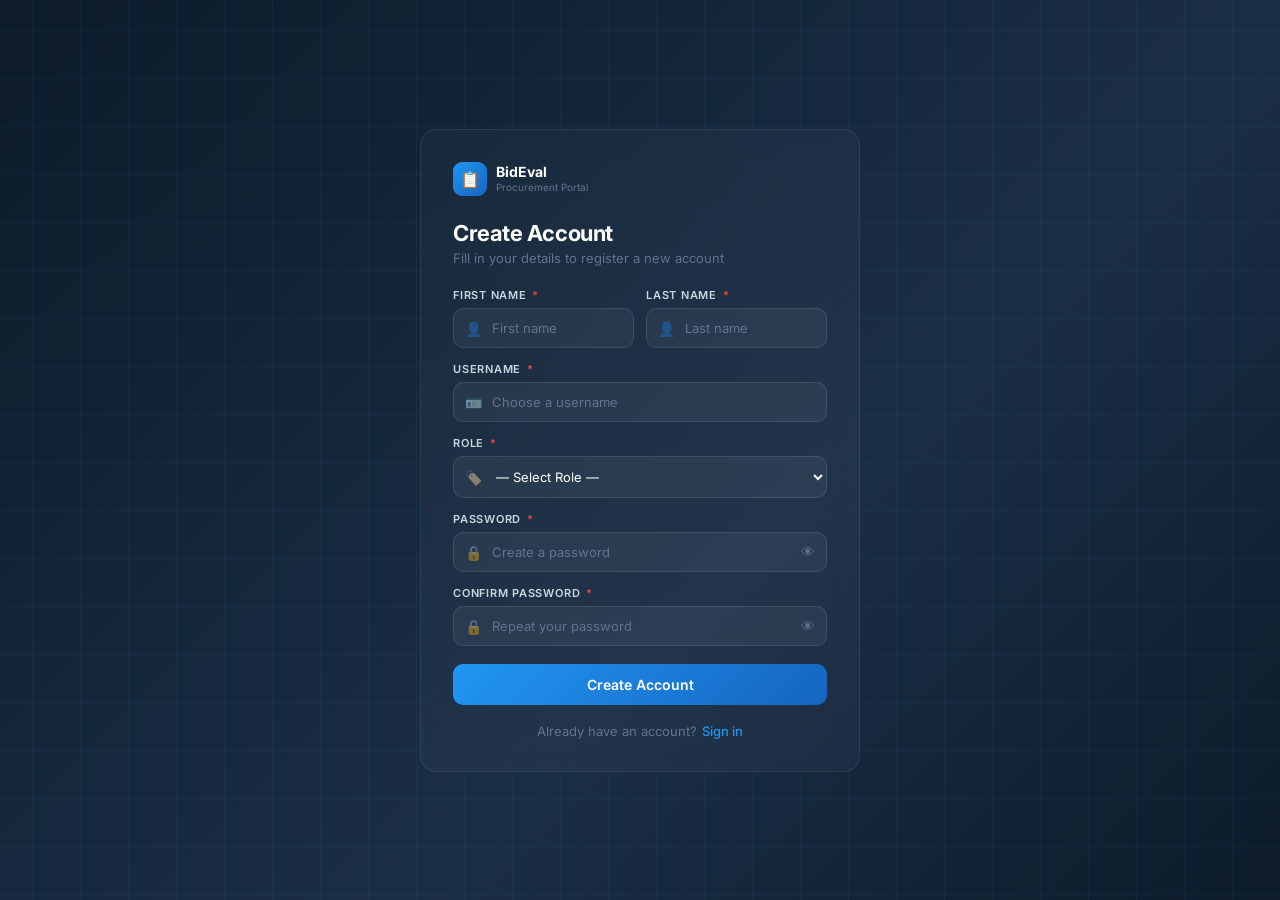
<file: createAccount.html>
<!DOCTYPE html>
<html lang="en">
<head>
<meta charset="UTF-8"/>
<meta name="viewport" content="width=device-width, initial-scale=1.0"/>
<title>Bid Evaluation Portal — Create Account</title>
<script src="apps.js"></script>
<style>
  @import url('https://fonts.googleapis.com/css2?family=Inter:wght@300;400;500;600;700&display=swap');
  *,*::before,*::after{box-sizing:border-box;margin:0;padding:0}
  :root{--navy:#0D1B2A;--navy-mid:#1A2E45;--accent:#2196F3;--accent-dark:#1565C0;--white:#FFFFFF;--grey-300:#CBD5E1;--grey-500:#64748B;--danger:#EF4444;--success:#22C55E;--radius:10px}
  html,body{height:100%;font-family:'Inter',sans-serif;background:var(--navy);color:var(--white);overflow:hidden}
  .bg{position:fixed;inset:0;z-index:0;background:linear-gradient(135deg,#0D1B2A 0%,#1A2E45 60%,#0D1B2A 100%);overflow:hidden}
  .bg::before{content:'';position:absolute;inset:-50%;background-image:linear-gradient(rgba(33,150,243,0.07) 1px,transparent 1px),linear-gradient(90deg,rgba(33,150,243,0.07) 1px,transparent 1px);background-size:48px 48px;animation:gridMove 20s linear infinite}
  @keyframes gridMove{0%{transform:translateY(0)}100%{transform:translateY(48px)}}
  .page{position:relative;z-index:1;height:100vh;display:flex;align-items:center;justify-content:center;padding:16px;overflow-y:auto}
  .register-card{width:100%;max-width:440px;background:rgba(255,255,255,0.03);border:1px solid rgba(255,255,255,0.08);border-radius:16px;padding:32px 32px;backdrop-filter:blur(12px)}
  .card-logo{display:flex;align-items:center;gap:9px;margin-bottom:24px}
  .logo-icon{width:34px;height:34px;background:linear-gradient(135deg,var(--accent),var(--accent-dark));border-radius:9px;display:flex;align-items:center;justify-content:center;font-size:16px}
  .logo-text{font-size:14px;font-weight:700;line-height:1.2}
  .logo-text span{display:block;font-size:10px;font-weight:400;color:var(--grey-500)}
  .card-header{margin-bottom:22px}
  .card-header h2{font-size:22px;font-weight:700;letter-spacing:-0.02em;margin-bottom:4px}
  .card-header p{font-size:13px;color:var(--grey-500)}
  .form-group{margin-bottom:14px}
  .form-group label{display:block;font-size:11px;font-weight:600;letter-spacing:0.07em;text-transform:uppercase;color:var(--grey-300);margin-bottom:6px}
  .form-group label .req{color:var(--danger);margin-left:2px}
  .input-wrap{position:relative}
  .input-icon{position:absolute;left:12px;top:50%;transform:translateY(-50%);font-size:14px;opacity:0.45;pointer-events:none}
  .form-group input,.form-group select{width:100%;background:rgba(255,255,255,0.05);border:1px solid rgba(255,255,255,0.1);border-radius:var(--radius);padding:11px 13px 11px 38px;font-size:13px;font-family:'Inter',sans-serif;color:var(--white);outline:none;transition:border-color 0.2s}
  .form-group select{cursor:pointer}
  .form-group select option{background:var(--navy-mid)}
  .form-group input::placeholder{color:var(--grey-500)}
  .form-group input:focus,.form-group select:focus{border-color:var(--accent);background:rgba(33,150,243,0.07)}
  .toggle-pass{position:absolute;right:12px;top:50%;transform:translateY(-50%);background:none;border:none;color:var(--grey-500);cursor:pointer;font-size:14px;transition:color 0.2s}
  .toggle-pass:hover{color:var(--white)}
  .fields-row{display:grid;grid-template-columns:1fr 1fr;gap:12px}
  .alert{border-radius:var(--radius);padding:10px 14px;font-size:13px;font-weight:500;margin-bottom:14px;display:none;align-items:center;gap:8px}
  .alert.error{background:rgba(239,68,68,0.12);border:1px solid rgba(239,68,68,0.35);color:#FCA5A5;display:flex}
  .alert.success{background:rgba(34,197,94,0.12);border:1px solid rgba(34,197,94,0.35);color:#86EFAC;display:flex}
  .alert.hidden{display:none!important}
  .btn-submit{width:100%;padding:12px;border-radius:var(--radius);border:none;font-family:'Inter',sans-serif;font-size:14px;font-weight:600;cursor:pointer;background:linear-gradient(135deg,#2196F3,#1565C0);color:var(--white);transition:opacity 0.2s,transform 0.15s;margin-top:4px}
  .btn-submit:hover:not(:disabled){opacity:0.9;transform:translateY(-1px)}
  .btn-submit:disabled{opacity:0.5;cursor:not-allowed}
  .btn-submit .spinner{display:none;width:16px;height:16px;border:2px solid rgba(255,255,255,0.4);border-top-color:var(--white);border-radius:50%;animation:spin 0.7s linear infinite;margin:0 auto}
  @keyframes spin{to{transform:rotate(360deg)}}
  .btn-submit.loading .btn-text{display:none}
  .btn-submit.loading .spinner{display:block}
  .back-link{display:flex;align-items:center;justify-content:center;gap:5px;margin-top:18px;font-size:13px;color:var(--grey-500)}
  .back-link a{color:var(--accent);cursor:pointer;text-decoration:none;font-weight:500}
  .back-link a:hover{text-decoration:underline}
  @media(max-width:480px){.register-card{padding:24px 18px}.fields-row{grid-template-columns:1fr}}
</style>
</head>
<body>
<div class="bg"></div>
<div class="page">
  <div class="register-card">
    <div class="card-logo"><div class="logo-icon">📋</div><div class="logo-text">BidEval <span>Procurement Portal</span></div></div>
    <div class="card-header"><h2>Create Account</h2><p>Fill in your details to register a new account</p></div>
    <div id="alertBox" class="alert hidden"><span id="alertIcon"></span><span id="alertMsg"></span></div>
    <div class="fields-row">
      <div class="form-group"><label>First Name <span class="req">*</span></label><div class="input-wrap"><span class="input-icon">👤</span><input type="text" id="firstName" placeholder="First name" oninput="clearAlert()"/></div></div>
      <div class="form-group"><label>Last Name <span class="req">*</span></label><div class="input-wrap"><span class="input-icon">👤</span><input type="text" id="lastName" placeholder="Last name" oninput="clearAlert()"/></div></div>
    </div>
    <div class="form-group"><label>Username <span class="req">*</span></label><div class="input-wrap"><span class="input-icon">🪪</span><input type="text" id="username" placeholder="Choose a username" autocomplete="username" oninput="clearAlert()"/></div></div>
    <div class="form-group"><label>Role <span class="req">*</span></label><div class="input-wrap"><span class="input-icon">🏷️</span><select id="role"><option value="">— Select Role —</option><option value="VIEWER">Viewer</option><option value="EVALUATOR">Evaluator</option><option value="ADMIN">Admin</option></select></div></div>
    <div class="form-group"><label>Password <span class="req">*</span></label><div class="input-wrap"><span class="input-icon">🔒</span><input type="password" id="password" placeholder="Create a password" autocomplete="new-password" oninput="clearAlert()"/><button class="toggle-pass" type="button" onclick="togglePass('password','tp1')" id="tp1">👁</button></div></div>
    <div class="form-group"><label>Confirm Password <span class="req">*</span></label><div class="input-wrap"><span class="input-icon">🔒</span><input type="password" id="confirmPassword" placeholder="Repeat your password" autocomplete="new-password" oninput="clearAlert()"/><button class="toggle-pass" type="button" onclick="togglePass('confirmPassword','tp2')" id="tp2">👁</button></div></div>
    <button class="btn-submit" id="submitBtn" onclick="doRegister()"><span class="btn-text">Create Account</span><div class="spinner"></div></button>
    <div class="back-link">Already have an account? <a onclick="window.location.href='login.html'">Sign in</a></div>
  </div>
</div>
<script>
  window.addEventListener('load',()=>{if(typeof Session!=='undefined'&&Session.isLoggedIn())window.location.href='dashboard.html'});
  function togglePass(iId,bId){const i=document.getElementById(iId),b=document.getElementById(bId);if(i.type==='password'){i.type='text';b.textContent='🙈'}else{i.type='password';b.textContent='👁'}}
  function showAlert(msg,type){const b=document.getElementById('alertBox');document.getElementById('alertIcon').textContent=type==='error'?'⚠️':'✅';document.getElementById('alertMsg').textContent=msg;b.className='alert '+type}
  function clearAlert(){document.getElementById('alertBox').className='alert hidden'}
  function setLoading(on){const b=document.getElementById('submitBtn');b.classList.toggle('loading',on);b.disabled=on}
  function doRegister(){
    clearAlert();
    const firstName=document.getElementById('firstName').value.trim();
    const lastName=document.getElementById('lastName').value.trim();
    const username=document.getElementById('username').value.trim();
    const role=document.getElementById('role').value;
    const password=document.getElementById('password').value;
    const confirm=document.getElementById('confirmPassword').value;
    if(!firstName){showAlert('First name is required.','error');return}
    if(!lastName){showAlert('Last name is required.','error');return}
    if(!username){showAlert('Username is required.','error');return}
    if(!role){showAlert('Please select a role.','error');return}
    if(!password){showAlert('Password is required.','error');return}
    if(password.length<6){showAlert('Password must be at least 6 characters.','error');return}
    if(password!==confirm){showAlert('Passwords do not match.','error');return}
    setLoading(true);
    Auth.registerUser({username,password,fullName:firstName+' '+lastName,role,email:''})
      .then(r=>{
        setLoading(false);
        if(r.success){showAlert('Account created! Redirecting to login…','success');setTimeout(()=>{window.location.href='login.html'},1000)}
        else showAlert(r.message||'Registration failed.','error')
      }).catch(e=>{setLoading(false);showAlert('Error: '+e.message,'error')});
  }
  document.addEventListener('keydown',e=>{if(e.key==='Enter')doRegister()});
</script>
</body>
</html>
</file>
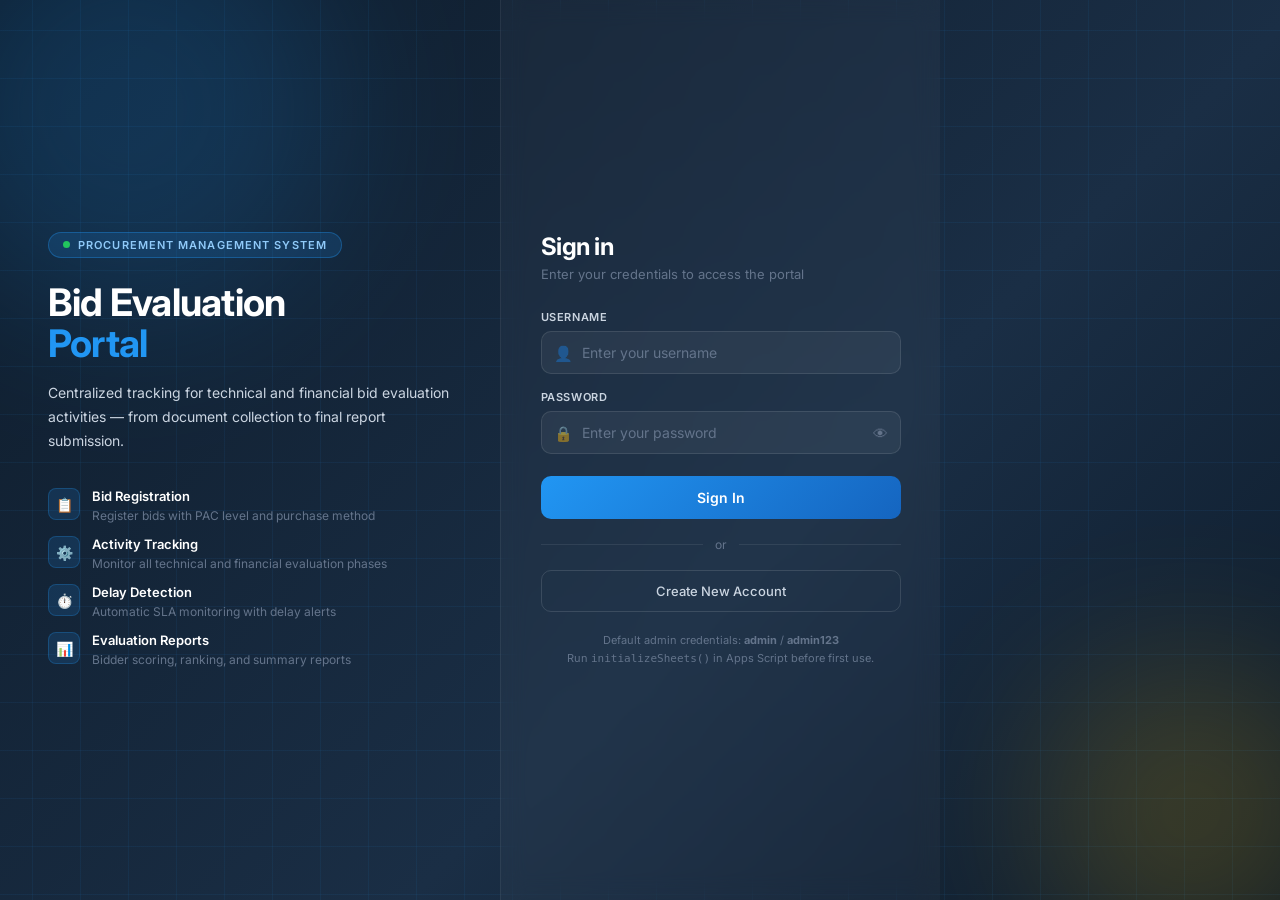
<file: dashboard.html>
<!DOCTYPE html>
<html lang="en">
<head>
<meta charset="UTF-8"/>
<meta name="viewport" content="width=device-width, initial-scale=1.0"/>
<title>Bid Evaluation Portal — Dashboard</title>
<script src="apps.js"></script>
<style>
  @import url('https://fonts.googleapis.com/css2?family=Inter:wght@300;400;500;600;700&display=swap');

  *, *::before, *::after { box-sizing: border-box; margin: 0; padding: 0; }

  :root {
    --navy:        #0D1B2A;
    --navy-mid:    #1A2E45;
    --navy-light:  #243B55;
    --navy-card:   #162032;
    --accent:      #2196F3;
    --accent-dark: #1565C0;
    --gold:        #FFC107;
    --white:       #FFFFFF;
    --grey-100:    #F5F7FA;
    --grey-300:    #CBD5E1;
    --grey-500:    #64748B;
    --grey-700:    #334155;
    --danger:      #EF4444;
    --warning:     #F59E0B;
    --success:     #22C55E;
    --info:        #38BDF8;
    --radius:      10px;
    --radius-lg:   16px;
    --sidebar-w:   240px;
  }

  html, body { height: 100%; font-family: 'Inter', sans-serif; background: var(--navy); color: var(--white); overflow: hidden; }

  /* ── Layout ── */
  .app { display: flex; height: 100vh; }

  /* ── Sidebar ── */
  .sidebar {
    width: var(--sidebar-w);
    background: var(--navy-card);
    border-right: 1px solid rgba(255,255,255,0.06);
    display: flex;
    flex-direction: column;
    flex-shrink: 0;
  }
  .sidebar-logo {
    padding: 22px 20px 18px;
    border-bottom: 1px solid rgba(255,255,255,0.06);
  }
  .sidebar-logo .logo-mark {
    display: flex; align-items: center; gap: 10px;
  }
  .logo-icon {
    width: 36px; height: 36px;
    background: linear-gradient(135deg, var(--accent), var(--accent-dark));
    border-radius: 9px;
    display: flex; align-items: center; justify-content: center;
    font-size: 18px;
  }
  .logo-text { font-size: 14px; font-weight: 700; line-height: 1.2; }
  .logo-text span { display: block; font-size: 10px; font-weight: 400; color: var(--grey-500); letter-spacing: 0.05em; }

  .sidebar-nav { flex: 1; padding: 16px 10px; display: flex; flex-direction: column; gap: 2px; overflow-y: auto; }
  .nav-section-label {
    font-size: 10px; font-weight: 600; letter-spacing: 0.1em; text-transform: uppercase;
    color: var(--grey-500); padding: 12px 10px 6px;
  }
  .nav-item {
    display: flex; align-items: center; gap: 10px;
    padding: 10px 12px; border-radius: 8px;
    font-size: 13px; font-weight: 500; color: var(--grey-300);
    cursor: pointer; transition: all 0.15s; border: none; background: none; width: 100%; text-align: left;
  }
  .nav-item:hover   { background: rgba(255,255,255,0.05); color: var(--white); }
  .nav-item.active  { background: rgba(33,150,243,0.15); color: var(--accent); }
  .nav-item .icon   { font-size: 16px; width: 20px; text-align: center; }
  .nav-item .badge  {
    margin-left: auto; background: var(--danger); color: var(--white);
    font-size: 10px; font-weight: 700; padding: 1px 6px; border-radius: 10px; min-width: 18px; text-align: center;
  }

  .sidebar-user {
    padding: 14px 16px; border-top: 1px solid rgba(255,255,255,0.06);
    display: flex; align-items: center; gap: 10px;
  }
  .user-avatar {
    width: 34px; height: 34px; border-radius: 50%;
    background: linear-gradient(135deg, var(--accent), var(--accent-dark));
    display: flex; align-items: center; justify-content: center;
    font-size: 14px; font-weight: 700; flex-shrink: 0;
  }
  .user-info { flex: 1; min-width: 0; }
  .user-info strong { display: block; font-size: 12px; font-weight: 600; white-space: nowrap; overflow: hidden; text-overflow: ellipsis; }
  .user-info span   { font-size: 11px; color: var(--grey-500); }
  .btn-logout {
    background: none; border: none; color: var(--grey-500); cursor: pointer; font-size: 16px; padding: 4px;
    transition: color 0.15s;
  }
  .btn-logout:hover { color: var(--danger); }

  /* ── Main ── */
  .main { flex: 1; display: flex; flex-direction: column; overflow: hidden; }

  .topbar {
    padding: 16px 28px; border-bottom: 1px solid rgba(255,255,255,0.06);
    display: flex; align-items: center; gap: 16px; background: var(--navy-card); flex-shrink: 0;
  }
  .topbar h1 { font-size: 18px; font-weight: 700; flex: 1; }
  .topbar-actions { display: flex; gap: 10px; align-items: center; }

  .btn { display: inline-flex; align-items: center; gap: 7px; padding: 9px 18px; border-radius: 8px; font-size: 13px; font-weight: 600; cursor: pointer; border: none; transition: all 0.15s; font-family: 'Inter', sans-serif; }
  .btn-primary { background: linear-gradient(135deg, var(--accent), var(--accent-dark)); color: var(--white); }
  .btn-primary:hover { opacity: 0.88; transform: translateY(-1px); }
  .btn-outline { background: transparent; border: 1px solid rgba(255,255,255,0.12); color: var(--grey-300); }
  .btn-outline:hover { background: rgba(255,255,255,0.05); color: var(--white); }

  .search-box {
    display: flex; align-items: center; gap: 8px;
    background: rgba(255,255,255,0.05); border: 1px solid rgba(255,255,255,0.08);
    border-radius: 8px; padding: 8px 14px;
  }
  .search-box input { background: none; border: none; color: var(--white); font-size: 13px; font-family: 'Inter', sans-serif; outline: none; width: 200px; }
  .search-box input::placeholder { color: var(--grey-500); }

  /* ── Content ── */
  .content { flex: 1; overflow-y: auto; padding: 28px; }

  /* ── Stats row ── */
  .stats-row { display: grid; grid-template-columns: repeat(4, 1fr); gap: 16px; margin-bottom: 28px; }
  .stat-card {
    background: var(--navy-card); border: 1px solid rgba(255,255,255,0.06);
    border-radius: var(--radius-lg); padding: 20px 22px;
    display: flex; align-items: flex-start; gap: 16px;
    transition: transform 0.15s;
  }
  .stat-card:hover { transform: translateY(-2px); }
  .stat-icon {
    width: 44px; height: 44px; border-radius: 10px;
    display: flex; align-items: center; justify-content: center; font-size: 20px; flex-shrink: 0;
  }
  .stat-icon.blue   { background: rgba(33,150,243,0.15); }
  .stat-icon.green  { background: rgba(34,197,94,0.15); }
  .stat-icon.orange { background: rgba(245,158,11,0.15); }
  .stat-icon.red    { background: rgba(239,68,68,0.15); }
  .stat-body {}
  .stat-value { font-size: 28px; font-weight: 700; line-height: 1; margin-bottom: 4px; }
  .stat-label { font-size: 12px; color: var(--grey-500); font-weight: 500; }

  /* ── Section title ── */
  .section-header {
    display: flex; align-items: center; justify-content: space-between; margin-bottom: 16px;
  }
  .section-header h2 { font-size: 15px; font-weight: 700; }

  /* ── Filter tabs ── */
  .filter-tabs { display: flex; gap: 6px; flex-wrap: wrap; margin-bottom: 18px; }
  .filter-tab {
    padding: 6px 14px; border-radius: 20px; font-size: 12px; font-weight: 600;
    cursor: pointer; border: 1px solid rgba(255,255,255,0.1); background: transparent; color: var(--grey-300);
    transition: all 0.15s; font-family: 'Inter', sans-serif;
  }
  .filter-tab:hover  { background: rgba(255,255,255,0.05); }
  .filter-tab.active { background: var(--accent); border-color: var(--accent); color: var(--white); }

  /* ── Bid Table ── */
  .table-wrap {
    background: var(--navy-card); border: 1px solid rgba(255,255,255,0.06);
    border-radius: var(--radius-lg); overflow: hidden;
  }
  table { width: 100%; border-collapse: collapse; }
  thead th {
    padding: 13px 16px; text-align: left;
    font-size: 11px; font-weight: 600; letter-spacing: 0.06em; text-transform: uppercase;
    color: var(--grey-500); border-bottom: 1px solid rgba(255,255,255,0.06);
    white-space: nowrap;
  }
  tbody tr { border-bottom: 1px solid rgba(255,255,255,0.04); transition: background 0.12s; cursor: pointer; }
  tbody tr:last-child { border-bottom: none; }
  tbody tr:hover { background: rgba(255,255,255,0.03); }
  tbody td { padding: 14px 16px; font-size: 13px; vertical-align: middle; }
  .td-bid-num { font-family: 'JetBrains Mono', monospace; font-size: 12px; color: var(--accent); font-weight: 600; }
  .td-bid-name { font-weight: 500; max-width: 200px; }
  .td-bid-name small { display: block; font-size: 11px; color: var(--grey-500); font-weight: 400; margin-top: 2px; }

  /* Badges */
  .badge {
    display: inline-flex; align-items: center; gap: 4px;
    padding: 3px 10px; border-radius: 20px; font-size: 11px; font-weight: 600;
  }
  .badge-blue    { background: rgba(33,150,243,0.15); color: #90CAF9; }
  .badge-green   { background: rgba(34,197,94,0.15);  color: #86EFAC; }
  .badge-orange  { background: rgba(245,158,11,0.15); color: #FCD34D; }
  .badge-red     { background: rgba(239,68,68,0.15);  color: #FCA5A5; }
  .badge-grey    { background: rgba(100,116,139,0.15); color: var(--grey-300); }
  .badge-purple  { background: rgba(139,92,246,0.15); color: #C4B5FD; }

  /* Progress bar */
  .progress-wrap { display: flex; align-items: center; gap: 8px; }
  .progress-bar  { flex: 1; height: 6px; background: rgba(255,255,255,0.08); border-radius: 3px; overflow: hidden; min-width: 60px; }
  .progress-fill { height: 100%; border-radius: 3px; transition: width 0.4s; }
  .progress-fill.low  { background: var(--danger); }
  .progress-fill.mid  { background: var(--warning); }
  .progress-fill.high { background: var(--success); }
  .progress-pct  { font-size: 11px; font-weight: 600; color: var(--grey-300); white-space: nowrap; }

  /* Delay chip */
  .delay-chip {
    display: inline-flex; align-items: center; gap: 4px;
    font-size: 11px; font-weight: 600;
  }
  .delay-chip.ok      { color: var(--success); }
  .delay-chip.delayed { color: var(--danger); }

  /* Empty state */
  .empty-state {
    padding: 60px 20px; text-align: center; color: var(--grey-500);
  }
  .empty-state .empty-icon { font-size: 48px; margin-bottom: 16px; }
  .empty-state p { font-size: 14px; }

  /* Loading */
  .loading-row td { padding: 40px; text-align: center; color: var(--grey-500); }
  .spinner {
    display: inline-block; width: 22px; height: 22px;
    border: 2px solid rgba(255,255,255,0.15); border-top-color: var(--accent);
    border-radius: 50%; animation: spin 0.7s linear infinite;
  }
  @keyframes spin { to { transform: rotate(360deg); } }

  /* Toast */
  #toast {
    position: fixed; bottom: 28px; right: 28px; z-index: 9999;
    background: var(--navy-light); border: 1px solid rgba(255,255,255,0.1);
    border-radius: 10px; padding: 14px 20px; font-size: 13px; font-weight: 500;
    display: flex; align-items: center; gap: 10px;
    box-shadow: 0 8px 32px rgba(0,0,0,0.4);
    transform: translateY(80px); opacity: 0; transition: all 0.3s;
    max-width: 340px;
  }
  #toast.show { transform: translateY(0); opacity: 1; }

  /* PAC/method breakdown cards */
  .breakdown-row { display: grid; grid-template-columns: 1fr 1fr; gap: 16px; margin-bottom: 28px; }
  .breakdown-card {
    background: var(--navy-card); border: 1px solid rgba(255,255,255,0.06);
    border-radius: var(--radius-lg); padding: 20px;
  }
  .breakdown-card h3 { font-size: 13px; font-weight: 700; margin-bottom: 16px; color: var(--grey-300); }
  .breakdown-item { display: flex; align-items: center; gap: 10px; margin-bottom: 12px; }
  .breakdown-item:last-child { margin-bottom: 0; }
  .breakdown-label { font-size: 12px; color: var(--grey-300); width: 110px; flex-shrink: 0; }
  .breakdown-bar-wrap { flex: 1; height: 8px; background: rgba(255,255,255,0.07); border-radius: 4px; overflow: hidden; }
  .breakdown-bar { height: 100%; border-radius: 4px; background: linear-gradient(90deg, var(--accent), var(--accent-dark)); }
  .breakdown-count { font-size: 12px; font-weight: 700; color: var(--white); width: 20px; text-align: right; }

  @media (max-width: 1100px) {
    .stats-row { grid-template-columns: repeat(2, 1fr); }
    .breakdown-row { grid-template-columns: 1fr; }
  }
  @media (max-width: 700px) {
    .sidebar { display: none; }
    .stats-row { grid-template-columns: 1fr 1fr; }
  }
</style>
</head>
<body>

<div class="app">

  <!-- ── Sidebar ── -->
  <aside class="sidebar">
    <div class="sidebar-logo">
      <div class="logo-mark">
        <div class="logo-icon">📋</div>
        <div class="logo-text">BidEval<span>Procurement Portal</span></div>
      </div>
    </div>

    <nav class="sidebar-nav">
      <div class="nav-section-label">Main</div>
      <button class="nav-item active" onclick="setView('dashboard')">
        <span class="icon">🏠</span> Dashboard
      </button>
      <button class="nav-item" onclick="goToPage('register')">
        <span class="icon">➕</span> Register New Bid
      </button>
      <button class="nav-item" onclick="goToPage('report')">
        <span class="icon">📊</span> Reports
      </button>

      <div class="nav-section-label">Filters</div>
      <button class="nav-item" onclick="filterByStatus('ACTIVE')">
        <span class="icon">🔵</span> Active Bids
        <span class="badge" id="navActiveBadge">0</span>
      </button>
      <button class="nav-item" onclick="filterByStatus('DELAYED')">
        <span class="icon">🔴</span> Delayed
        <span class="badge" id="navDelayedBadge" style="background:var(--warning)">0</span>
      </button>
      <button class="nav-item" onclick="filterByStatus('COMPLETED')">
        <span class="icon">✅</span> Completed
      </button>

      <div class="nav-section-label">Phase</div>
      <button class="nav-item" onclick="filterByPhase('TECHNICAL')">
        <span class="icon">🔬</span> Technical Phase
      </button>
      <button class="nav-item" onclick="filterByPhase('FINANCIAL')">
        <span class="icon">💰</span> Financial Phase
      </button>
    </nav>

    <div class="sidebar-user">
      <div class="user-avatar" id="userAvatar">A</div>
      <div class="user-info">
        <strong id="userNameSidebar">Loading…</strong>
        <span id="userRoleSidebar">—</span>
      </div>
      <button class="btn-logout" onclick="doLogout()" title="Sign out">⏻</button>
    </div>
  </aside>

  <!-- ── Main ── -->
  <div class="main">

    <!-- Topbar -->
    <div class="topbar">
      <h1 id="pageTitle">Dashboard</h1>
      <div class="topbar-actions">
        <div class="search-box">
          <span>🔍</span>
          <input type="text" id="searchInput" placeholder="Search bids…" oninput="applyFilters()"/>
        </div>
        <button class="btn btn-outline" onclick="loadDashboard()">↺ Refresh</button>
        <button class="btn btn-primary" onclick="goToPage('register')">+ New Bid</button>
      </div>
    </div>

    <!-- Content -->
    <div class="content" id="mainContent">

      <!-- Stats -->
      <div class="stats-row">
        <div class="stat-card">
          <div class="stat-icon blue">📋</div>
          <div class="stat-body">
            <div class="stat-value" id="statTotal">—</div>
            <div class="stat-label">Total Bids</div>
          </div>
        </div>
        <div class="stat-card">
          <div class="stat-icon green">✅</div>
          <div class="stat-body">
            <div class="stat-value" id="statCompleted">—</div>
            <div class="stat-label">Completed</div>
          </div>
        </div>
        <div class="stat-card">
          <div class="stat-icon orange">⏳</div>
          <div class="stat-body">
            <div class="stat-value" id="statActive">—</div>
            <div class="stat-label">Active</div>
          </div>
        </div>
        <div class="stat-card">
          <div class="stat-icon red">⚠️</div>
          <div class="stat-body">
            <div class="stat-value" id="statDelayed">—</div>
            <div class="stat-label">Delayed</div>
          </div>
        </div>
      </div>

      <!-- Breakdown -->
      <div class="breakdown-row">
        <div class="breakdown-card">
          <h3>📌 By PAC Level</h3>
          <div id="pacBreakdown">
            <div class="breakdown-item" style="color:var(--grey-500);font-size:13px;">Loading…</div>
          </div>
        </div>
        <div class="breakdown-card">
          <h3>🛒 By Purchase Method</h3>
          <div id="methodBreakdown">
            <div class="breakdown-item" style="color:var(--grey-500);font-size:13px;">Loading…</div>
          </div>
        </div>
      </div>

      <!-- Bids table -->
      <div class="section-header">
        <h2 id="tableTitle">All Bids</h2>
        <div class="filter-tabs">
          <button class="filter-tab active" onclick="setTabFilter('ALL', this)">All</button>
          <button class="filter-tab" onclick="setTabFilter('TECHNICAL', this)">Technical Phase</button>
          <button class="filter-tab" onclick="setTabFilter('FINANCIAL', this)">Financial Phase</button>
          <button class="filter-tab" onclick="setTabFilter('COMPLETED', this)">Completed</button>
          <button class="filter-tab" onclick="setTabFilter('DELAYED', this)">⚠ Delayed</button>
        </div>
      </div>

      <div class="table-wrap">
        <table>
          <thead>
            <tr>
              <th>Bid No.</th>
              <th>Bid Name</th>
              <th>PAC Level</th>
              <th>Method</th>
              <th>Phase</th>
              <th>Progress</th>
              <th>Delay Status</th>
              <th>Reg. Date</th>
              <th>Action</th>
            </tr>
          </thead>
          <tbody id="bidTableBody">
            <tr class="loading-row"><td colspan="9"><div class="spinner"></div> Loading bids…</td></tr>
          </tbody>
        </table>
      </div>

    </div>
  </div>
</div>

<!-- Toast -->
<div id="toast"><span id="toastIcon">ℹ️</span><span id="toastMsg"></span></div>

<script>
  // ── Auth guard ──
  Session.guard();
  const user = Session.getUser();

  // ── Init ──
  function initUser() { UI.initUserBar(); }

  let allBids     = [];
  let tabFilter   = 'ALL';
  let statusFilter = null;
  let phaseFilter  = null;

  function goToPage(page) { window.location.href = page + '.html'; }
  function setView(v) {}

  function filterByStatus(s) {
    statusFilter = s; phaseFilter = null; tabFilter = 'ALL';
    document.querySelectorAll('.filter-tab').forEach(t => t.classList.remove('active'));
    document.querySelector('.filter-tab').classList.add('active');
    applyFilters();
  }
  function filterByPhase(p) {
    phaseFilter = p; statusFilter = null; tabFilter = 'ALL';
    applyFilters();
  }
  function setTabFilter(f, el) {
    tabFilter = f; statusFilter = null; phaseFilter = null;
    document.querySelectorAll('.filter-tab').forEach(t => t.classList.remove('active'));
    el.classList.add('active');
    applyFilters();
  }

  // ── Load ──
  function loadDashboard() {
    document.getElementById('bidTableBody').innerHTML =
      '<tr class="loading-row"><td colspan="9"><div class="spinner"></div> Loading bids…</td></tr>';
    BidAPI.getSummaryReport().then(onBidsLoaded).catch(err => showToast('Error: ' + err.message, 'error'));
  }

  function onBidsLoaded(result) {
    if (!result.success) { showToast(result.message, 'error'); return; }
    allBids = result.bids || [];
    renderStats(result.summary);
    renderBreakdown(result.summary);
    applyFilters();
    updateNavBadges();
  }

  // ── Stats ──
  function renderStats(s) {
    document.getElementById('statTotal').textContent     = s.total;
    document.getElementById('statCompleted').textContent = s.completed;
    document.getElementById('statActive').textContent    = s.active;
    document.getElementById('statDelayed').textContent   = s.delayed;
  }

  function renderBreakdown(s) {
    const total = s.total || 1;
    // PAC
    const pacEl = document.getElementById('pacBreakdown');
    pacEl.innerHTML = Object.entries(s.byPAC).map(([k, v]) => `
      <div class="breakdown-item">
        <div class="breakdown-label">${k}</div>
        <div class="breakdown-bar-wrap"><div class="breakdown-bar" style="width:${Math.round(v/total*100)}%"></div></div>
        <div class="breakdown-count">${v}</div>
      </div>`).join('');
    // Method
    const mEl = document.getElementById('methodBreakdown');
    mEl.innerHTML = Object.entries(s.byMethod).map(([k, v]) => `
      <div class="breakdown-item">
        <div class="breakdown-label">${k}</div>
        <div class="breakdown-bar-wrap"><div class="breakdown-bar" style="width:${Math.round(v/total*100)}%;background:linear-gradient(90deg,#FFC107,#F59E0B)"></div></div>
        <div class="breakdown-count">${v}</div>
      </div>`).join('');
  }

  function updateNavBadges() {
    document.getElementById('navActiveBadge').textContent  = allBids.filter(b => b.STATUS === 'ACTIVE').length;
    document.getElementById('navDelayedBadge').textContent = allBids.filter(b => b.delays && b.delays.length > 0).length;
  }

  // ── Filter & Render ──
  function applyFilters() {
    const q = (document.getElementById('searchInput').value || '').toLowerCase();
    let filtered = allBids.filter(b => {
      const matchSearch = !q ||
        (b.BID_NUMBER || '').toLowerCase().includes(q) ||
        (b.BID_NAME   || '').toLowerCase().includes(q);
      let matchTab = true;
      if (tabFilter === 'TECHNICAL')  matchTab = b.CURRENT_PHASE === 'TECHNICAL';
      if (tabFilter === 'FINANCIAL')  matchTab = b.CURRENT_PHASE === 'FINANCIAL';
      if (tabFilter === 'COMPLETED')  matchTab = b.STATUS === 'COMPLETED';
      if (tabFilter === 'DELAYED')    matchTab = b.delays && b.delays.length > 0;
      let matchStatus = !statusFilter;
      if (statusFilter === 'ACTIVE')   matchStatus = b.STATUS === 'ACTIVE';
      if (statusFilter === 'COMPLETED')matchStatus = b.STATUS === 'COMPLETED';
      if (statusFilter === 'DELAYED')  matchStatus = b.delays && b.delays.length > 0;
      let matchPhase = !phaseFilter || b.CURRENT_PHASE === phaseFilter;
      return matchSearch && matchTab && matchStatus && matchPhase;
    });
    renderTable(filtered);
  }

  function renderTable(bids) {
    const tbody = document.getElementById('bidTableBody');
    if (!bids.length) {
      tbody.innerHTML = `<tr><td colspan="9">
        <div class="empty-state">
          <div class="empty-icon">📭</div>
          <p>No bids found. <a href="register.html" style="color:var(--accent);">Register one now.</a></p>
        </div></td></tr>`;
      return;
    }
    tbody.innerHTML = bids.map(bid => {
      const pct      = bid.overallProgress || 0;
      const fillCls  = pct >= 75 ? 'high' : pct >= 40 ? 'mid' : 'low';
      const delayed  = bid.delays && bid.delays.length > 0;
      const delayChip = delayed
        ? `<span class="delay-chip delayed">⚠ ${bid.delays.length} delayed</span>`
        : `<span class="delay-chip ok">✔ On track</span>`;
      const phaseBadge = bid.CURRENT_PHASE === 'TECHNICAL'
        ? `<span class="badge badge-blue">🔬 Technical</span>`
        : bid.CURRENT_PHASE === 'FINANCIAL'
        ? `<span class="badge badge-orange">💰 Financial</span>`
        : `<span class="badge badge-green">✅ Completed</span>`;
      const statusBadge = bid.STATUS === 'COMPLETED'
        ? `<span class="badge badge-green">Completed</span>`
        : bid.STATUS === 'ACTIVE'
        ? `<span class="badge badge-blue">Active</span>`
        : `<span class="badge badge-grey">${bid.STATUS}</span>`;
      const methodMap = { 'OPEN BID': 'badge-purple', 'DIRECT PURCHASE': 'badge-orange', 'PROFORMA': 'badge-grey' };
      const methodBadge = `<span class="badge ${methodMap[bid.PURCHASE_METHOD]||'badge-grey'}">${bid.PURCHASE_METHOD}</span>`;
      const regDate = bid.REGISTRATION_DATE ? new Date(bid.REGISTRATION_DATE).toLocaleDateString('en-GB') : '—';
      return `<tr onclick="openBid('${bid.BID_ID}')">
        <td class="td-bid-num">${bid.BID_NUMBER || '—'}</td>
        <td class="td-bid-name">${bid.BID_NAME || '—'}<small>${bid.PAC_LEVEL}</small></td>
        <td><span class="badge badge-blue">${bid.PAC_LEVEL}</span></td>
        <td>${methodBadge}</td>
        <td>${phaseBadge}</td>
        <td>
          <div class="progress-wrap">
            <div class="progress-bar"><div class="progress-fill ${fillCls}" style="width:${pct}%"></div></div>
            <span class="progress-pct">${pct}%</span>
          </div>
        </td>
        <td>${delayChip}</td>
        <td style="font-size:12px;color:var(--grey-500)">${regDate}</td>
        <td><button class="btn btn-outline" style="padding:6px 12px;font-size:12px" onclick="event.stopPropagation();openBid('${bid.BID_ID}')">Open →</button></td>
      </tr>`;
    }).join('');
  }

  function openBid(bidId) {
    localStorage.setItem('currentBidId', bidId);
    window.location.href = 'bidDetail.html';
  }

  // ── Logout ──
  function doLogout() { UI.doLogout(); }

  // ── Toast ──
  function showToast(msg, type) {
    const t = document.getElementById('toast');
    document.getElementById('toastIcon').textContent = type === 'error' ? '❌' : type === 'success' ? '✅' : 'ℹ️';
    document.getElementById('toastMsg').textContent  = msg;
    t.classList.add('show');
    setTimeout(() => t.classList.remove('show'), 3500);
  }

  // ── Boot ──
  initUser();
  loadDashboard();</script>
</body>
</html>
</file>
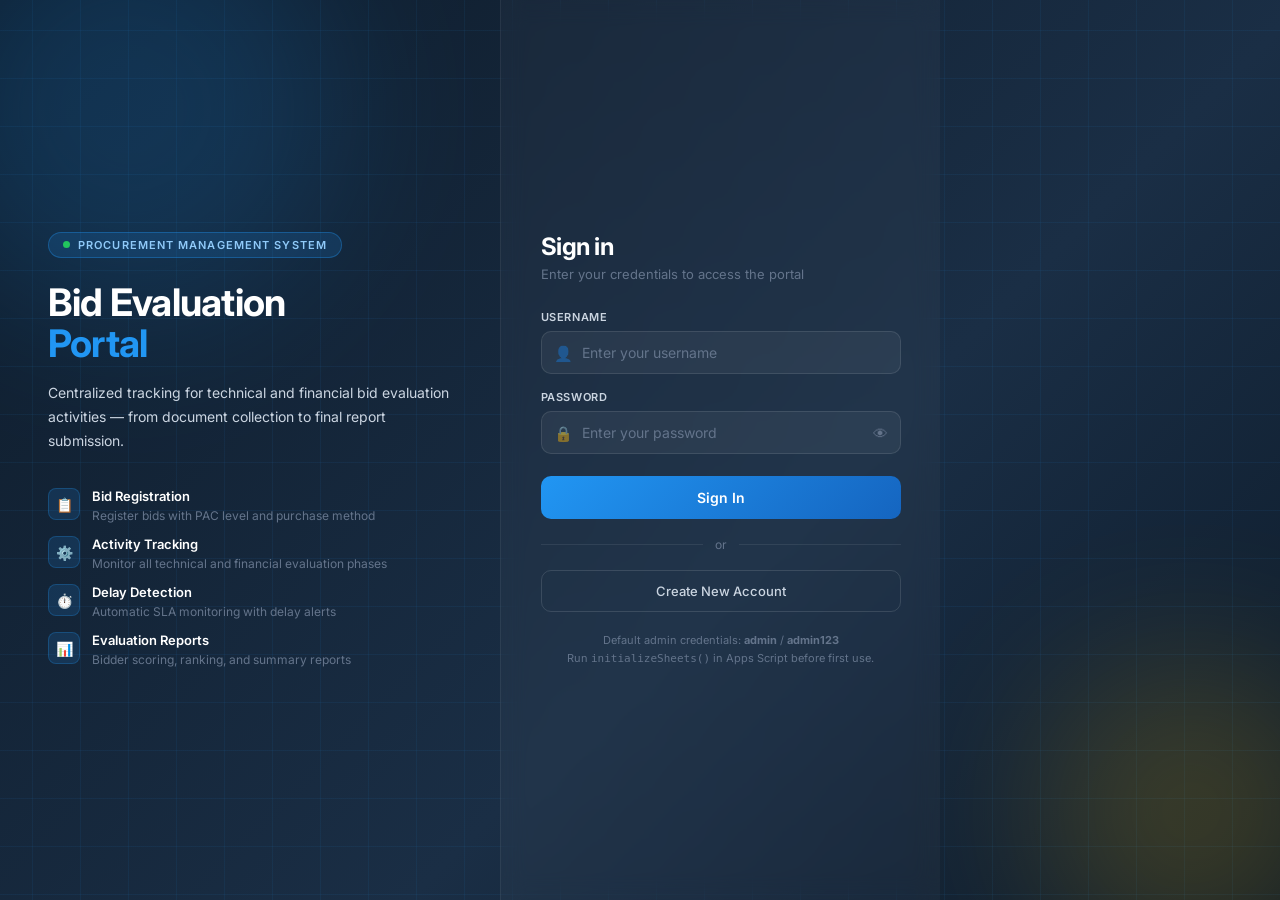
<file: login.html>
<!DOCTYPE html>
<html lang="en">
<head>
<meta charset="UTF-8"/>
<meta name="viewport" content="width=device-width, initial-scale=1.0"/>
<title>Bid Evaluation Portal — Login</title>
<script src="apps.js"></script>
<style>
  @import url('https://fonts.googleapis.com/css2?family=Inter:wght@300;400;500;600;700&display=swap');
  *,*::before,*::after{box-sizing:border-box;margin:0;padding:0}
  :root{
    --navy:#0D1B2A;--navy-mid:#1A2E45;--accent:#2196F3;--accent-dark:#1565C0;
    --white:#FFFFFF;--grey-300:#CBD5E1;--grey-500:#64748B;
    --danger:#EF4444;--success:#22C55E;--radius:10px;
  }
  html,body{height:100%;font-family:'Inter',sans-serif;background:var(--navy);color:var(--white);overflow:hidden}
  .bg{position:fixed;inset:0;z-index:0;background:linear-gradient(135deg,#0D1B2A 0%,#1A2E45 60%,#0D1B2A 100%);overflow:hidden}
  .bg::before{content:'';position:absolute;inset:-50%;
    background-image:linear-gradient(rgba(33,150,243,0.07) 1px,transparent 1px),linear-gradient(90deg,rgba(33,150,243,0.07) 1px,transparent 1px);
    background-size:48px 48px;animation:gridMove 20s linear infinite}
  @keyframes gridMove{0%{transform:translateY(0)}100%{transform:translateY(48px)}}
  .bg-orb{position:absolute;border-radius:50%;filter:blur(80px);opacity:0.18;animation:pulse 6s ease-in-out infinite}
  .bg-orb.one{width:420px;height:420px;background:#2196F3;top:-100px;left:-80px}
  .bg-orb.two{width:300px;height:300px;background:#FFC107;bottom:-60px;right:-60px;animation-delay:3s}
  @keyframes pulse{0%,100%{transform:scale(1);opacity:0.18}50%{transform:scale(1.15);opacity:0.26}}
  .page{position:relative;z-index:1;height:100vh;display:flex}

  /* Brand panel */
  .brand-panel{flex:1;display:flex;flex-direction:column;justify-content:center;padding:40px 48px;max-width:500px;overflow:hidden}
  .brand-badge{display:inline-flex;align-items:center;gap:8px;background:rgba(33,150,243,0.15);border:1px solid rgba(33,150,243,0.35);border-radius:24px;padding:5px 14px;font-size:11px;font-weight:600;letter-spacing:0.1em;color:#90CAF9;text-transform:uppercase;margin-bottom:24px;width:fit-content}
  .brand-badge .dot{width:7px;height:7px;background:var(--success);border-radius:50%;animation:blink 1.5s infinite}
  @keyframes blink{0%,100%{opacity:1}50%{opacity:0.3}}
  .brand-title{font-size:38px;font-weight:700;line-height:1.1;letter-spacing:-0.02em;margin-bottom:16px}
  .brand-title span{color:var(--accent)}
  .brand-desc{font-size:14px;line-height:1.7;color:var(--grey-300);margin-bottom:36px}
  .feature-list{display:flex;flex-direction:column;gap:12px}
  .feature-item{display:flex;align-items:flex-start;gap:12px}
  .feature-icon{width:32px;height:32px;border-radius:8px;background:rgba(33,150,243,0.15);border:1px solid rgba(33,150,243,0.25);display:flex;align-items:center;justify-content:center;font-size:14px;flex-shrink:0}
  .feature-text strong{display:block;font-size:13px;font-weight:600;color:var(--white)}
  .feature-text span{font-size:12px;color:var(--grey-500)}

  /* Form panel */
  .form-panel{width:440px;display:flex;align-items:center;justify-content:center;padding:24px 28px;background:rgba(255,255,255,0.03);border-left:1px solid rgba(255,255,255,0.06);backdrop-filter:blur(12px);overflow-y:auto}
  .login-card{width:100%;max-width:360px}
  .card-header{margin-bottom:28px}
  .card-header h2{font-size:24px;font-weight:700;letter-spacing:-0.02em;margin-bottom:5px}
  .card-header p{font-size:13px;color:var(--grey-500)}
  .form-group{margin-bottom:16px}
  .form-group label{display:block;font-size:11px;font-weight:600;letter-spacing:0.06em;text-transform:uppercase;color:var(--grey-300);margin-bottom:7px}
  .input-wrap{position:relative}
  .input-icon{position:absolute;left:13px;top:50%;transform:translateY(-50%);font-size:15px;opacity:0.5}
  .form-group input{width:100%;background:rgba(255,255,255,0.05);border:1px solid rgba(255,255,255,0.1);border-radius:var(--radius);padding:12px 13px 12px 40px;font-size:14px;font-family:'Inter',sans-serif;color:var(--white);outline:none;transition:border-color 0.2s,background 0.2s}
  .form-group input::placeholder{color:var(--grey-500)}
  .form-group input:focus{border-color:var(--accent);background:rgba(33,150,243,0.07)}
  .toggle-pass{position:absolute;right:13px;top:50%;transform:translateY(-50%);background:none;border:none;color:var(--grey-500);cursor:pointer;font-size:15px;padding:0;transition:color 0.2s}
  .toggle-pass:hover{color:var(--white)}
  .btn-login{width:100%;padding:13px;border-radius:var(--radius);border:none;font-family:'Inter',sans-serif;font-size:14px;font-weight:600;cursor:pointer;background:linear-gradient(135deg,#2196F3,#1565C0);color:var(--white);transition:opacity 0.2s,transform 0.15s;margin-top:6px}
  .btn-login:hover:not(:disabled){opacity:0.92;transform:translateY(-1px)}
  .btn-login:disabled{opacity:0.55;cursor:not-allowed}
  .btn-login .spinner{display:none;width:17px;height:17px;border:2px solid rgba(255,255,255,0.4);border-top-color:var(--white);border-radius:50%;animation:spin 0.7s linear infinite;margin:0 auto}
  @keyframes spin{to{transform:rotate(360deg)}}
  .btn-login.loading .btn-text{display:none}
  .btn-login.loading .spinner{display:block}
  .alert{border-radius:var(--radius);padding:10px 14px;font-size:13px;font-weight:500;margin-bottom:16px;display:none;align-items:center;gap:9px}
  .alert.error{background:rgba(239,68,68,0.12);border:1px solid rgba(239,68,68,0.35);color:#FCA5A5;display:flex}
  .alert.success{background:rgba(34,197,94,0.12);border:1px solid rgba(34,197,94,0.35);color:#86EFAC;display:flex}
  .alert.hidden{display:none!important}
  .divider{display:flex;align-items:center;gap:12px;margin:18px 0;color:var(--grey-500);font-size:12px}
  .divider::before,.divider::after{content:'';flex:1;height:1px;background:rgba(255,255,255,0.08)}
  .btn-register{width:100%;padding:12px;border-radius:var(--radius);border:1px solid rgba(255,255,255,0.12);font-family:'Inter',sans-serif;font-size:13px;font-weight:500;cursor:pointer;background:transparent;color:var(--grey-300);transition:all 0.2s}
  .btn-register:hover{background:rgba(255,255,255,0.05);border-color:rgba(255,255,255,0.25);color:var(--white)}
  .footer-note{margin-top:20px;text-align:center;font-size:11px;color:var(--grey-500);line-height:1.6}
  @media(max-width:860px){.brand-panel{display:none}.form-panel{width:100%;border-left:none}}
</style>
</head>
<body>
<div class="bg"><div class="bg-orb one"></div><div class="bg-orb two"></div></div>
<div class="page">
  <div class="brand-panel">
    <div class="brand-badge"><span class="dot"></span> Procurement Management System</div>
    <h1 class="brand-title">Bid Evaluation<br><span>Portal</span></h1>
    <p class="brand-desc">Centralized tracking for technical and financial bid evaluation activities — from document collection to final report submission.</p>
    <div class="feature-list">
      <div class="feature-item"><div class="feature-icon">📋</div><div class="feature-text"><strong>Bid Registration</strong><span>Register bids with PAC level and purchase method</span></div></div>
      <div class="feature-item"><div class="feature-icon">⚙️</div><div class="feature-text"><strong>Activity Tracking</strong><span>Monitor all technical and financial evaluation phases</span></div></div>
      <div class="feature-item"><div class="feature-icon">⏱️</div><div class="feature-text"><strong>Delay Detection</strong><span>Automatic SLA monitoring with delay alerts</span></div></div>
      <div class="feature-item"><div class="feature-icon">📊</div><div class="feature-text"><strong>Evaluation Reports</strong><span>Bidder scoring, ranking, and summary reports</span></div></div>
    </div>
  </div>
  <div class="form-panel">
    <div class="login-card">
      <div class="card-header"><h2>Sign in</h2><p>Enter your credentials to access the portal</p></div>
      <div id="alert" class="alert hidden"><span id="alertIcon">⚠️</span><span id="alertMsg"></span></div>
      <div class="form-group">
        <label for="username">Username</label>
        <div class="input-wrap"><span class="input-icon">👤</span><input type="text" id="username" placeholder="Enter your username" autocomplete="username"/></div>
      </div>
      <div class="form-group">
        <label for="password">Password</label>
        <div class="input-wrap">
          <span class="input-icon">🔒</span>
          <input type="password" id="password" placeholder="Enter your password" autocomplete="current-password"/>
          <button class="toggle-pass" type="button" onclick="togglePassword()" id="toggleBtn">👁</button>
        </div>
      </div>
      <button class="btn-login" id="loginBtn" onclick="doLogin()">
        <span class="btn-text">Sign In</span><div class="spinner"></div>
      </button>
      <div class="divider">or</div>
      <button class="btn-register" onclick="window.location.href='createAccount.html'">Create New Account</button>
      <div class="footer-note">Default admin credentials: <strong>admin</strong> / <strong>admin123</strong><br>Run <code>initializeSheets()</code> in Apps Script before first use.</div>
    </div>
  </div>
</div>
<script>
  function showAlert(msg,type){const el=document.getElementById('alert');document.getElementById('alertIcon').textContent=type==='error'?'⚠️':'✅';document.getElementById('alertMsg').textContent=msg;el.className='alert '+type}
  function hideAlert(){document.getElementById('alert').className='alert hidden'}
  function setLoading(on){const btn=document.getElementById('loginBtn');btn.classList.toggle('loading',on);btn.disabled=on}
  function togglePassword(){const inp=document.getElementById('password'),btn=document.getElementById('toggleBtn');if(inp.type==='password'){inp.type='text';btn.textContent='🙈'}else{inp.type='password';btn.textContent='👁'}}
  function doLogin(){
    hideAlert();
    const username=document.getElementById('username').value.trim();
    const password=document.getElementById('password').value;
    if(!username||!password){showAlert('Please enter both username and password.','error');return}
    setLoading(true);
    Auth.login(username,password).then(r=>{
      setLoading(false);
      if(r.success){Session.set(r.sessionId,r.user);showAlert('Login successful! Redirecting…','success');setTimeout(()=>{window.location.href='dashboard.html'},600)}
      else showAlert(r.message||'Login failed.','error')
    }).catch(e=>{setLoading(false);showAlert('Error: '+e.message,'error')})
  }
  document.addEventListener('keydown',e=>{if(e.key==='Enter')doLogin()});
  if(typeof Session!=='undefined'&&Session.isLoggedIn())window.location.href='dashboard.html';
</script>
</body>
</html>
</file>
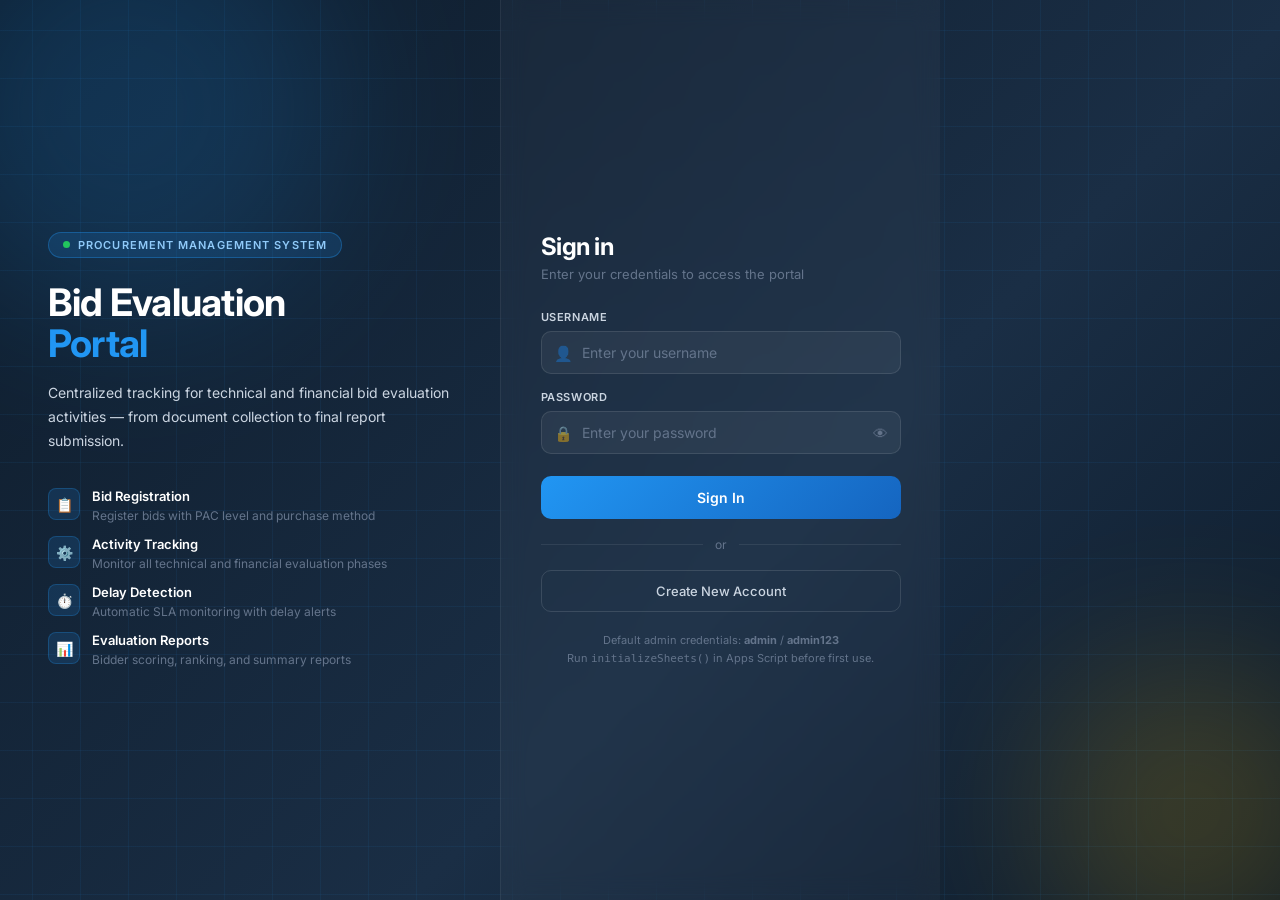
<file: register.html>
<!DOCTYPE html>
<html lang="en">
<head>
<meta charset="UTF-8"/>
<meta name="viewport" content="width=device-width, initial-scale=1.0"/>
<title>Bid Evaluation Portal — Register Bid</title>
<script src="apps.js"></script>
<style>
  @import url('https://fonts.googleapis.com/css2?family=Inter:wght@300;400;500;600;700&display=swap');
  *,*::before,*::after{box-sizing:border-box;margin:0;padding:0}
  :root{--navy:#0D1B2A;--navy-mid:#1A2E45;--navy-card:#162032;--accent:#2196F3;--accent-dark:#1565C0;--gold:#FFC107;--white:#FFFFFF;--grey-300:#CBD5E1;--grey-500:#64748B;--danger:#EF4444;--success:#22C55E;--radius:10px;--radius-lg:16px;--sidebar-w:220px}
  html,body{height:100%;font-family:'Inter',sans-serif;background:var(--navy);color:var(--white)}
  .app{display:flex;height:100vh}
  .sidebar{width:var(--sidebar-w);background:var(--navy-card);border-right:1px solid rgba(255,255,255,0.06);display:flex;flex-direction:column;flex-shrink:0}
  .sidebar-logo{padding:16px 16px 14px;border-bottom:1px solid rgba(255,255,255,0.06)}
  .logo-mark{display:flex;align-items:center;gap:9px;cursor:pointer}
  .logo-icon{width:32px;height:32px;background:linear-gradient(135deg,var(--accent),var(--accent-dark));border-radius:8px;display:flex;align-items:center;justify-content:center;font-size:16px}
  .logo-text{font-size:13px;font-weight:700;line-height:1.2}
  .logo-text span{display:block;font-size:10px;font-weight:400;color:var(--grey-500)}
  .sidebar-nav{flex:1;padding:12px 8px;display:flex;flex-direction:column;gap:2px}
  .nav-section-label{font-size:10px;font-weight:600;letter-spacing:0.1em;text-transform:uppercase;color:var(--grey-500);padding:10px 10px 5px}
  .nav-item{display:flex;align-items:center;gap:9px;padding:9px 11px;border-radius:8px;font-size:13px;font-weight:500;color:var(--grey-300);cursor:pointer;transition:all 0.15s;border:none;background:none;width:100%;text-align:left}
  .nav-item:hover{background:rgba(255,255,255,0.05);color:var(--white)}
  .nav-item.active{background:rgba(33,150,243,0.15);color:var(--accent)}
  .nav-item .icon{font-size:15px;width:18px;text-align:center}
  .sidebar-user{padding:12px 14px;border-top:1px solid rgba(255,255,255,0.06);display:flex;align-items:center;gap:9px}
  .user-avatar{width:30px;height:30px;border-radius:50%;background:linear-gradient(135deg,var(--accent),var(--accent-dark));display:flex;align-items:center;justify-content:center;font-size:13px;font-weight:700;flex-shrink:0}
  .user-info{flex:1;min-width:0}
  .user-info strong{display:block;font-size:11px;font-weight:600;white-space:nowrap;overflow:hidden;text-overflow:ellipsis}
  .user-info span{font-size:10px;color:var(--grey-500)}
  .btn-logout{background:none;border:none;color:var(--grey-500);cursor:pointer;font-size:15px;padding:3px;transition:color 0.15s}
  .btn-logout:hover{color:var(--danger)}
  .main{flex:1;display:flex;flex-direction:column;overflow:hidden}
  .topbar{padding:12px 22px;border-bottom:1px solid rgba(255,255,255,0.06);display:flex;align-items:center;background:var(--navy-card);flex-shrink:0}
  .topbar h1{font-size:16px;font-weight:700;flex:1}
  .breadcrumb{font-size:11px;color:var(--grey-500)}
  .breadcrumb a{color:var(--accent);cursor:pointer;text-decoration:none}
  .content{flex:1;overflow-y:auto;padding:20px 28px}
  .section-card{background:var(--navy-card);border:1px solid rgba(255,255,255,0.06);border-radius:var(--radius-lg);padding:20px 22px;margin-bottom:18px;max-width:960px}
  .section-card-title{display:flex;align-items:center;gap:9px;font-size:13px;font-weight:700;margin-bottom:16px;padding-bottom:12px;border-bottom:1px solid rgba(255,255,255,0.06);color:var(--grey-300)}
  .fields-grid{display:grid;grid-template-columns:1fr 1fr;gap:14px}
  .fields-grid .span-2{grid-column:1/-1}
  .form-group{display:flex;flex-direction:column;gap:5px}
  .form-group label{font-size:11px;font-weight:600;letter-spacing:0.07em;text-transform:uppercase;color:var(--grey-300)}
  .form-group label .req{color:var(--danger);margin-left:2px}
  .form-group input,.form-group select,.form-group textarea{background:rgba(255,255,255,0.05);border:1px solid rgba(255,255,255,0.1);border-radius:var(--radius);padding:9px 12px;font-size:13px;font-family:'Inter',sans-serif;color:var(--white);outline:none;transition:border-color 0.2s;width:100%}
  .form-group select{cursor:pointer}
  .form-group select option{background:var(--navy-mid)}
  .form-group input::placeholder,.form-group textarea::placeholder{color:var(--grey-500)}
  .form-group input:focus,.form-group select:focus,.form-group textarea:focus{border-color:var(--accent);background:rgba(33,150,243,0.07)}
  .form-group textarea{resize:vertical;min-height:64px}
  .form-hint{font-size:11px;color:var(--grey-500)}
  .bidder-table-wrap,.clarif-table-wrap{overflow-x:auto}
  table{width:100%;border-collapse:collapse}
  thead th{padding:9px 10px;text-align:left;font-size:11px;font-weight:600;letter-spacing:0.06em;text-transform:uppercase;color:var(--grey-500);border-bottom:1px solid rgba(255,255,255,0.07)}
  tbody tr{border-bottom:1px solid rgba(255,255,255,0.04)}
  tbody tr:last-child{border-bottom:none}
  tbody td{padding:8px 10px;vertical-align:top}
  tbody td input,tbody td select{background:rgba(255,255,255,0.05);border:1px solid rgba(255,255,255,0.1);border-radius:7px;padding:7px 9px;font-size:12px;color:var(--white);font-family:'Inter',sans-serif;outline:none;width:100%;transition:border-color 0.2s}
  tbody td input:focus,tbody td select:focus{border-color:var(--accent)}
  tbody td select option{background:var(--navy-mid)}
  .btn-remove-bidder{background:none;border:1px solid rgba(239,68,68,0.3);color:var(--danger);border-radius:6px;padding:5px 8px;cursor:pointer;font-size:11px;transition:all 0.15s}
  .btn-remove-bidder:hover{background:rgba(239,68,68,0.12)}
  .btn-add-bidder{display:inline-flex;align-items:center;gap:6px;margin-top:10px;padding:8px 14px;background:rgba(33,150,243,0.12);border:1px dashed rgba(33,150,243,0.4);border-radius:8px;color:var(--accent);font-size:12px;font-weight:600;cursor:pointer;transition:all 0.15s;font-family:'Inter',sans-serif}
  .btn-add-bidder:hover{background:rgba(33,150,243,0.2)}
  .action-bar{display:flex;align-items:center;gap:10px;padding:14px 28px;border-top:1px solid rgba(255,255,255,0.06);background:var(--navy-card);flex-shrink:0}
  .btn{display:inline-flex;align-items:center;gap:6px;padding:9px 18px;border-radius:8px;font-size:13px;font-weight:600;cursor:pointer;border:none;transition:all 0.15s;font-family:'Inter',sans-serif}
  .btn-primary{background:linear-gradient(135deg,var(--accent),var(--accent-dark));color:var(--white)}
  .btn-primary:hover:not(:disabled){opacity:0.88;transform:translateY(-1px)}
  .btn-primary:disabled{opacity:0.5;cursor:not-allowed}
  .btn-outline{background:transparent;border:1px solid rgba(255,255,255,0.12);color:var(--grey-300)}
  .btn-outline:hover{background:rgba(255,255,255,0.05);color:var(--white)}
  .spinner-inline{display:inline-block;width:14px;height:14px;border:2px solid rgba(255,255,255,0.3);border-top-color:var(--white);border-radius:50%;animation:spin 0.7s linear infinite}
  @keyframes spin{to{transform:rotate(360deg)}}
  .alert{border-radius:var(--radius);padding:10px 14px;font-size:13px;font-weight:500;display:flex;align-items:center;gap:9px;margin-bottom:16px;max-width:960px}
  .alert.error{background:rgba(239,68,68,0.12);border:1px solid rgba(239,68,68,0.3);color:#FCA5A5}
  .alert.success{background:rgba(34,197,94,0.12);border:1px solid rgba(34,197,94,0.3);color:#86EFAC}
  .alert.hidden{display:none}
  .score-display{display:flex;align-items:center;gap:5px;padding:6px 10px;background:rgba(33,150,243,0.08);border:1px solid rgba(33,150,243,0.2);border-radius:7px;font-size:12px;color:var(--grey-300)}
  .score-display strong{color:var(--gold);font-size:14px}
  @media(max-width:800px){.sidebar{display:none}.fields-grid{grid-template-columns:1fr}.fields-grid .span-2{grid-column:1}.content{padding:14px}.action-bar{padding:12px 14px}}
</style>
</head>
<body>
<div class="app">
  <aside class="sidebar">
    <div class="sidebar-logo">
      <div class="logo-mark" onclick="goTo('dashboard')">
        <div class="logo-icon">📋</div>
        <div class="logo-text">BidEval<span>Procurement Portal</span></div>
      </div>
    </div>
    <nav class="sidebar-nav">
      <div class="nav-section-label">Main</div>
      <button class="nav-item" onclick="goTo('dashboard')"><span class="icon">🏠</span> Dashboard</button>
      <button class="nav-item active"><span class="icon">➕</span> Register New Bid</button>
      <button class="nav-item" onclick="goTo('report')"><span class="icon">📊</span> Reports</button>
    </nav>
    <div class="sidebar-user">
      <div class="user-avatar" id="userAvatar">A</div>
      <div class="user-info"><strong id="userNameSidebar">—</strong><span id="userRoleSidebar">—</span></div>
      <button class="btn-logout" onclick="doLogout()" title="Sign out">⏻</button>
    </div>
  </aside>
  <div class="main">
    <div class="topbar">
      <div style="flex:1">
        <h1>Register New Bid</h1>
        <div class="breadcrumb"><a onclick="goTo('dashboard')">Dashboard</a> › Register Bid</div>
      </div>
    </div>
    <div class="content">
      <div id="alertBox" class="alert hidden"><span id="alertIcon"></span><span id="alertMsg"></span></div>
      <div class="section-card">
        <div class="section-card-title">📄 Bid Information</div>
        <div class="fields-grid">
          <div class="form-group"><label>Bid Number <span class="req">*</span></label><input type="text" id="bidNumber" placeholder="e.g. BID-2024-001" oninput="clearAlert()"/><span class="form-hint">Unique identifier for this bid</span></div>
          <div class="form-group"><label>Bid Name <span class="req">*</span></label><input type="text" id="bidName" placeholder="e.g. Supply of Office Equipment" oninput="clearAlert()"/></div>
          <div class="form-group"><label>PAC Level <span class="req">*</span></label><select id="pacLevel"><option value="">— Select PAC Level —</option><option value="PAC ONE">PAC ONE</option><option value="PAC TWO">PAC TWO</option><option value="PAC THREE">PAC THREE</option><option value="PAC FOUR">PAC FOUR</option></select><span class="form-hint">Purchase Approving Committee level</span></div>
          <div class="form-group"><label>Purchase Method <span class="req">*</span></label><select id="purchaseMethod"><option value="">— Select Method —</option><option value="OPEN BID">Open Bid</option><option value="DIRECT PURCHASE">Direct Purchase</option><option value="PROFORMA">Proforma</option></select></div>
          <div class="form-group span-2"><label>Notes / Remarks</label><textarea id="bidNotes" placeholder="Any additional notes about this bid…"></textarea></div>
        </div>
      </div>
      <div class="section-card">
        <div class="section-card-title">🏢 Bidders & Scores</div>
        <div class="bidder-table-wrap">
          <table><thead><tr><th>#</th><th>Bidder Name *</th><th>Technical Score</th><th>Financial Score</th><th>Total</th><th>Recommended</th><th>Notes</th><th></th></tr></thead>
          <tbody id="bidderRows"></tbody></table>
        </div>
        <button class="btn-add-bidder" onclick="addBidderRow()">＋ Add Bidder</button>
      </div>
      <div class="section-card">
        <div class="section-card-title">❓ Clarification Requests <span style="font-size:11px;font-weight:400;color:var(--grey-500);margin-left:6px">(optional)</span></div>
        <div class="clarif-table-wrap">
          <table><thead><tr><th>#</th><th>Subject *</th><th>Request Date *</th><th>Expected Response</th><th>Status</th><th>Notes</th><th></th></tr></thead>
          <tbody id="clarifRows"></tbody></table>
        </div>
        <button class="btn-add-bidder" onclick="addClarifRow()">＋ Add Clarification</button>
      </div>
    </div>
    <div class="action-bar">
      <button class="btn btn-outline" onclick="goTo('dashboard')">← Cancel</button>
      <button class="btn btn-primary" id="submitBtn" onclick="submitBid()">
        <span id="submitBtnText">📋 Register Bid</span>
        <span id="submitSpinner" style="display:none" class="spinner-inline"></span>
      </button>
    </div>
  </div>
</div>
<script>
  Session.guard();
  window.addEventListener('load',()=>UI.initUserBar());
  function goTo(p){window.location.href=p+'.html'}
  function doLogout(){UI.doLogout()}
  function showAlert(msg,type){const b=document.getElementById('alertBox');document.getElementById('alertIcon').textContent=type==='error'?'⚠️':'✅';document.getElementById('alertMsg').textContent=msg;b.className='alert '+type;b.scrollIntoView({behavior:'smooth',block:'nearest'})}
  function clearAlert(){document.getElementById('alertBox').className='alert hidden'}

  let bidderCount=0;
  function addBidderRow(){
    bidderCount++;const n=bidderCount;
    const row=document.createElement('tr');row.id='bdr_'+n;
    row.innerHTML=`<td style="color:var(--grey-500);font-size:11px;width:24px">${n}</td>
      <td><input type="text" id="bdr_name_${n}" placeholder="Company name"/></td>
      <td><input type="number" id="bdr_tech_${n}" placeholder="0" min="0" max="100" oninput="calcTotal(${n})"/></td>
      <td><input type="number" id="bdr_fin_${n}" placeholder="0" min="0" max="100" oninput="calcTotal(${n})"/></td>
      <td><div class="score-display">Total: <strong id="bdr_total_${n}">0</strong></div></td>
      <td><select id="bdr_rec_${n}"><option value="NO">No</option><option value="YES">Yes</option></select></td>
      <td><input type="text" id="bdr_notes_${n}" placeholder="Notes…"/></td>
      <td><button class="btn-remove-bidder" onclick="removeBidderRow(${n})">✕</button></td>`;
    document.getElementById('bidderRows').appendChild(row);
  }
  function removeBidderRow(n){const r=document.getElementById('bdr_'+n);if(r)r.remove()}
  function calcTotal(n){
    const t=parseFloat(document.getElementById('bdr_tech_'+n).value)||0;
    const f=parseFloat(document.getElementById('bdr_fin_'+n).value)||0;
    document.getElementById('bdr_total_'+n).textContent=(t+f).toFixed(1);
  }
  function getBidders(){
    const rows=[];
    for(let i=1;i<=bidderCount;i++){
      const name=document.getElementById('bdr_name_'+i);if(!name)continue;
      const v={bidderName:name.value.trim(),technicalScore:document.getElementById('bdr_tech_'+i).value,financialScore:document.getElementById('bdr_fin_'+i).value,recommended:document.getElementById('bdr_rec_'+i).value,notes:document.getElementById('bdr_notes_'+i).value};
      if(v.bidderName)rows.push(v);
    }
    return rows;
  }
  addBidderRow();

  let clarifCount=0;
  function addClarifRow(){
    clarifCount++;const n=clarifCount;
    const row=document.createElement('tr');row.id='clf_'+n;
    const today=new Date().toISOString().split('T')[0];
    row.innerHTML=`<td style="color:var(--grey-500);font-size:11px;width:24px">${n}</td>
      <td><input type="text" id="clf_subj_${n}" placeholder="Clarification subject…"/></td>
      <td><input type="date" id="clf_req_${n}" value="${today}"/></td>
      <td><input type="date" id="clf_res_${n}"/></td>
      <td><select id="clf_status_${n}"><option value="PENDING">Pending</option><option value="RESPONDED">Responded</option><option value="CLOSED">Closed</option></select></td>
      <td><input type="text" id="clf_notes_${n}" placeholder="Notes…"/></td>
      <td><button class="btn-remove-bidder" onclick="removeClarifRow(${n})">✕</button></td>`;
    document.getElementById('clarifRows').appendChild(row);
  }
  function removeClarifRow(n){const r=document.getElementById('clf_'+n);if(r)r.remove()}
  function getClarifications(){
    const rows=[];
    for(let i=1;i<=clarifCount;i++){
      const s=document.getElementById('clf_subj_'+i);if(!s)continue;
      const v={subject:s.value.trim(),requestDate:document.getElementById('clf_req_'+i).value,responseDate:document.getElementById('clf_res_'+i).value,status:document.getElementById('clf_status_'+i).value,notes:document.getElementById('clf_notes_'+i).value};
      if(v.subject)rows.push(v);
    }
    return rows;
  }

  async function submitBid(){
    clearAlert();
    const bidNumber=document.getElementById('bidNumber').value.trim();
    const bidName=document.getElementById('bidName').value.trim();
    const pacLevel=document.getElementById('pacLevel').value;
    const purchaseMethod=document.getElementById('purchaseMethod').value;
    const notes=document.getElementById('bidNotes').value.trim();
    if(!bidNumber){showAlert('Bid Number is required.','error');return}
    if(!bidName){showAlert('Bid Name is required.','error');return}
    if(!pacLevel){showAlert('Please select a PAC Level.','error');return}
    if(!purchaseMethod){showAlert('Please select a Purchase Method.','error');return}
    const bidders=getBidders();
    const clarifs=getClarifications();
    setSubmitting(true);
    try{
      const res=await BidAPI.registerBid({bidNumber,bidName,pacLevel,purchaseMethod,notes});
      if(!res.success){setSubmitting(false);showAlert(res.message,'error');return}
      const bidId=res.bidId;
      // ✅ PARALLEL saves — all bidders and clarifs at once
      await Promise.all([
        BidderAPI.addBiddersBatch(bidders,bidId),
        ClarifAPI.addClarifsBatch(clarifs,bidId)
      ]);
      setSubmitting(false);
      showAlert('Bid registered successfully! Redirecting…','success');
      BidAPI.invalidateCache();
      setTimeout(()=>{localStorage.setItem('currentBidId',bidId);window.location.href='bidDetail.html'},800);
    }catch(err){setSubmitting(false);showAlert('Error: '+err.message,'error')}
  }
  function setSubmitting(on){
    document.getElementById('submitBtn').disabled=on;
    document.getElementById('submitBtnText').style.display=on?'none':'inline';
    document.getElementById('submitSpinner').style.display=on?'inline-block':'none';
  }
</script>
</body>
</html>
</file>
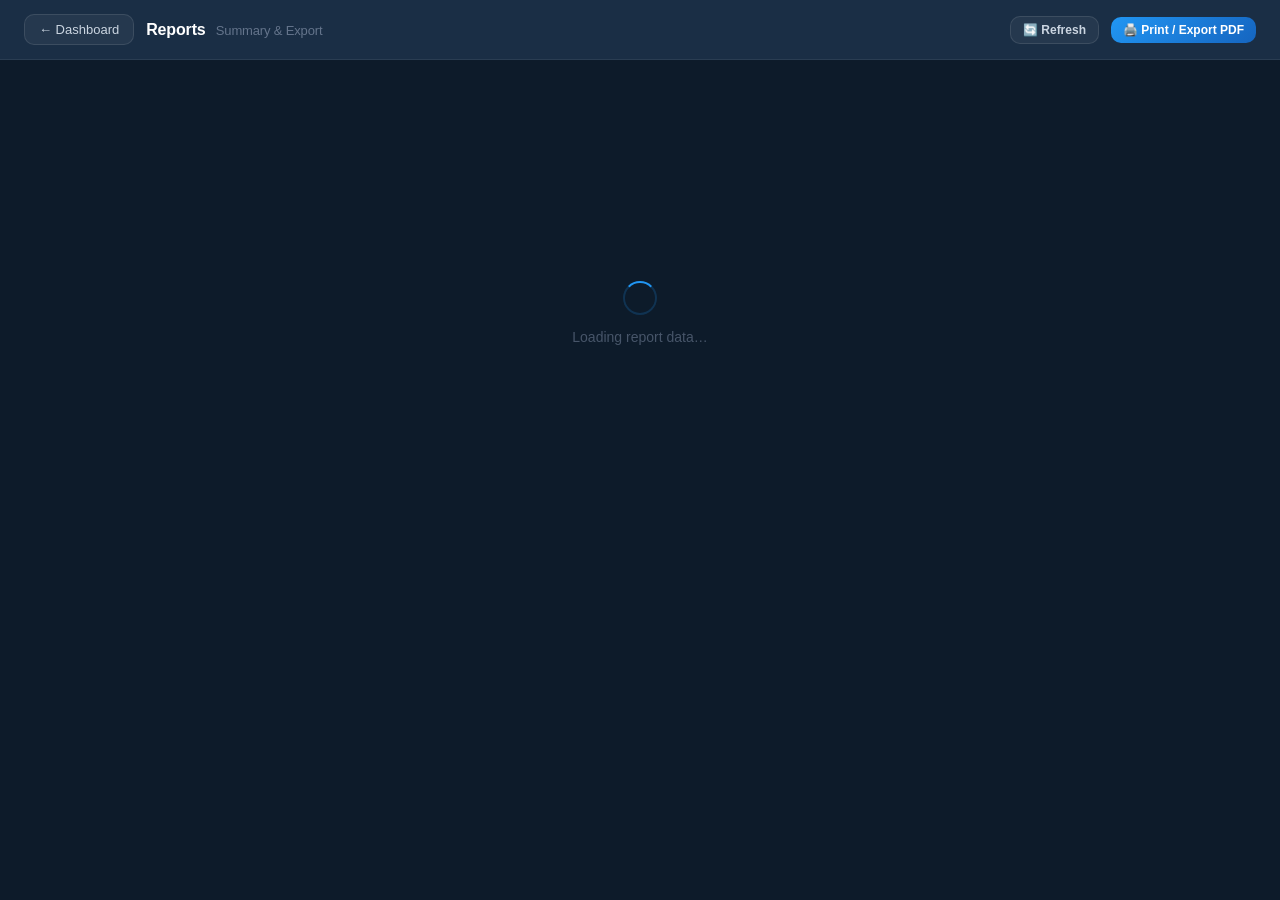
<file: report.html>
<!DOCTYPE html>
<html lang="en">
<head>
<meta charset="UTF-8"/>
<meta name="viewport" content="width=device-width, initial-scale=1.0"/>
<title>Bid Evaluation Portal — Reports</title>
<style>
  @import url('https://fonts.googleapis.com/css2?family=Inter:wght@300;400;500;600;700&family=JetBrains+Mono:wght@400;600&display=swap');

  *, *::before, *::after { box-sizing: border-box; margin: 0; padding: 0; }

  :root {
    --navy:        #0D1B2A;
    --navy-mid:    #1A2E45;
    --navy-light:  #243B55;
    --navy-card:   #162436;
    --accent:      #2196F3;
    --accent-dim:  rgba(33,150,243,0.12);
    --gold:        #FFC107;
    --white:       #FFFFFF;
    --grey-300:    #CBD5E1;
    --grey-500:    #64748B;
    --grey-600:    #475569;
    --danger:      #EF4444;
    --danger-dim:  rgba(239,68,68,0.12);
    --success:     #22C55E;
    --success-dim: rgba(34,197,94,0.12);
    --warning:     #F59E0B;
    --warning-dim: rgba(245,158,11,0.12);
    --purple:      #8B5CF6;
    --purple-dim:  rgba(139,92,246,0.12);
    --radius:      10px;
    --radius-lg:   14px;
  }

  html, body {
    min-height: 100%;
    font-family: 'Inter', sans-serif;
    background: var(--navy);
    color: var(--white);
  }

  ::-webkit-scrollbar { width: 5px; }
  ::-webkit-scrollbar-track { background: transparent; }
  ::-webkit-scrollbar-thumb { background: rgba(255,255,255,0.12); border-radius: 99px; }

  /* ── Topbar ── */
  .topbar {
    position: sticky; top: 0; z-index: 100;
    background: var(--navy-mid);
    border-bottom: 1px solid rgba(255,255,255,0.07);
    display: flex; align-items: center; gap: 12px;
    padding: 0 24px; height: 60px;
    backdrop-filter: blur(12px);
  }
  .back-btn {
    display: flex; align-items: center; gap: 7px;
    padding: 7px 14px;
    border-radius: var(--radius);
    border: 1px solid rgba(255,255,255,0.1);
    background: rgba(255,255,255,0.05);
    color: var(--grey-300);
    font-size: 13px; font-weight: 500; font-family: 'Inter', sans-serif;
    cursor: pointer; transition: all 0.15s; text-decoration: none;
  }
  .back-btn:hover { background: rgba(255,255,255,0.09); color: var(--white); }
  .topbar-title { font-size: 16px; font-weight: 700; flex: 1; letter-spacing: -0.01em; }
  .topbar-title span { color: var(--grey-500); font-weight: 400; font-size: 13px; margin-left: 6px; }

  /* ── Page ── */
  .page { max-width: 1100px; margin: 0 auto; padding: 28px 24px 80px; display: flex; flex-direction: column; gap: 20px; }

  /* ── Buttons ── */
  .btn {
    display: inline-flex; align-items: center; gap: 6px;
    padding: 8px 16px; border-radius: var(--radius); border: none;
    font-family: 'Inter', sans-serif; font-size: 13px; font-weight: 600;
    cursor: pointer; transition: all 0.15s;
  }
  .btn-primary { background: linear-gradient(135deg, #2196F3, #1565C0); color: var(--white); }
  .btn-primary:hover:not(:disabled) { opacity: 0.9; transform: translateY(-1px); }
  .btn-primary:disabled { opacity: 0.5; cursor: not-allowed; }
  .btn-ghost { background: rgba(255,255,255,0.05); border: 1px solid rgba(255,255,255,0.1); color: var(--grey-300); }
  .btn-ghost:hover { background: rgba(255,255,255,0.08); color: var(--white); }
  .btn-sm { padding: 6px 12px; font-size: 12px; }
  .btn-success { background: linear-gradient(135deg, #22C55E, #16A34A); color: var(--white); }
  .btn-success:hover { opacity: 0.9; }
  .btn-amber { background: rgba(245,158,11,0.15); border: 1px solid rgba(245,158,11,0.3); color: var(--warning); }
  .btn-amber:hover { background: rgba(245,158,11,0.25); }
  .btn-purple { background: rgba(139,92,246,0.15); border: 1px solid rgba(139,92,246,0.3); color: #C4B5FD; }
  .btn-purple:hover { background: rgba(139,92,246,0.25); }

  /* ── Panel ── */
  .panel {
    background: var(--navy-card);
    border: 1px solid rgba(255,255,255,0.07);
    border-radius: var(--radius-lg);
    overflow: hidden;
  }
  .panel-header {
    display: flex; align-items: center; justify-content: space-between;
    padding: 16px 20px;
    border-bottom: 1px solid rgba(255,255,255,0.06);
  }
  .panel-title { font-size: 14px; font-weight: 700; display: flex; align-items: center; gap: 8px; }

  /* ── Stats grid ── */
  .stats-grid { display: grid; grid-template-columns: repeat(5,1fr); gap: 14px; }
  .stat-card {
    background: var(--navy-card);
    border: 1px solid rgba(255,255,255,0.07);
    border-radius: var(--radius-lg);
    padding: 18px;
    display: flex; flex-direction: column; gap: 10px;
    transition: border-color 0.2s;
  }
  .stat-card:hover { border-color: rgba(33,150,243,0.3); }
  .stat-icon { font-size: 20px; }
  .stat-val  { font-size: 30px; font-weight: 700; letter-spacing: -0.03em; font-variant-numeric: tabular-nums; }
  .stat-lbl  { font-size: 11px; color: var(--grey-500); font-weight: 600; text-transform: uppercase; letter-spacing: 0.06em; }

  /* ── Two / three col ── */
  .two-col   { display: grid; grid-template-columns: 1fr 1fr; gap: 16px; }
  .three-col { display: grid; grid-template-columns: 1fr 1fr 1fr; gap: 16px; }

  /* ── Table ── */
  .table-wrap { overflow-x: auto; }
  table { width: 100%; border-collapse: collapse; font-size: 13px; }
  thead th {
    padding: 10px 14px;
    text-align: left;
    font-size: 10px; font-weight: 700; letter-spacing: 0.07em; text-transform: uppercase;
    color: var(--grey-600); background: rgba(255,255,255,0.025); white-space: nowrap;
  }
  tbody tr { border-top: 1px solid rgba(255,255,255,0.04); transition: background 0.12s; }
  tbody tr:hover { background: rgba(255,255,255,0.025); }
  tbody td { padding: 11px 14px; vertical-align: middle; }
  .cell-mono { font-family: 'JetBrains Mono', monospace; font-size: 12px; color: var(--accent); }
  .cell-dim  { color: var(--grey-500); font-size: 12px; }
  .cell-name { font-weight: 500; max-width: 200px; overflow: hidden; text-overflow: ellipsis; white-space: nowrap; }

  /* ── Badges ── */
  .badge {
    display: inline-flex; align-items: center; gap: 5px;
    padding: 3px 9px; border-radius: 99px;
    font-size: 11px; font-weight: 600; white-space: nowrap;
  }
  .badge::before { content: ''; width: 5px; height: 5px; border-radius: 50%; flex-shrink: 0; }
  .badge-active    { background: var(--success-dim); color: var(--success); border: 1px solid rgba(34,197,94,0.2); }
  .badge-active::before { background: var(--success); }
  .badge-completed { background: var(--accent-dim); color: var(--accent); border: 1px solid rgba(33,150,243,0.2); }
  .badge-completed::before { background: var(--accent); }
  .badge-delayed   { background: var(--danger-dim); color: #FCA5A5; border: 1px solid rgba(239,68,68,0.2); }
  .badge-delayed::before { background: var(--danger); animation: blink 1.2s infinite; }
  .badge-pending   { background: rgba(255,255,255,0.05); color: var(--grey-500); border: 1px solid rgba(255,255,255,0.08); }
  .badge-pending::before { background: var(--grey-500); }
  .badge-tech { background: var(--warning-dim); color: var(--warning); border: 1px solid rgba(245,158,11,0.2); }
  .badge-tech::before { background: var(--warning); }
  .badge-fin  { background: var(--purple-dim); color: #C4B5FD; border: 1px solid rgba(139,92,246,0.2); }
  .badge-fin::before  { background: var(--purple); }
  @keyframes blink { 0%,100% { opacity:1; } 50% { opacity:0.3; } }

  /* ── Progress bar ── */
  .progress-wrap { display: flex; align-items: center; gap: 8px; min-width: 120px; }
  .progress-bar  { flex: 1; height: 5px; background: rgba(255,255,255,0.07); border-radius: 99px; overflow: hidden; }
  .progress-fill { height: 100%; border-radius: 99px; }
  .progress-pct  { font-size: 11px; font-weight: 600; color: var(--grey-500); width: 28px; flex-shrink: 0; }

  /* ── Filter bar ── */
  .filter-bar { display: flex; align-items: center; gap: 10px; flex-wrap: wrap; }
  .search-wrap { position: relative; flex: 1; min-width: 180px; }
  .search-wrap .si { position: absolute; left: 11px; top: 50%; transform: translateY(-50%); font-size: 14px; opacity: 0.4; }
  .search-wrap input {
    width: 100%;
    background: rgba(255,255,255,0.05); border: 1px solid rgba(255,255,255,0.09);
    border-radius: var(--radius); padding: 9px 12px 9px 34px;
    font-size: 13px; font-family: 'Inter', sans-serif; color: var(--white); outline: none;
    transition: border-color 0.2s;
  }
  .search-wrap input:focus { border-color: var(--accent); }
  .search-wrap input::placeholder { color: var(--grey-600); }
  select.filter-sel {
    background: rgba(255,255,255,0.05); border: 1px solid rgba(255,255,255,0.09);
    border-radius: var(--radius); padding: 9px 12px;
    font-size: 12px; font-family: 'Inter', sans-serif; color: var(--grey-300);
    outline: none; cursor: pointer; transition: border-color 0.2s;
  }
  select.filter-sel:focus { border-color: var(--accent); }
  select.filter-sel option { background: #1A2E45; }

  /* ── Chart bars (mini) ── */
  .mini-chart { display: flex; flex-direction: column; gap: 10px; padding: 4px 0; }
  .chart-row  { display: flex; align-items: center; gap: 10px; font-size: 12px; }
  .chart-row-lbl { width: 120px; color: var(--grey-300); white-space: nowrap; overflow: hidden; text-overflow: ellipsis; flex-shrink: 0; }
  .chart-row-bar { flex: 1; height: 7px; background: rgba(255,255,255,0.06); border-radius: 99px; overflow: hidden; }
  .chart-row-fill { height: 100%; border-radius: 99px; transition: width 0.5s ease; }
  .chart-row-val  { font-size: 12px; font-weight: 700; color: var(--white); width: 18px; flex-shrink: 0; text-align: right; }

  /* ── SLA performance ── */
  .sla-grid { display: grid; grid-template-columns: repeat(4,1fr); gap: 0; }
  .sla-cell {
    padding: 14px 18px;
    border-right: 1px solid rgba(255,255,255,0.05);
    border-bottom: 1px solid rgba(255,255,255,0.05);
  }
  .sla-cell:nth-child(4n) { border-right: none; }
  .sla-cell:nth-last-child(-n+4) { border-bottom: none; }
  .sla-name  { font-size: 11px; font-weight: 700; letter-spacing: 0.04em; color: var(--grey-500); text-transform: uppercase; margin-bottom: 6px; }
  .sla-stats { display: flex; gap: 12px; align-items: center; margin-bottom: 6px; }
  .sla-num   { font-size: 20px; font-weight: 700; }
  .sla-of    { font-size: 12px; color: var(--grey-600); }
  .sla-rate  { font-size: 11px; font-weight: 600; padding: 2px 7px; border-radius: 99px; }
  .sla-rate.good { background: var(--success-dim); color: var(--success); }
  .sla-rate.bad  { background: var(--danger-dim);  color: #FCA5A5; }
  .sla-bar-wrap  { height: 4px; background: rgba(255,255,255,0.06); border-radius: 99px; overflow: hidden; }
  .sla-bar-fill  { height: 100%; border-radius: 99px; }

  /* ── PDF export button ── */
  .export-bar {
    display: flex; align-items: center; justify-content: space-between;
    flex-wrap: wrap; gap: 12px;
    background: rgba(33,150,243,0.06);
    border: 1px solid rgba(33,150,243,0.2);
    border-radius: var(--radius-lg);
    padding: 16px 20px;
  }
  .export-info { font-size: 13px; color: var(--grey-300); }
  .export-info strong { color: var(--white); }
  .export-actions { display: flex; gap: 8px; }

  /* ── Rank medal ── */
  .rank-1 { color: #FFD700; }
  .rank-2 { color: #C0C0C0; }
  .rank-3 { color: #CD7F32; }

  /* ── Toast ── */
  .toast {
    position: fixed; bottom: 24px; right: 24px;
    background: var(--navy-light); border: 1px solid rgba(255,255,255,0.12);
    border-radius: var(--radius); padding: 11px 16px;
    font-size: 13px; font-weight: 500;
    display: flex; align-items: center; gap: 9px;
    box-shadow: 0 12px 40px rgba(0,0,0,0.5);
    transform: translateY(12px); opacity: 0; pointer-events: none;
    transition: all 0.25s; z-index: 999; max-width: 300px;
  }
  .toast.show { transform: none; opacity: 1; pointer-events: all; }
  .toast.success { border-color: rgba(34,197,94,0.35); }
  .toast.error   { border-color: rgba(239,68,68,0.35); }

  /* Loading */
  .loading-screen {
    display: flex; flex-direction: column;
    align-items: center; justify-content: center;
    min-height: 50vh; gap: 14px;
    color: var(--grey-600); font-size: 14px;
  }
  .spinner {
    width: 34px; height: 34px;
    border: 2px solid rgba(33,150,243,0.2);
    border-top-color: var(--accent);
    border-radius: 50%;
    animation: spin 0.7s linear infinite;
  }
  @keyframes spin { to { transform: rotate(360deg); } }

  /* Empty */
  .empty-state {
    display: flex; flex-direction: column; align-items: center;
    gap: 6px; padding: 28px; color: var(--grey-600); font-size: 13px; text-align: center;
  }
  .empty-state .big { font-size: 26px; }

  /* Responsive */
  @media (max-width: 900px) {
    .stats-grid { grid-template-columns: repeat(3,1fr); }
    .two-col, .three-col { grid-template-columns: 1fr; }
    .sla-grid { grid-template-columns: 1fr 1fr; }
  }
  @media (max-width: 560px) {
    .stats-grid { grid-template-columns: 1fr 1fr; }
    .sla-grid   { grid-template-columns: 1fr; }
  }
</style>
</head>
<body>

<!-- Toast -->
<div class="toast" id="toast"><span id="toastIcon">✅</span><span id="toastMsg"></span></div>

<!-- ══════════════ TOPBAR ══════════════ -->
<div class="topbar">
  <button class="back-btn" onclick="goBack()">← Dashboard</button>
  <div class="topbar-title">Reports <span>Summary & Export</span></div>
  <button class="btn btn-ghost btn-sm" onclick="loadData()">🔄 Refresh</button>
  <button class="btn btn-primary btn-sm" onclick="printPage()">🖨️ Print / Export PDF</button>
</div>

<!-- ══════════════ PAGE ══════════════ -->
<div class="page" id="pageContent">
  <div class="loading-screen">
    <div class="spinner"></div>
    Loading report data…
  </div>
</div>

<script>
// ─────────────────────────────────────────
//  STATE
// ─────────────────────────────────────────
let SESSION_ID = null;
let ALL_BIDS   = [];

// ─────────────────────────────────────────
//  INIT
// ─────────────────────────────────────────
window.onload = function () {
  SESSION_ID = sessionStorage.getItem('sessionId');
  if (!SESSION_ID) { window.location.href = '?page=login'; return; }
  loadData();
};

function goBack() { window.location.href = '?page=dashboard'; }

function loadData() {
  document.getElementById('pageContent').innerHTML = `
    <div class="loading-screen"><div class="spinner"></div>Loading report data…</div>`;
  google.script.run
    .withSuccessHandler(onDataLoaded)
    .withFailureHandler(e => showToast(e.message, 'error'))
    .getSummaryReport(SESSION_ID);
}

function onDataLoaded(res) {
  if (!res || !res.success) {
    showToast((res && res.message) || 'Load error', 'error');
    return;
  }
  ALL_BIDS = res.bids || [];
  renderReport();
}

// ─────────────────────────────────────────
//  RENDER
// ─────────────────────────────────────────
function renderReport() {
  const total     = ALL_BIDS.length;
  const active    = ALL_BIDS.filter(b => b.STATUS === 'ACTIVE').length;
  const completed = ALL_BIDS.filter(b => b.STATUS === 'COMPLETED').length;
  const delayed   = ALL_BIDS.filter(b => b.delays && b.delays.length > 0).length;
  const techPhase = ALL_BIDS.filter(b => b.CURRENT_PHASE === 'TECHNICAL').length;

  // PAC breakdown
  const pac = { 'PAC ONE': 0, 'PAC TWO': 0, 'PAC THREE': 0, 'PAC FOUR': 0 };
  ALL_BIDS.forEach(b => { if (pac[b.PAC_LEVEL] !== undefined) pac[b.PAC_LEVEL]++; });
  const maxPac = Math.max(...Object.values(pac), 1);

  // Method breakdown
  const meth = { 'OPEN BID': 0, 'DIRECT PURCHASE': 0, 'PROFORMA': 0 };
  ALL_BIDS.forEach(b => { if (meth[b.PURCHASE_METHOD] !== undefined) meth[b.PURCHASE_METHOD]++; });
  const maxMeth = Math.max(...Object.values(meth), 1);

  // SLA performance per activity type
  const slaMap = buildSLAStats();

  // Bidders leaderboard (all bids with bidders)
  const leaderboard = buildLeaderboard();

  // Delayed bids table
  const delayedBids = ALL_BIDS.filter(b => b.delays && b.delays.length > 0);

  document.getElementById('pageContent').innerHTML = `

    <!-- Export bar -->
    <div class="export-bar">
      <div class="export-info">
        <strong>Full Summary Report</strong> — ${total} bids total · Generated ${new Date().toLocaleDateString('en-GB', {day:'2-digit',month:'short',year:'numeric'})}
      </div>
      <div class="export-actions">
        <button class="btn btn-ghost btn-sm" onclick="exportCSV()">📥 Export CSV</button>
        <button class="btn btn-primary btn-sm" onclick="printPage()">🖨️ Print / PDF</button>
      </div>
    </div>

    <!-- Stats -->
    <div class="stats-grid">
      ${sCard('📁','Total Bids', total, '#2196F3')}
      ${sCard('🟢','Active',    active, '#22C55E')}
      ${sCard('✅','Completed', completed, '#2196F3')}
      ${sCard('⏱️','Delayed',  delayed, '#EF4444')}
      ${sCard('🔬','Tech Phase',techPhase,'#F59E0B')}
    </div>

    <!-- Charts row -->
    <div class="two-col">
      <div class="panel">
        <div class="panel-header">
          <div class="panel-title">📊 Bids by PAC Level</div>
        </div>
        <div style="padding:18px">
          <div class="mini-chart">
            ${Object.entries(pac).map(([k,v]) => `
              <div class="chart-row">
                <div class="chart-row-lbl">${k}</div>
                <div class="chart-row-bar"><div class="chart-row-fill" style="width:${Math.round(v/maxPac*100)}%;background:var(--accent)"></div></div>
                <div class="chart-row-val">${v}</div>
              </div>`).join('')}
          </div>
        </div>
      </div>
      <div class="panel">
        <div class="panel-header">
          <div class="panel-title">🛒 Purchase Method Distribution</div>
        </div>
        <div style="padding:18px">
          <div class="mini-chart">
            ${Object.entries(meth).map(([k,v],i) => {
              const colors = ['#2196F3','#22C55E','#F59E0B'];
              return `<div class="chart-row">
                <div class="chart-row-lbl">${k}</div>
                <div class="chart-row-bar"><div class="chart-row-fill" style="width:${Math.round(v/maxMeth*100)}%;background:${colors[i]}"></div></div>
                <div class="chart-row-val">${v}</div>
              </div>`;
            }).join('')}
          </div>
          <!-- Totals note -->
          <div style="margin-top:16px;display:flex;gap:12px;flex-wrap:wrap">
            ${Object.entries(meth).map(([k,v],i)=>{
              const colors=['#2196F3','#22C55E','#F59E0B'];
              const pct = total > 0 ? Math.round(v/total*100) : 0;
              return `<div style="display:flex;align-items:center;gap:6px;font-size:11px">
                <span style="width:8px;height:8px;border-radius:50%;background:${colors[i]};display:inline-block"></span>
                <span style="color:var(--grey-500)">${k}</span>
                <span style="font-weight:700">${pct}%</span>
              </div>`;
            }).join('')}
          </div>
        </div>
      </div>
    </div>

    <!-- SLA Performance -->
    <div class="panel">
      <div class="panel-header">
        <div class="panel-title">⏱️ SLA Performance by Activity</div>
        <span style="font-size:12px;color:var(--grey-500)">Across all registered bids</span>
      </div>
      <div class="sla-grid">
        ${slaMap.map(s => `
          <div class="sla-cell">
            <div class="sla-name">${s.name}</div>
            <div class="sla-stats">
              <div class="sla-num" style="color:${s.rate>=70?'var(--success)':s.rate>=50?'var(--warning)':'var(--danger)'}">${s.onTime}</div>
              <div class="sla-of">/ ${s.total} on-time</div>
              <div class="sla-rate ${s.rate>=70?'good':'bad'}">${s.rate}%</div>
            </div>
            <div class="sla-bar-wrap">
              <div class="sla-bar-fill" style="width:${s.rate}%;background:${s.rate>=70?'var(--success)':s.rate>=50?'var(--warning)':'var(--danger)'}"></div>
            </div>
          </div>`).join('')}
      </div>
    </div>

    <!-- All Bids Table -->
    <div class="panel">
      <div class="panel-header">
        <div class="panel-title">📋 All Bids — Detailed Status</div>
        <div class="filter-bar">
          <div class="search-wrap">
            <span class="si">🔍</span>
            <input placeholder="Search bid…" oninput="filterTable(this.value,'rptBidsBody')"/>
          </div>
          <select class="filter-sel" onchange="filterByStatus(this.value,'rptBidsBody')">
            <option value="">All statuses</option>
            <option value="ACTIVE">Active</option>
            <option value="COMPLETED">Completed</option>
          </select>
          <select class="filter-sel" onchange="filterByPAC(this.value)">
            <option value="">All PAC</option>
            <option>PAC ONE</option><option>PAC TWO</option><option>PAC THREE</option><option>PAC FOUR</option>
          </select>
        </div>
      </div>
      <div class="table-wrap">
        <table>
          <thead><tr>
            <th>Bid No.</th><th>Name</th><th>PAC</th><th>Method</th>
            <th>Phase</th><th>Progress</th><th>Bidders</th>
            <th>Delays</th><th>Status</th><th>Registered</th>
          </tr></thead>
          <tbody id="rptBidsBody">
            ${ALL_BIDS.length ? ALL_BIDS.map(b => bidRow(b)).join('') : emptyRow(10)}
          </tbody>
        </table>
      </div>
    </div>

    <!-- Bidders Leaderboard -->
    <div class="panel">
      <div class="panel-header">
        <div class="panel-title">🏆 Top-Ranked Bidders</div>
        <span style="font-size:12px;color:var(--grey-500)">Sorted by total score</span>
      </div>
      <div class="table-wrap">
        <table>
          <thead><tr>
            <th>Rank</th><th>Bidder</th><th>Bid No.</th><th>Bid Name</th>
            <th>Tech Score</th><th>Fin Score</th><th>Total</th><th>Recommended</th>
          </tr></thead>
          <tbody>
            ${leaderboard.length ? leaderboard.map(r => leaderRow(r)).join('') : emptyRow(8)}
          </tbody>
        </table>
      </div>
    </div>

    <!-- Delay Detail -->
    ${delayedBids.length ? `
    <div class="panel">
      <div class="panel-header">
        <div class="panel-title">⚠️ Delayed Bids — Action Required</div>
        <span class="badge badge-delayed">${delayedBids.length} bid${delayedBids.length>1?'s':''}</span>
      </div>
      <div class="table-wrap">
        <table>
          <thead><tr>
            <th>Bid No.</th><th>Name</th><th>PAC</th><th>Phase</th><th>Delayed Activity</th><th>Delay Type</th><th>Days Over SLA</th>
          </tr></thead>
          <tbody>
            ${delayedBids.map(b => (b.delays||[]).map(d => `
              <tr>
                <td><span class="cell-mono">${esc(b.BID_NUMBER)}</span></td>
                <td><div class="cell-name">${esc(b.BID_NAME)}</div></td>
                <td><span class="badge badge-pending" style="font-size:10px">${esc(b.PAC_LEVEL)}</span></td>
                <td>${phaseBadge(b.CURRENT_PHASE)}</td>
                <td style="font-weight:500">${esc(d.activity)}</td>
                <td><span class="badge ${d.status==='COMPLETED_LATE'?'badge-tech':'badge-delayed'}" style="font-size:10px">
                  ${d.status==='COMPLETED_LATE'?'⚠ Completed Late':'🔴 Overdue'}
                </span></td>
                <td style="color:${d.status==='COMPLETED_LATE'?'var(--warning)':'var(--danger)'};font-weight:700">+${d.daysDelayed}d</td>
              </tr>`).join('')).join('')}
          </tbody>
        </table>
      </div>
    </div>` : `
    <div class="panel">
      <div class="panel-header"><div class="panel-title">⚠️ Delayed Bids</div></div>
      <div class="empty-state" style="padding:40px"><div class="big">✅</div>No delays detected — all activities within SLA</div>
    </div>`}
  `;
}

// ─────────────────────────────────────────
//  SLA STATS BUILDER
// ─────────────────────────────────────────
function buildSLAStats() {
  const activities = [
    { name: 'Tech Doc Collection', key: 'TECH_DOC', phase: 'tech' },
    { name: 'Clarification',       key: 'CLARIFICATION', phase: 'tech' },
    { name: 'Tech Eval Progress',  key: 'EVAL_PROGRESS', phase: 'tech' },
    { name: 'Tech Eval Report',    key: 'EVAL_REPORT', phase: 'tech' },
    { name: 'Fin Doc Collection',  key: 'FIN_DOC', phase: 'fin' },
    { name: 'Eng Estimation',      key: 'ENG_EST', phase: 'fin' },
    { name: 'Doc Authentication',  key: 'DOC_AUTH', phase: 'fin' },
    { name: 'Fin Eval Report',     key: 'FIN_REPORT', phase: 'fin' },
  ];

  return activities.map(a => {
    let total = 0, onTime = 0;
    ALL_BIDS.forEach(b => {
      const acts = a.phase === 'tech' ? (b.techActivities || {}) : (b.finActivities || {});
      const status = acts[a.key + '_STATUS'];
      if (!status || status === 'PENDING') return;
      if (status === 'N/A') return;
      total++;
      const hasDelay = (b.delays || []).some(d =>
        d.activity.toLowerCase().replace(/[^a-z]/g,'').includes(a.name.toLowerCase().replace(/[^a-z]/g,'').substring(0,6))
      );
      if (!hasDelay) onTime++;
    });
    const rate = total > 0 ? Math.round(onTime / total * 100) : 100;
    return { name: a.name, total, onTime, rate };
  });
}

// ─────────────────────────────────────────
//  LEADERBOARD BUILDER
// ─────────────────────────────────────────
function buildLeaderboard() {
  const rows = [];
  ALL_BIDS.forEach(b => {
    (b.bidders || []).forEach(bd => {
      rows.push({
        rank:        bd.RANK || 99,
        bidderName:  bd.BIDDER_NAME,
        bidNumber:   b.BID_NUMBER,
        bidName:     b.BID_NAME,
        techScore:   parseFloat(bd.TECHNICAL_SCORE) || 0,
        finScore:    parseFloat(bd.FINANCIAL_SCORE)  || 0,
        totalScore:  parseFloat(bd.TOTAL_SCORE) || 0,
        recommended: bd.RECOMMENDED,
      });
    });
  });
  return rows.sort((a, b) => b.totalScore - a.totalScore).slice(0, 20);
}

// ─────────────────────────────────────────
//  ROW BUILDERS
// ─────────────────────────────────────────
function bidRow(b) {
  const pct = b.overallProgress || 0;
  const color = pct === 100 ? 'var(--success)' : pct >= 50 ? 'var(--accent)' : 'var(--warning)';
  const hasDelay = b.delays && b.delays.length > 0;
  return `<tr onclick="window.location.href='?page=bidDetail&bidId=${b.BID_ID}'" style="cursor:pointer">
    <td><span class="cell-mono">${esc(b.BID_NUMBER)}</span></td>
    <td><div class="cell-name">${esc(b.BID_NAME)}</div></td>
    <td><span class="badge badge-pending" style="font-size:10px">${esc(b.PAC_LEVEL)}</span></td>
    <td><span class="cell-dim">${esc(b.PURCHASE_METHOD)}</span></td>
    <td>${phaseBadge(b.CURRENT_PHASE)}</td>
    <td>
      <div class="progress-wrap">
        <div class="progress-bar"><div class="progress-fill" style="width:${pct}%;background:${color}"></div></div>
        <div class="progress-pct">${pct}%</div>
      </div>
    </td>
    <td style="font-weight:600;color:var(--accent)">${(b.bidders||[]).length}</td>
    <td>${hasDelay ? `<span class="badge badge-delayed" style="font-size:10px">+${b.delays.length}</span>` : '<span style="color:var(--success);font-size:13px">✅</span>'}</td>
    <td>${statusBadge(b.STATUS, hasDelay)}</td>
    <td><span class="cell-dim">${fmtDate(b.REGISTRATION_DATE)}</span></td>
  </tr>`;
}

function leaderRow(r) {
  const rankCls = r.rank===1?'rank-1':r.rank===2?'rank-2':r.rank===3?'rank-3':'';
  const tColor = r.techScore>=70?'var(--success)':r.techScore>=50?'var(--warning)':'var(--danger)';
  const fColor = r.finScore>=70?'var(--success)':r.finScore>=50?'var(--warning)':'var(--danger)';
  return `<tr>
    <td class="${rankCls}" style="font-weight:700;font-size:16px">${r.rank <= 3 ? ['🥇','🥈','🥉'][r.rank-1] : '#'+r.rank}</td>
    <td style="font-weight:600">${esc(r.bidderName)}</td>
    <td><span class="cell-mono">${esc(r.bidNumber)}</span></td>
    <td><div class="cell-name" style="max-width:160px">${esc(r.bidName)}</div></td>
    <td style="color:${tColor};font-weight:600">${r.techScore}</td>
    <td style="color:${fColor};font-weight:600">${r.finScore}</td>
    <td style="font-weight:700;color:var(--accent);font-size:15px">${r.totalScore}</td>
    <td>${r.recommended==='YES'?'<span class="badge badge-active" style="font-size:10px">✓ Recommended</span>':'<span style="color:var(--grey-600);font-size:12px">—</span>'}</td>
  </tr>`;
}

// ─────────────────────────────────────────
//  FILTER / SEARCH
// ─────────────────────────────────────────
function filterTable(q, tbodyId) {
  q = q.toLowerCase();
  const tbody = document.getElementById(tbodyId);
  if (!tbody) return;
  tbody.querySelectorAll('tr').forEach(r => {
    r.style.display = r.textContent.toLowerCase().includes(q) ? '' : 'none';
  });
}

function filterByStatus(val, tbodyId) {
  const tbody = document.getElementById(tbodyId);
  if (!tbody) return;
  tbody.querySelectorAll('tr').forEach(r => {
    r.style.display = (!val || r.textContent.includes(val)) ? '' : 'none';
  });
}

function filterByPAC(val) {
  const tbody = document.getElementById('rptBidsBody');
  if (!tbody) return;
  tbody.querySelectorAll('tr').forEach(r => {
    r.style.display = (!val || r.textContent.includes(val)) ? '' : 'none';
  });
}

// ─────────────────────────────────────────
//  CSV EXPORT
// ─────────────────────────────────────────
function exportCSV() {
  const headers = ['Bid Number','Bid Name','PAC Level','Purchase Method','Phase','Progress %',
                   'Bidders','Delays','Status','Registration Date'];
  const rows = ALL_BIDS.map(b => [
    b.BID_NUMBER,
    b.BID_NAME,
    b.PAC_LEVEL,
    b.PURCHASE_METHOD,
    b.CURRENT_PHASE,
    (b.overallProgress || 0) + '%',
    (b.bidders || []).length,
    (b.delays  || []).length,
    b.STATUS,
    fmtDate(b.REGISTRATION_DATE)
  ]);

  const csv = [headers, ...rows]
    .map(r => r.map(v => `"${String(v||'').replace(/"/g,'""')}"`).join(','))
    .join('\n');

  const blob = new Blob([csv], { type: 'text/csv' });
  const url  = URL.createObjectURL(blob);
  const a    = document.createElement('a');
  a.href = url; a.download = 'bid_evaluation_report.csv'; a.click();
  URL.revokeObjectURL(url);
  showToast('CSV exported', 'success');
}

// ─────────────────────────────────────────
//  PRINT / PDF
// ─────────────────────────────────────────
function printPage() { window.print(); }

// ─────────────────────────────────────────
//  STAT CARD HELPER
// ─────────────────────────────────────────
function sCard(icon, label, value, color) {
  return `<div class="stat-card">
    <div class="stat-icon">${icon}</div>
    <div class="stat-val" style="color:${color}">${value}</div>
    <div class="stat-lbl">${label}</div>
  </div>`;
}

// ─────────────────────────────────────────
//  BADGE HELPERS
// ─────────────────────────────────────────
function statusBadge(s, delayed) {
  if (delayed) return '<span class="badge badge-delayed">⏱ Delayed</span>';
  const map = { 'ACTIVE': 'badge-active', 'COMPLETED': 'badge-completed' };
  return `<span class="badge ${map[s]||'badge-pending'}">${s||'—'}</span>`;
}
function phaseBadge(p) {
  const map = { 'TECHNICAL': 'badge-tech', 'FINANCIAL': 'badge-fin', 'COMPLETED': 'badge-completed' };
  const lbl = { 'TECHNICAL': '🔬 Tech', 'FINANCIAL': '💰 Fin', 'COMPLETED': '✅ Done' };
  return `<span class="badge ${map[p]||'badge-pending'}">${lbl[p]||(p||'—')}</span>`;
}

// ─────────────────────────────────────────
//  UTILS
// ─────────────────────────────────────────
function esc(s) {
  if (s === null || s === undefined) return '';
  return String(s).replace(/&/g,'&amp;').replace(/</g,'&lt;').replace(/>/g,'&gt;').replace(/"/g,'&quot;');
}
function fmtDate(d) {
  if (!d) return '—';
  try { return new Date(d).toLocaleDateString('en-GB', { day:'2-digit', month:'short', year:'numeric' }); }
  catch { return String(d); }
}
function emptyRow(cols) {
  return `<tr><td colspan="${cols}"><div class="empty-state"><div class="big">📭</div>No data yet</div></td></tr>`;
}
let toastTimer;
function showToast(msg, type='success') {
  const el = document.getElementById('toast');
  document.getElementById('toastIcon').textContent = type==='success'?'✅':'❌';
  document.getElementById('toastMsg').textContent  = msg;
  el.className = 'toast show ' + type;
  clearTimeout(toastTimer);
  toastTimer = setTimeout(() => el.classList.remove('show'), 3500);
}
</script>

<!-- Print styles -->
<style>
  @media print {
    .topbar, .export-bar, .filter-bar, .btn, .back-btn { display: none !important; }
    body { background: white !important; color: black !important; }
    .page { max-width: 100%; padding: 0; }
    .panel, .stat-card { border: 1px solid #ddd !important; break-inside: avoid; }
    .stat-val, .panel-title { color: black !important; }
    .cell-mono { color: #1565C0 !important; }
    .badge { border: 1px solid #ccc !important; }
    td, th { color: #333 !important; border-color: #ddd !important; }
    .progress-bar { background: #eee !important; }
    .toast { display: none !important; }
  }
</style>
</body>
</html>
</file>
